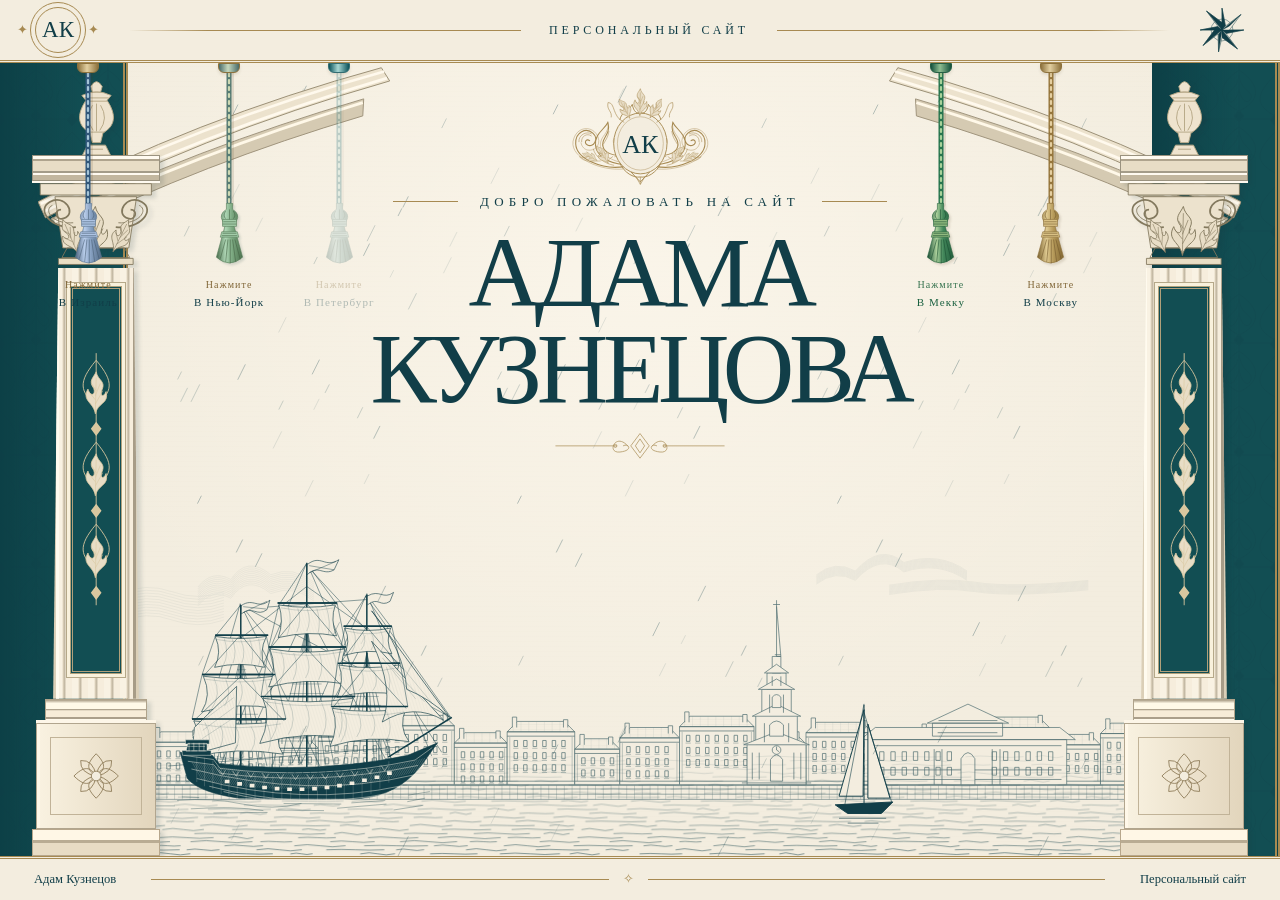
<file: index.html>
<!-- Исходный шаблон страницы. build.ps1 подставляет SVG-фрагменты и создаёт index.html; стили и логика подключаются отдельными файлами. -->
<!doctype html>
<html lang="ru">
<head>
  <meta charset="utf-8">
  <meta name="viewport" content="width=device-width, initial-scale=1">
  <meta name="color-scheme" content="light">
  <meta name="theme-color" content="#124e53">
  <meta name="description" content="Адам Кузнецов — персональный сайт.">
  <title>Адам Кузнецов — Персональный сайт</title>
  <link rel="stylesheet" href="styles.css">
</head>
<body>
<!-- Общая библиотека SVG-символов: повторяющиеся орнаменты используются через ссылки, а не копируются целиком. -->
  <svg class="svg-library" xmlns="http://www.w3.org/2000/svg" aria-hidden="true"><defs>
  <pattern id="damask" x="0" y="0" width="72" height="112" patternUnits="userSpaceOnUse">
    <g fill="none" stroke="currentColor" stroke-width=".8">
      <path d="M36 0v112M0 56h72M36 7C12 23 16 39 36 48C56 39 60 23 36 7ZM36 64C12 80 16 96 36 105C56 96 60 80 36 64Z"/>
      <path d="M36 12C34 30 19 28 25 37C31 43 36 30 36 26C36 30 42 44 47 37C53 28 38 30 36 12ZM36 68C33 87 20 84 25 95C31 101 36 86 36 82C36 86 42 101 47 95C53 84 39 87 36 68ZM0 12C20 32 20 42 0 53M72 12C52 32 52 42 72 53M0 69C20 89 20 99 0 110M72 69C52 89 52 99 72 110"/>
      <path d="m31 53 5-6 5 6-5 6ZM-5 57l5-6 5 6-5 6Zm72 0 5-6 5 6-5 6Z" fill="currentColor"/>
    </g>
  </pattern>
  <symbol id="leaf" viewBox="0 0 28 54">
    <path d="M13 52C11 38-4 36 4 22C7 32 14 29 11 21C4 12 11 8 14 1C16 12 26 12 21 23C18 30 23 33 26 25C30 40 16 38 13 52Z" fill="var(--stone, #e8ddc6)" stroke="currentColor" stroke-width="1"/>
    <path d="M14 8 13 50M5 25l8 10m9-11-9 16M9 16l5 8m5-9-6 15" fill="none" stroke="currentColor" stroke-width=".7"/>
  </symbol>
  <symbol id="scroll" viewBox="0 0 110 100">
    <g fill="none" stroke="currentColor" stroke-linecap="round">
      <path d="M102 91C59 99 10 77 9 49C8 26 29 18 41 29C53 40 42 57 31 51C23 47 29 38 35 43M100 88C64 84 48 69 46 52C44 30 62 23 69 9C76 32 55 39 60 54C63 66 80 72 94 70" stroke-width="2"/>
      <path d="M98 96C54 100 0 75 4 45C9 15 42 13 51 37C59 62 23 71 19 47M99 85C69 79 55 65 55 51C55 33 73 30 69 9M88 69C89 52 74 51 81 38C87 45 93 41 94 30C105 40 91 57 95 68M55 81C42 81 25 84 16 73C31 79 37 70 30 64" stroke-width=".8"/>
      <path d="M38 30C29 25 14 32 15 45M38 34C30 28 19 35 20 45M42 59C45 73 63 86 80 89M61 49C65 42 70 35 71 26M82 73l6-3m-17 8 7-5m-16 1 6-5m-14-2 7-3"/>
    </g>
    <use href="#leaf" x="49" y="48" width="22" height="42" transform="rotate(-35 60 70)"/>
    <use href="#leaf" x="24" y="55" width="17" height="34" transform="rotate(-65 35 70)"/>
  </symbol>
  <symbol id="crest" viewBox="0 0 230 160">
    <g color="currentColor">
      <use href="#scroll" x="3" y="45" width="95" height="95"/>
      <use href="#scroll" x="3" y="45" width="95" height="95" transform="translate(230 0) scale(-1 1)"/>
      <ellipse cx="115" cy="91" rx="43" ry="49" fill="var(--paper, #f3eddf)" stroke="currentColor" stroke-width="1.5"/>
      <ellipse cx="115" cy="91" rx="37" ry="43" fill="none" stroke="currentColor" stroke-width=".7"/>
      <path d="M82 53C84 40 98 37 102 28C104 40 110 44 115 41C120 44 126 40 128 28C132 37 146 40 148 53M82 123C89 138 104 147 115 145C126 147 141 138 148 123M100 137l15 16 15-16" fill="none" stroke="currentColor" stroke-width="1.5"/>
      <use href="#leaf" x="103" y="1" width="24" height="48"/>
      <use href="#leaf" x="80" y="16" width="20" height="38" transform="rotate(-30 90 35)"/>
      <use href="#leaf" x="130" y="16" width="20" height="38" transform="rotate(30 140 35)"/>
      <path d="M89 57C69 48 75 25 63 25C60 37 70 39 68 49M141 57C161 48 155 25 167 25C170 37 160 39 162 49" fill="none" stroke="currentColor"/>
      <path d="m108 145 7 12 7-12M115 145v12" fill="none" stroke="currentColor"/>
    </g>
  </symbol>
  <symbol id="capital" viewBox="0 0 140 100">
    <path d="M6 3h128v13H6ZM23 18h94l-9 59H32Z" fill="#ece2cd" stroke="currentColor"/>
    <g fill="none" stroke="currentColor">
      <path d="M47 53C18 56 1 33 17 24C34 14 49 38 33 43C24 46 21 33 30 33M93 53C122 56 139 33 123 24C106 14 91 38 107 43C116 46 119 33 110 33" stroke-width="2"/>
      <path d="M44 48C20 50 9 33 20 28M96 48C120 50 131 33 120 28M37 77h66l6 11H31Z"/>
    </g>
    <use href="#leaf" x="54" y="28" width="31" height="60"/>
    <use href="#leaf" x="29" y="42" width="25" height="44" transform="rotate(-25 40 65)"/>
    <use href="#leaf" x="86" y="42" width="25" height="44" transform="rotate(25 100 65)"/>
    <path d="M27 89h86v7H27Z" fill="#e9dec5" stroke="currentColor"/>
  </symbol>
  <symbol id="pendant" viewBox="0 0 40 300">
    <path d="M20 8v283M20 16C-1 41 2 51 20 67C38 51 41 41 20 16ZM20 108C-1 133 2 143 20 159C38 143 41 133 20 108ZM20 200C-1 225 2 235 20 251C38 235 41 225 20 200Z" fill="none" stroke="currentColor" stroke-width="1"/>
    <use href="#leaf" x="7" y="28" width="26" height="50"/>
    <use href="#leaf" x="7" y="120" width="26" height="50"/>
    <use href="#leaf" x="7" y="212" width="26" height="50"/>
    <path d="m20 85 6 8-6 8-6-8Zm0 92 6 8-6 8-6-8Zm0 92 6 8-6 8-6-8Z" fill="currentColor"/>
  </symbol>
  <symbol id="rosette" viewBox="0 0 60 60">
    <g fill="none" stroke="currentColor">
      <path d="M30 7C17 20 23 25 30 30C37 25 43 20 30 7ZM30 53C17 40 23 35 30 30C37 35 43 40 30 53ZM7 30C20 17 25 23 30 30C25 37 20 43 7 30ZM53 30C40 17 35 23 30 30C35 37 40 43 53 30Z"/>
      <path d="M14 14Q13 27 30 30Q27 13 14 14ZM46 14Q33 13 30 30Q47 27 46 14ZM46 46Q47 33 30 30Q33 47 46 46ZM14 46Q27 47 30 30Q13 33 14 46Z"/>
      <circle cx="30" cy="30" r="5" fill="var(--paper, #f3eddf)"/>
    </g>
  </symbol>
  <symbol id="urn" viewBox="0 0 70 92">
    <g fill="#eee3ce" stroke="currentColor" stroke-width="1.2">
      <path d="M28 8Q35-4 42 8L40 15H30ZM17 19Q35 10 53 19L48 25Q66 52 43 65L40 77H30L27 65Q4 52 22 25ZM24 80h22l6 12H18Z"/>
      <path d="M22 26h26M25 64h20M30 31Q20 47 31 62M35 29v34M40 31Q50 47 39 62M20 22h30M27 85h16" fill="none"/>
    </g>
  </symbol>
  <symbol id="gable" viewBox="0 0 400 180">
    <path d="M0 147Q166 60 370 5L379 19Q169 78 8 164Z" fill="#ece2cd" stroke="#958a70" stroke-width="1"/>
    <path d="M3 149Q172 64 373 9M7 157Q174 75 376 16" fill="none" stroke="#fff9ed" stroke-width="3"/>
    <path d="M14 165Q167 91 351 38L350 56Q178 106 29 178Z" fill="#d5cab2" stroke="#9c9078"/>
    <path d="M18 168Q170 96 350 42" fill="none" stroke="#fff8e8" stroke-width="3"/>
  </symbol>
  <symbol id="compass" viewBox="0 0 80 80">
    <g stroke="currentColor" stroke-width=".8">
      <circle cx="40" cy="40" r="19" fill="none"/>
      <path d="m40 2 6 31 27-20-20 27 25 0-31 6 20 27-27-20-6 25-1-31L7 67l20-27L2 40l31-6L13 7l27 20Z" fill="var(--paper, #f3eddf)"/>
      <path d="M40 2v38l6-7ZM73 13 40 40l13-7ZM78 40H40l7 6ZM67 73 40 40l0 13ZM34 78l6-38-6 7ZM7 67l33-27-13 0ZM2 40h38l-7-6ZM13 7l27 33 0-13Z" fill="currentColor"/>
    </g>
  </symbol>
  <symbol id="divider" viewBox="0 0 220 36">
    <g fill="none" stroke="currentColor" stroke-width=".9">
      <path d="M0 18h80m60 0h80M94 18c-16-18-28 10-10 8s11-12 4-8m38 0c16-18 28 10 10 8s-11-12-4-8M110 2l12 16-12 16-12-16Z"/>
      <path d="m110 9 6 9-6 9-6-9Z"/>
      <circle cx="78" cy="18" r="2"/><circle cx="142" cy="18" r="2"/>
    </g>
  </symbol>
</defs></svg>

  <main class="book" aria-label="Персональный сайт Адама Кузнецова">
  <div class="book-stage">
<!-- Петербург — начальная сцена. data-fold у деталей задаёт способ сгиба, data-delay — их очередь при перелистывании. -->
  <section id="petersburg-scene" class="site scene scene--petersburg" aria-labelledby="name">
    <header class="masthead">
      <span class="small-seal" aria-hidden="true">АК</span>
      <div class="header-title"><p class="site-label">ПЕРСОНАЛЬНЫЙ САЙТ</p></div>
      <button class="compass-trigger" type="button" aria-label="Роза ветров"><svg class="compass" viewBox="0 0 80 80" aria-hidden="true"><use href="#compass"/></svg></button>
    </header>
    <div class="hero">
      <div class="petersburg-rain" aria-hidden="true" hidden></div>
      <div class="wall" data-fold="left" data-delay=".18" aria-hidden="true"><svg class="wall-pattern"><rect width="100%" height="100%" fill="url(#damask)"/></svg></div>
      <div class="wall wall-right" data-fold="right" data-delay=".18" aria-hidden="true"><svg class="wall-pattern"><rect width="100%" height="100%" fill="url(#damask)"/></svg></div>
      <div class="pediment" data-fold="left" aria-hidden="true"><svg viewBox="0 0 400 180" preserveAspectRatio="none"><use href="#gable"/></svg></div>
      <div class="pediment pediment-right" data-fold="right" aria-hidden="true"><svg viewBox="0 0 400 180" preserveAspectRatio="none"><use href="#gable"/></svg></div>
      <div class="column column-left" data-fold="left" data-delay=".10" aria-hidden="true">
  <svg class="urn" viewBox="0 0 70 92"><use href="#urn"/></svg>
  <div class="abacus"></div>
  <svg class="capital" viewBox="0 0 140 100"><use href="#capital"/></svg>
  <div class="shaft"><div class="shaft-panel"><svg class="pendant" viewBox="0 0 40 300"><use href="#pendant"/></svg></div></div>
  <div class="base-ring"></div>
  <div class="plinth"><svg viewBox="0 0 60 60"><use href="#rosette"/></svg></div>
  <div class="foot"></div>
</div>
<div class="column column-right" data-fold="right" data-delay=".10" aria-hidden="true">
  <svg class="urn" viewBox="0 0 70 92"><use href="#urn"/></svg>
  <div class="abacus"></div>
  <svg class="capital" viewBox="0 0 140 100"><use href="#capital"/></svg>
  <div class="shaft"><div class="shaft-panel"><svg class="pendant" viewBox="0 0 40 300"><use href="#pendant"/></svg></div></div>
  <div class="base-ring"></div>
  <div class="plinth"><svg viewBox="0 0 60 60"><use href="#rosette"/></svg></div>
  <div class="foot"></div>
</div>

      <div class="intro">
        <div class="crest" data-fold="paper" data-delay=".10" aria-hidden="true">
          <svg viewBox="0 0 230 160"><use href="#crest"/><text class="monogram" x="115" y="91" dy=".35em" text-anchor="middle">АК</text></svg>
        </div>
        <div class="intro-copy" data-fold="copy" data-delay=".22">
        <p class="welcome">ДОБРО ПОЖАЛОВАТЬ НА САЙТ</p>
        <!-- Реальный текст: имя и фамилию можно редактировать здесь. -->
        <h1 id="name"><span>АДАМА</span> <span>КУЗНЕЦОВА</span></h1>
        <svg class="name-rule" viewBox="0 0 220 36" aria-hidden="true"><use href="#divider"/></svg>
        </div>
      </div>
      <div class="harbor" aria-hidden="true">
        <svg class="clouds" data-fold="paper" data-delay=".12" xmlns="http://www.w3.org/2000/svg" viewBox="0 0 1200 170" preserveAspectRatio="none" aria-hidden="true"><g fill="none" stroke="currentColor" stroke-width=".65">
<path d='M0 75q30 -12 60 -2t60 0m-30 -5q16 -19 38 -8q19 -26 46 -5q26 -10 50 8m580 -8q22 -16 45 -4q29 -30 56 -9q40 -12 73 9m-90 15q60 -9 100 -3t130 -2'/>
<path d='M0 78q30 -12 60 -2t60 0m-30 -6q16 -19 38 -8q19 -26 46 -5q26 -10 50 8m580 -9q22 -16 45 -4q29 -30 56 -9q40 -12 73 9m-90 15q60 -9 100 -3t130 -2'/>
<path d='M0 81q30 -12 60 -2t60 0m-30 -7q16 -19 38 -8q19 -26 46 -5q26 -10 50 8m580 -10q22 -16 45 -4q29 -30 56 -9q40 -12 73 9m-90 15q60 -9 100 -3t130 -2'/>
<path d='M0 84q30 -12 60 -2t60 0m-30 -8q16 -19 38 -8q19 -26 46 -5q26 -10 50 8m580 -11q22 -16 45 -4q29 -30 56 -9q40 -12 73 9m-90 15q60 -9 100 -3t130 -2'/>
<path d='M0 87q30 -12 60 -2t60 0m-30 -9q16 -19 38 -8q19 -26 46 -5q26 -10 50 8m580 -12q22 -16 45 -4q29 -30 56 -9q40 -12 73 9m-90 15q60 -9 100 -3t130 -2'/>
<path d='M0 90q30 -12 60 -2t60 0m-30 -10q16 -19 38 -8q19 -26 46 -5q26 -10 50 8m580 -13q22 -16 45 -4q29 -30 56 -9q40 -12 73 9m-90 15q60 -9 100 -3t130 -2'/>
<path d='M0 93q30 -12 60 -2t60 0m-30 -11q16 -19 38 -8q19 -26 46 -5q26 -10 50 8m580 -14q22 -16 45 -4q29 -30 56 -9q40 -12 73 9m-90 15q60 -9 100 -3t130 -2'/>
<path d='M0 96q30 -12 60 -2t60 0m-30 -12q16 -19 38 -8q19 -26 46 -5q26 -10 50 8m580 -15q22 -16 45 -4q29 -30 56 -9q40 -12 73 9m-90 15q60 -9 100 -3t130 -2'/>
<path d='M0 99q30 -12 60 -2t60 0m-30 -13q16 -19 38 -8q19 -26 46 -5q26 -10 50 8m580 -16q22 -16 45 -4q29 -30 56 -9q40 -12 73 9m-90 15q60 -9 100 -3t130 -2'/>
<path d='M0 102q30 -12 60 -2t60 0m-30 -14q16 -19 38 -8q19 -26 46 -5q26 -10 50 8m580 -17q22 -16 45 -4q29 -30 56 -9q40 -12 73 9m-90 15q60 -9 100 -3t130 -2'/>
<path d='M0 105q30 -12 60 -2t60 0m-30 -15q16 -19 38 -8q19 -26 46 -5q26 -10 50 8m580 -18q22 -16 45 -4q29 -30 56 -9q40 -12 73 9m-90 15q60 -9 100 -3t130 -2'/>
</g></svg>

        <svg class="city" data-fold="paper" data-delay=".08" xmlns="http://www.w3.org/2000/svg" viewBox="0 0 1200 240" preserveAspectRatio="xMidYMax meet" aria-hidden="true"><defs><pattern id="masonry" width="9" height="6" patternUnits="userSpaceOnUse"><path d="M0 6H9M4 0V6" fill="none" stroke="currentColor" stroke-width=".3" opacity=".3"/></pattern></defs><g stroke="currentColor" stroke-width=".8" stroke-linejoin="round">
<g class='facade'><path d='M-10 213V177h45v36Z' fill='var(--paper)'/><path d='M-10 177l12 -12h21l12 12Z' fill='url(#masonry)'/><path d='M-10 182h45M-10 209h45' fill='none'/>
<path d='M-2 187h4v7h-4Z' fill='none'/><path d='M-3 196h6' stroke-width='.45'/>
<path d='M9 187h4v7h-4Z' fill='none'/><path d='M8 196h6' stroke-width='.45'/>
<path d='M20 187h4v7h-4Z' fill='none'/><path d='M19 196h6' stroke-width='.45'/>
<path d='M-2 201h4v7h-4Z' fill='none'/><path d='M-3 210h6' stroke-width='.45'/>
<path d='M9 201h4v7h-4Z' fill='none'/><path d='M8 210h6' stroke-width='.45'/>
<path d='M20 201h4v7h-4Z' fill='none'/><path d='M19 210h6' stroke-width='.45'/>
<path d='M-4 172v-12h5v12m21 0v-9h5v9' fill='var(--paper)'/><path d='M-7 183v26M32 183v26' fill='none' stroke-width='.4'/></g>
<g class='facade'><path d='M35 213V164h62v49Z' fill='var(--paper)'/><path d='M35 164l12 -12h38l12 12Z' fill='url(#masonry)'/><path d='M35 169h62M35 209h62' fill='none'/>
<path d='M43 174h4v7h-4Z' fill='none'/><path d='M42 183h6' stroke-width='.45'/>
<path d='M54 174h4v7h-4Z' fill='none'/><path d='M53 183h6' stroke-width='.45'/>
<path d='M65 174h4v7h-4Z' fill='none'/><path d='M64 183h6' stroke-width='.45'/>
<path d='M76 174h4v7h-4Z' fill='none'/><path d='M75 183h6' stroke-width='.45'/>
<path d='M87 174h4v7h-4Z' fill='none'/><path d='M86 183h6' stroke-width='.45'/>
<path d='M43 188h4v7h-4Z' fill='none'/><path d='M42 197h6' stroke-width='.45'/>
<path d='M54 188h4v7h-4Z' fill='none'/><path d='M53 197h6' stroke-width='.45'/>
<path d='M65 188h4v7h-4Z' fill='none'/><path d='M64 197h6' stroke-width='.45'/>
<path d='M76 188h4v7h-4Z' fill='none'/><path d='M75 197h6' stroke-width='.45'/>
<path d='M87 188h4v7h-4Z' fill='none'/><path d='M86 197h6' stroke-width='.45'/>
<path d='M43 202h4v7h-4Z' fill='none'/><path d='M42 211h6' stroke-width='.45'/>
<path d='M54 202h4v7h-4Z' fill='none'/><path d='M53 211h6' stroke-width='.45'/>
<path d='M65 202h4v7h-4Z' fill='none'/><path d='M64 211h6' stroke-width='.45'/>
<path d='M76 202h4v7h-4Z' fill='none'/><path d='M75 211h6' stroke-width='.45'/>
<path d='M87 202h4v7h-4Z' fill='none'/><path d='M86 211h6' stroke-width='.45'/>
<path d='M41 159v-12h5v12m38 0v-9h5v9' fill='var(--paper)'/><path d='M38 170v39M94 170v39' fill='none' stroke-width='.4'/></g>
<g class='facade'><path d='M97 213V151h79v62Z' fill='var(--paper)'/><path d='M97 151l12 -12h55l12 12Z' fill='url(#masonry)'/><path d='M97 156h79M97 209h79' fill='none'/>
<path d='M105 161h4v7h-4Z' fill='none'/><path d='M104 170h6' stroke-width='.45'/>
<path d='M116 161h4v7h-4Z' fill='none'/><path d='M115 170h6' stroke-width='.45'/>
<path d='M127 161h4v7h-4Z' fill='none'/><path d='M126 170h6' stroke-width='.45'/>
<path d='M138 161h4v7h-4Z' fill='none'/><path d='M137 170h6' stroke-width='.45'/>
<path d='M149 161h4v7h-4Z' fill='none'/><path d='M148 170h6' stroke-width='.45'/>
<path d='M160 161h4v7h-4Z' fill='none'/><path d='M159 170h6' stroke-width='.45'/>
<path d='M105 175h4v7h-4Z' fill='none'/><path d='M104 184h6' stroke-width='.45'/>
<path d='M116 175h4v7h-4Z' fill='none'/><path d='M115 184h6' stroke-width='.45'/>
<path d='M127 175h4v7h-4Z' fill='none'/><path d='M126 184h6' stroke-width='.45'/>
<path d='M138 175h4v7h-4Z' fill='none'/><path d='M137 184h6' stroke-width='.45'/>
<path d='M149 175h4v7h-4Z' fill='none'/><path d='M148 184h6' stroke-width='.45'/>
<path d='M160 175h4v7h-4Z' fill='none'/><path d='M159 184h6' stroke-width='.45'/>
<path d='M105 189h4v7h-4Z' fill='none'/><path d='M104 198h6' stroke-width='.45'/>
<path d='M116 189h4v7h-4Z' fill='none'/><path d='M115 198h6' stroke-width='.45'/>
<path d='M127 189h4v7h-4Z' fill='none'/><path d='M126 198h6' stroke-width='.45'/>
<path d='M138 189h4v7h-4Z' fill='none'/><path d='M137 198h6' stroke-width='.45'/>
<path d='M149 189h4v7h-4Z' fill='none'/><path d='M148 198h6' stroke-width='.45'/>
<path d='M160 189h4v7h-4Z' fill='none'/><path d='M159 198h6' stroke-width='.45'/>
<path d='M103 146v-12h5v12m55 0v-9h5v9' fill='var(--paper)'/><path d='M100 157v52M173 157v52' fill='none' stroke-width='.4'/></g>
<g class='facade'><path d='M176 213V171h53v42Z' fill='var(--paper)'/><path d='M176 171l12 -12h29l12 12Z' fill='url(#masonry)'/><path d='M176 176h53M176 209h53' fill='none'/>
<path d='M184 181h4v7h-4Z' fill='none'/><path d='M183 190h6' stroke-width='.45'/>
<path d='M195 181h4v7h-4Z' fill='none'/><path d='M194 190h6' stroke-width='.45'/>
<path d='M206 181h4v7h-4Z' fill='none'/><path d='M205 190h6' stroke-width='.45'/>
<path d='M217 181h4v7h-4Z' fill='none'/><path d='M216 190h6' stroke-width='.45'/>
<path d='M184 195h4v7h-4Z' fill='none'/><path d='M183 204h6' stroke-width='.45'/>
<path d='M195 195h4v7h-4Z' fill='none'/><path d='M194 204h6' stroke-width='.45'/>
<path d='M206 195h4v7h-4Z' fill='none'/><path d='M205 204h6' stroke-width='.45'/>
<path d='M217 195h4v7h-4Z' fill='none'/><path d='M216 204h6' stroke-width='.45'/>
<path d='M182 166v-12h5v12m29 0v-9h5v9' fill='var(--paper)'/><path d='M179 177v32M226 177v32' fill='none' stroke-width='.4'/></g>
<g class='facade'><path d='M229 213V158h70v55Z' fill='var(--paper)'/><path d='M229 158l12 -12h46l12 12Z' fill='url(#masonry)'/><path d='M229 163h70M229 209h70' fill='none'/>
<path d='M237 168h4v7h-4Z' fill='none'/><path d='M236 177h6' stroke-width='.45'/>
<path d='M248 168h4v7h-4Z' fill='none'/><path d='M247 177h6' stroke-width='.45'/>
<path d='M259 168h4v7h-4Z' fill='none'/><path d='M258 177h6' stroke-width='.45'/>
<path d='M270 168h4v7h-4Z' fill='none'/><path d='M269 177h6' stroke-width='.45'/>
<path d='M281 168h4v7h-4Z' fill='none'/><path d='M280 177h6' stroke-width='.45'/>
<path d='M292 168h4v7h-4Z' fill='none'/><path d='M291 177h6' stroke-width='.45'/>
<path d='M237 182h4v7h-4Z' fill='none'/><path d='M236 191h6' stroke-width='.45'/>
<path d='M248 182h4v7h-4Z' fill='none'/><path d='M247 191h6' stroke-width='.45'/>
<path d='M259 182h4v7h-4Z' fill='none'/><path d='M258 191h6' stroke-width='.45'/>
<path d='M270 182h4v7h-4Z' fill='none'/><path d='M269 191h6' stroke-width='.45'/>
<path d='M281 182h4v7h-4Z' fill='none'/><path d='M280 191h6' stroke-width='.45'/>
<path d='M292 182h4v7h-4Z' fill='none'/><path d='M291 191h6' stroke-width='.45'/>
<path d='M237 196h4v7h-4Z' fill='none'/><path d='M236 205h6' stroke-width='.45'/>
<path d='M248 196h4v7h-4Z' fill='none'/><path d='M247 205h6' stroke-width='.45'/>
<path d='M259 196h4v7h-4Z' fill='none'/><path d='M258 205h6' stroke-width='.45'/>
<path d='M270 196h4v7h-4Z' fill='none'/><path d='M269 205h6' stroke-width='.45'/>
<path d='M281 196h4v7h-4Z' fill='none'/><path d='M280 205h6' stroke-width='.45'/>
<path d='M292 196h4v7h-4Z' fill='none'/><path d='M291 205h6' stroke-width='.45'/>
<path d='M235 153v-12h5v12m46 0v-9h5v9' fill='var(--paper)'/><path d='M232 164v45M296 164v45' fill='none' stroke-width='.4'/></g>
<g class='facade'><path d='M299 213V145h87v68Z' fill='var(--paper)'/><path d='M299 145l12 -12h63l12 12Z' fill='url(#masonry)'/><path d='M299 150h87M299 209h87' fill='none'/>
<path d='M307 155h4v7h-4Z' fill='none'/><path d='M306 164h6' stroke-width='.45'/>
<path d='M318 155h4v7h-4Z' fill='none'/><path d='M317 164h6' stroke-width='.45'/>
<path d='M329 155h4v7h-4Z' fill='none'/><path d='M328 164h6' stroke-width='.45'/>
<path d='M340 155h4v7h-4Z' fill='none'/><path d='M339 164h6' stroke-width='.45'/>
<path d='M351 155h4v7h-4Z' fill='none'/><path d='M350 164h6' stroke-width='.45'/>
<path d='M362 155h4v7h-4Z' fill='none'/><path d='M361 164h6' stroke-width='.45'/>
<path d='M373 155h4v7h-4Z' fill='none'/><path d='M372 164h6' stroke-width='.45'/>
<path d='M307 169h4v7h-4Z' fill='none'/><path d='M306 178h6' stroke-width='.45'/>
<path d='M318 169h4v7h-4Z' fill='none'/><path d='M317 178h6' stroke-width='.45'/>
<path d='M329 169h4v7h-4Z' fill='none'/><path d='M328 178h6' stroke-width='.45'/>
<path d='M340 169h4v7h-4Z' fill='none'/><path d='M339 178h6' stroke-width='.45'/>
<path d='M351 169h4v7h-4Z' fill='none'/><path d='M350 178h6' stroke-width='.45'/>
<path d='M362 169h4v7h-4Z' fill='none'/><path d='M361 178h6' stroke-width='.45'/>
<path d='M373 169h4v7h-4Z' fill='none'/><path d='M372 178h6' stroke-width='.45'/>
<path d='M307 183h4v7h-4Z' fill='none'/><path d='M306 192h6' stroke-width='.45'/>
<path d='M318 183h4v7h-4Z' fill='none'/><path d='M317 192h6' stroke-width='.45'/>
<path d='M329 183h4v7h-4Z' fill='none'/><path d='M328 192h6' stroke-width='.45'/>
<path d='M340 183h4v7h-4Z' fill='none'/><path d='M339 192h6' stroke-width='.45'/>
<path d='M351 183h4v7h-4Z' fill='none'/><path d='M350 192h6' stroke-width='.45'/>
<path d='M362 183h4v7h-4Z' fill='none'/><path d='M361 192h6' stroke-width='.45'/>
<path d='M373 183h4v7h-4Z' fill='none'/><path d='M372 192h6' stroke-width='.45'/>
<path d='M305 140v-12h5v12m63 0v-9h5v9' fill='var(--paper)'/><path d='M302 151v58M383 151v58' fill='none' stroke-width='.4'/></g>
<g class='facade'><path d='M386 213V165h61v48Z' fill='var(--paper)'/><path d='M386 165l12 -12h37l12 12Z' fill='url(#masonry)'/><path d='M386 170h61M386 209h61' fill='none'/>
<path d='M394 175h4v7h-4Z' fill='none'/><path d='M393 184h6' stroke-width='.45'/>
<path d='M405 175h4v7h-4Z' fill='none'/><path d='M404 184h6' stroke-width='.45'/>
<path d='M416 175h4v7h-4Z' fill='none'/><path d='M415 184h6' stroke-width='.45'/>
<path d='M427 175h4v7h-4Z' fill='none'/><path d='M426 184h6' stroke-width='.45'/>
<path d='M438 175h4v7h-4Z' fill='none'/><path d='M437 184h6' stroke-width='.45'/>
<path d='M394 189h4v7h-4Z' fill='none'/><path d='M393 198h6' stroke-width='.45'/>
<path d='M405 189h4v7h-4Z' fill='none'/><path d='M404 198h6' stroke-width='.45'/>
<path d='M416 189h4v7h-4Z' fill='none'/><path d='M415 198h6' stroke-width='.45'/>
<path d='M427 189h4v7h-4Z' fill='none'/><path d='M426 198h6' stroke-width='.45'/>
<path d='M438 189h4v7h-4Z' fill='none'/><path d='M437 198h6' stroke-width='.45'/>
<path d='M394 203h4v7h-4Z' fill='none'/><path d='M393 212h6' stroke-width='.45'/>
<path d='M405 203h4v7h-4Z' fill='none'/><path d='M404 212h6' stroke-width='.45'/>
<path d='M416 203h4v7h-4Z' fill='none'/><path d='M415 212h6' stroke-width='.45'/>
<path d='M427 203h4v7h-4Z' fill='none'/><path d='M426 212h6' stroke-width='.45'/>
<path d='M438 203h4v7h-4Z' fill='none'/><path d='M437 212h6' stroke-width='.45'/>
<path d='M392 160v-12h5v12m37 0v-9h5v9' fill='var(--paper)'/><path d='M389 171v38M444 171v38' fill='none' stroke-width='.4'/></g>
<g class='facade'><path d='M447 213V152h78v61Z' fill='var(--paper)'/><path d='M447 152l12 -12h54l12 12Z' fill='url(#masonry)'/><path d='M447 157h78M447 209h78' fill='none'/>
<path d='M455 162h4v7h-4Z' fill='none'/><path d='M454 171h6' stroke-width='.45'/>
<path d='M466 162h4v7h-4Z' fill='none'/><path d='M465 171h6' stroke-width='.45'/>
<path d='M477 162h4v7h-4Z' fill='none'/><path d='M476 171h6' stroke-width='.45'/>
<path d='M488 162h4v7h-4Z' fill='none'/><path d='M487 171h6' stroke-width='.45'/>
<path d='M499 162h4v7h-4Z' fill='none'/><path d='M498 171h6' stroke-width='.45'/>
<path d='M510 162h4v7h-4Z' fill='none'/><path d='M509 171h6' stroke-width='.45'/>
<path d='M455 176h4v7h-4Z' fill='none'/><path d='M454 185h6' stroke-width='.45'/>
<path d='M466 176h4v7h-4Z' fill='none'/><path d='M465 185h6' stroke-width='.45'/>
<path d='M477 176h4v7h-4Z' fill='none'/><path d='M476 185h6' stroke-width='.45'/>
<path d='M488 176h4v7h-4Z' fill='none'/><path d='M487 185h6' stroke-width='.45'/>
<path d='M499 176h4v7h-4Z' fill='none'/><path d='M498 185h6' stroke-width='.45'/>
<path d='M510 176h4v7h-4Z' fill='none'/><path d='M509 185h6' stroke-width='.45'/>
<path d='M455 190h4v7h-4Z' fill='none'/><path d='M454 199h6' stroke-width='.45'/>
<path d='M466 190h4v7h-4Z' fill='none'/><path d='M465 199h6' stroke-width='.45'/>
<path d='M477 190h4v7h-4Z' fill='none'/><path d='M476 199h6' stroke-width='.45'/>
<path d='M488 190h4v7h-4Z' fill='none'/><path d='M487 199h6' stroke-width='.45'/>
<path d='M499 190h4v7h-4Z' fill='none'/><path d='M498 199h6' stroke-width='.45'/>
<path d='M510 190h4v7h-4Z' fill='none'/><path d='M509 199h6' stroke-width='.45'/>
<path d='M453 147v-12h5v12m54 0v-9h5v9' fill='var(--paper)'/><path d='M450 158v51M522 158v51' fill='none' stroke-width='.4'/></g>
<g class='facade'><path d='M525 213V172h52v41Z' fill='var(--paper)'/><path d='M525 172l12 -12h28l12 12Z' fill='url(#masonry)'/><path d='M525 177h52M525 209h52' fill='none'/>
<path d='M533 182h4v7h-4Z' fill='none'/><path d='M532 191h6' stroke-width='.45'/>
<path d='M544 182h4v7h-4Z' fill='none'/><path d='M543 191h6' stroke-width='.45'/>
<path d='M555 182h4v7h-4Z' fill='none'/><path d='M554 191h6' stroke-width='.45'/>
<path d='M566 182h4v7h-4Z' fill='none'/><path d='M565 191h6' stroke-width='.45'/>
<path d='M533 196h4v7h-4Z' fill='none'/><path d='M532 205h6' stroke-width='.45'/>
<path d='M544 196h4v7h-4Z' fill='none'/><path d='M543 205h6' stroke-width='.45'/>
<path d='M555 196h4v7h-4Z' fill='none'/><path d='M554 205h6' stroke-width='.45'/>
<path d='M566 196h4v7h-4Z' fill='none'/><path d='M565 205h6' stroke-width='.45'/>
<path d='M531 167v-12h5v12m28 0v-9h5v9' fill='var(--paper)'/><path d='M528 178v31M574 178v31' fill='none' stroke-width='.4'/></g>
<g class='facade'><path d='M577 213V159h69v54Z' fill='var(--paper)'/><path d='M577 159l12 -12h45l12 12Z' fill='url(#masonry)'/><path d='M577 164h69M577 209h69' fill='none'/>
<path d='M585 169h4v7h-4Z' fill='none'/><path d='M584 178h6' stroke-width='.45'/>
<path d='M596 169h4v7h-4Z' fill='none'/><path d='M595 178h6' stroke-width='.45'/>
<path d='M607 169h4v7h-4Z' fill='none'/><path d='M606 178h6' stroke-width='.45'/>
<path d='M618 169h4v7h-4Z' fill='none'/><path d='M617 178h6' stroke-width='.45'/>
<path d='M629 169h4v7h-4Z' fill='none'/><path d='M628 178h6' stroke-width='.45'/>
<path d='M585 183h4v7h-4Z' fill='none'/><path d='M584 192h6' stroke-width='.45'/>
<path d='M596 183h4v7h-4Z' fill='none'/><path d='M595 192h6' stroke-width='.45'/>
<path d='M607 183h4v7h-4Z' fill='none'/><path d='M606 192h6' stroke-width='.45'/>
<path d='M618 183h4v7h-4Z' fill='none'/><path d='M617 192h6' stroke-width='.45'/>
<path d='M629 183h4v7h-4Z' fill='none'/><path d='M628 192h6' stroke-width='.45'/>
<path d='M585 197h4v7h-4Z' fill='none'/><path d='M584 206h6' stroke-width='.45'/>
<path d='M596 197h4v7h-4Z' fill='none'/><path d='M595 206h6' stroke-width='.45'/>
<path d='M607 197h4v7h-4Z' fill='none'/><path d='M606 206h6' stroke-width='.45'/>
<path d='M618 197h4v7h-4Z' fill='none'/><path d='M617 206h6' stroke-width='.45'/>
<path d='M629 197h4v7h-4Z' fill='none'/><path d='M628 206h6' stroke-width='.45'/>
<path d='M583 154v-12h5v12m45 0v-9h5v9' fill='var(--paper)'/><path d='M580 165v44M643 165v44' fill='none' stroke-width='.4'/></g>
<g class='facade'><path d='M646 213V146h86v67Z' fill='var(--paper)'/><path d='M646 146l12 -12h62l12 12Z' fill='url(#masonry)'/><path d='M646 151h86M646 209h86' fill='none'/>
<path d='M654 156h4v7h-4Z' fill='none'/><path d='M653 165h6' stroke-width='.45'/>
<path d='M665 156h4v7h-4Z' fill='none'/><path d='M664 165h6' stroke-width='.45'/>
<path d='M676 156h4v7h-4Z' fill='none'/><path d='M675 165h6' stroke-width='.45'/>
<path d='M687 156h4v7h-4Z' fill='none'/><path d='M686 165h6' stroke-width='.45'/>
<path d='M698 156h4v7h-4Z' fill='none'/><path d='M697 165h6' stroke-width='.45'/>
<path d='M709 156h4v7h-4Z' fill='none'/><path d='M708 165h6' stroke-width='.45'/>
<path d='M720 156h4v7h-4Z' fill='none'/><path d='M719 165h6' stroke-width='.45'/>
<path d='M654 170h4v7h-4Z' fill='none'/><path d='M653 179h6' stroke-width='.45'/>
<path d='M665 170h4v7h-4Z' fill='none'/><path d='M664 179h6' stroke-width='.45'/>
<path d='M676 170h4v7h-4Z' fill='none'/><path d='M675 179h6' stroke-width='.45'/>
<path d='M687 170h4v7h-4Z' fill='none'/><path d='M686 179h6' stroke-width='.45'/>
<path d='M698 170h4v7h-4Z' fill='none'/><path d='M697 179h6' stroke-width='.45'/>
<path d='M709 170h4v7h-4Z' fill='none'/><path d='M708 179h6' stroke-width='.45'/>
<path d='M720 170h4v7h-4Z' fill='none'/><path d='M719 179h6' stroke-width='.45'/>
<path d='M654 184h4v7h-4Z' fill='none'/><path d='M653 193h6' stroke-width='.45'/>
<path d='M665 184h4v7h-4Z' fill='none'/><path d='M664 193h6' stroke-width='.45'/>
<path d='M676 184h4v7h-4Z' fill='none'/><path d='M675 193h6' stroke-width='.45'/>
<path d='M687 184h4v7h-4Z' fill='none'/><path d='M686 193h6' stroke-width='.45'/>
<path d='M698 184h4v7h-4Z' fill='none'/><path d='M697 193h6' stroke-width='.45'/>
<path d='M709 184h4v7h-4Z' fill='none'/><path d='M708 193h6' stroke-width='.45'/>
<path d='M720 184h4v7h-4Z' fill='none'/><path d='M719 193h6' stroke-width='.45'/>
<path d='M652 141v-12h5v12m62 0v-9h5v9' fill='var(--paper)'/><path d='M649 152v57M729 152v57' fill='none' stroke-width='.4'/></g>
<g class='facade'><path d='M732 213V166h60v47Z' fill='var(--paper)'/><path d='M732 166l12 -12h36l12 12Z' fill='url(#masonry)'/><path d='M732 171h60M732 209h60' fill='none'/>
<path d='M740 176h4v7h-4Z' fill='none'/><path d='M739 185h6' stroke-width='.45'/>
<path d='M751 176h4v7h-4Z' fill='none'/><path d='M750 185h6' stroke-width='.45'/>
<path d='M762 176h4v7h-4Z' fill='none'/><path d='M761 185h6' stroke-width='.45'/>
<path d='M773 176h4v7h-4Z' fill='none'/><path d='M772 185h6' stroke-width='.45'/>
<path d='M784 176h4v7h-4Z' fill='none'/><path d='M783 185h6' stroke-width='.45'/>
<path d='M740 190h4v7h-4Z' fill='none'/><path d='M739 199h6' stroke-width='.45'/>
<path d='M751 190h4v7h-4Z' fill='none'/><path d='M750 199h6' stroke-width='.45'/>
<path d='M762 190h4v7h-4Z' fill='none'/><path d='M761 199h6' stroke-width='.45'/>
<path d='M773 190h4v7h-4Z' fill='none'/><path d='M772 199h6' stroke-width='.45'/>
<path d='M784 190h4v7h-4Z' fill='none'/><path d='M783 199h6' stroke-width='.45'/>
<path d='M738 161v-12h5v12m36 0v-9h5v9' fill='var(--paper)'/><path d='M735 172v37M789 172v37' fill='none' stroke-width='.4'/></g>
<g class='facade'><path d='M792 213V153h77v60Z' fill='var(--paper)'/><path d='M792 153l12 -12h53l12 12Z' fill='url(#masonry)'/><path d='M792 158h77M792 209h77' fill='none'/>
<path d='M800 163h4v7h-4Z' fill='none'/><path d='M799 172h6' stroke-width='.45'/>
<path d='M811 163h4v7h-4Z' fill='none'/><path d='M810 172h6' stroke-width='.45'/>
<path d='M822 163h4v7h-4Z' fill='none'/><path d='M821 172h6' stroke-width='.45'/>
<path d='M833 163h4v7h-4Z' fill='none'/><path d='M832 172h6' stroke-width='.45'/>
<path d='M844 163h4v7h-4Z' fill='none'/><path d='M843 172h6' stroke-width='.45'/>
<path d='M855 163h4v7h-4Z' fill='none'/><path d='M854 172h6' stroke-width='.45'/>
<path d='M800 177h4v7h-4Z' fill='none'/><path d='M799 186h6' stroke-width='.45'/>
<path d='M811 177h4v7h-4Z' fill='none'/><path d='M810 186h6' stroke-width='.45'/>
<path d='M822 177h4v7h-4Z' fill='none'/><path d='M821 186h6' stroke-width='.45'/>
<path d='M833 177h4v7h-4Z' fill='none'/><path d='M832 186h6' stroke-width='.45'/>
<path d='M844 177h4v7h-4Z' fill='none'/><path d='M843 186h6' stroke-width='.45'/>
<path d='M855 177h4v7h-4Z' fill='none'/><path d='M854 186h6' stroke-width='.45'/>
<path d='M800 191h4v7h-4Z' fill='none'/><path d='M799 200h6' stroke-width='.45'/>
<path d='M811 191h4v7h-4Z' fill='none'/><path d='M810 200h6' stroke-width='.45'/>
<path d='M822 191h4v7h-4Z' fill='none'/><path d='M821 200h6' stroke-width='.45'/>
<path d='M833 191h4v7h-4Z' fill='none'/><path d='M832 200h6' stroke-width='.45'/>
<path d='M844 191h4v7h-4Z' fill='none'/><path d='M843 200h6' stroke-width='.45'/>
<path d='M855 191h4v7h-4Z' fill='none'/><path d='M854 200h6' stroke-width='.45'/>
<path d='M798 148v-12h5v12m53 0v-9h5v9' fill='var(--paper)'/><path d='M795 159v50M866 159v50' fill='none' stroke-width='.4'/></g>
<g class='facade'><path d='M869 213V173h51v40Z' fill='var(--paper)'/><path d='M869 173l12 -12h27l12 12Z' fill='url(#masonry)'/><path d='M869 178h51M869 209h51' fill='none'/>
<path d='M877 183h4v7h-4Z' fill='none'/><path d='M876 192h6' stroke-width='.45'/>
<path d='M888 183h4v7h-4Z' fill='none'/><path d='M887 192h6' stroke-width='.45'/>
<path d='M899 183h4v7h-4Z' fill='none'/><path d='M898 192h6' stroke-width='.45'/>
<path d='M910 183h4v7h-4Z' fill='none'/><path d='M909 192h6' stroke-width='.45'/>
<path d='M877 197h4v7h-4Z' fill='none'/><path d='M876 206h6' stroke-width='.45'/>
<path d='M888 197h4v7h-4Z' fill='none'/><path d='M887 206h6' stroke-width='.45'/>
<path d='M899 197h4v7h-4Z' fill='none'/><path d='M898 206h6' stroke-width='.45'/>
<path d='M910 197h4v7h-4Z' fill='none'/><path d='M909 206h6' stroke-width='.45'/>
<path d='M875 168v-12h5v12m27 0v-9h5v9' fill='var(--paper)'/><path d='M872 179v30M917 179v30' fill='none' stroke-width='.4'/></g>
<g class='facade'><path d='M920 213V160h68v53Z' fill='var(--paper)'/><path d='M920 160l12 -12h44l12 12Z' fill='url(#masonry)'/><path d='M920 165h68M920 209h68' fill='none'/>
<path d='M928 170h4v7h-4Z' fill='none'/><path d='M927 179h6' stroke-width='.45'/>
<path d='M939 170h4v7h-4Z' fill='none'/><path d='M938 179h6' stroke-width='.45'/>
<path d='M950 170h4v7h-4Z' fill='none'/><path d='M949 179h6' stroke-width='.45'/>
<path d='M961 170h4v7h-4Z' fill='none'/><path d='M960 179h6' stroke-width='.45'/>
<path d='M972 170h4v7h-4Z' fill='none'/><path d='M971 179h6' stroke-width='.45'/>
<path d='M928 184h4v7h-4Z' fill='none'/><path d='M927 193h6' stroke-width='.45'/>
<path d='M939 184h4v7h-4Z' fill='none'/><path d='M938 193h6' stroke-width='.45'/>
<path d='M950 184h4v7h-4Z' fill='none'/><path d='M949 193h6' stroke-width='.45'/>
<path d='M961 184h4v7h-4Z' fill='none'/><path d='M960 193h6' stroke-width='.45'/>
<path d='M972 184h4v7h-4Z' fill='none'/><path d='M971 193h6' stroke-width='.45'/>
<path d='M928 198h4v7h-4Z' fill='none'/><path d='M927 207h6' stroke-width='.45'/>
<path d='M939 198h4v7h-4Z' fill='none'/><path d='M938 207h6' stroke-width='.45'/>
<path d='M950 198h4v7h-4Z' fill='none'/><path d='M949 207h6' stroke-width='.45'/>
<path d='M961 198h4v7h-4Z' fill='none'/><path d='M960 207h6' stroke-width='.45'/>
<path d='M972 198h4v7h-4Z' fill='none'/><path d='M971 207h6' stroke-width='.45'/>
<path d='M926 155v-12h5v12m44 0v-9h5v9' fill='var(--paper)'/><path d='M923 166v43M985 166v43' fill='none' stroke-width='.4'/></g>
<g class='facade'><path d='M988 213V147h85v66Z' fill='var(--paper)'/><path d='M988 147l12 -12h61l12 12Z' fill='url(#masonry)'/><path d='M988 152h85M988 209h85' fill='none'/>
<path d='M996 157h4v7h-4Z' fill='none'/><path d='M995 166h6' stroke-width='.45'/>
<path d='M1007 157h4v7h-4Z' fill='none'/><path d='M1006 166h6' stroke-width='.45'/>
<path d='M1018 157h4v7h-4Z' fill='none'/><path d='M1017 166h6' stroke-width='.45'/>
<path d='M1029 157h4v7h-4Z' fill='none'/><path d='M1028 166h6' stroke-width='.45'/>
<path d='M1040 157h4v7h-4Z' fill='none'/><path d='M1039 166h6' stroke-width='.45'/>
<path d='M1051 157h4v7h-4Z' fill='none'/><path d='M1050 166h6' stroke-width='.45'/>
<path d='M1062 157h4v7h-4Z' fill='none'/><path d='M1061 166h6' stroke-width='.45'/>
<path d='M996 171h4v7h-4Z' fill='none'/><path d='M995 180h6' stroke-width='.45'/>
<path d='M1007 171h4v7h-4Z' fill='none'/><path d='M1006 180h6' stroke-width='.45'/>
<path d='M1018 171h4v7h-4Z' fill='none'/><path d='M1017 180h6' stroke-width='.45'/>
<path d='M1029 171h4v7h-4Z' fill='none'/><path d='M1028 180h6' stroke-width='.45'/>
<path d='M1040 171h4v7h-4Z' fill='none'/><path d='M1039 180h6' stroke-width='.45'/>
<path d='M1051 171h4v7h-4Z' fill='none'/><path d='M1050 180h6' stroke-width='.45'/>
<path d='M1062 171h4v7h-4Z' fill='none'/><path d='M1061 180h6' stroke-width='.45'/>
<path d='M996 185h4v7h-4Z' fill='none'/><path d='M995 194h6' stroke-width='.45'/>
<path d='M1007 185h4v7h-4Z' fill='none'/><path d='M1006 194h6' stroke-width='.45'/>
<path d='M1018 185h4v7h-4Z' fill='none'/><path d='M1017 194h6' stroke-width='.45'/>
<path d='M1029 185h4v7h-4Z' fill='none'/><path d='M1028 194h6' stroke-width='.45'/>
<path d='M1040 185h4v7h-4Z' fill='none'/><path d='M1039 194h6' stroke-width='.45'/>
<path d='M1051 185h4v7h-4Z' fill='none'/><path d='M1050 194h6' stroke-width='.45'/>
<path d='M1062 185h4v7h-4Z' fill='none'/><path d='M1061 194h6' stroke-width='.45'/>
<path d='M994 142v-12h5v12m61 0v-9h5v9' fill='var(--paper)'/><path d='M991 153v56M1070 153v56' fill='none' stroke-width='.4'/></g>
<g class='facade'><path d='M1073 213V167h59v46Z' fill='var(--paper)'/><path d='M1073 167l12 -12h35l12 12Z' fill='url(#masonry)'/><path d='M1073 172h59M1073 209h59' fill='none'/>
<path d='M1081 177h4v7h-4Z' fill='none'/><path d='M1080 186h6' stroke-width='.45'/>
<path d='M1092 177h4v7h-4Z' fill='none'/><path d='M1091 186h6' stroke-width='.45'/>
<path d='M1103 177h4v7h-4Z' fill='none'/><path d='M1102 186h6' stroke-width='.45'/>
<path d='M1114 177h4v7h-4Z' fill='none'/><path d='M1113 186h6' stroke-width='.45'/>
<path d='M1125 177h4v7h-4Z' fill='none'/><path d='M1124 186h6' stroke-width='.45'/>
<path d='M1081 191h4v7h-4Z' fill='none'/><path d='M1080 200h6' stroke-width='.45'/>
<path d='M1092 191h4v7h-4Z' fill='none'/><path d='M1091 200h6' stroke-width='.45'/>
<path d='M1103 191h4v7h-4Z' fill='none'/><path d='M1102 200h6' stroke-width='.45'/>
<path d='M1114 191h4v7h-4Z' fill='none'/><path d='M1113 200h6' stroke-width='.45'/>
<path d='M1125 191h4v7h-4Z' fill='none'/><path d='M1124 200h6' stroke-width='.45'/>
<path d='M1079 162v-12h5v12m35 0v-9h5v9' fill='var(--paper)'/><path d='M1076 173v36M1129 173v36' fill='none' stroke-width='.4'/></g>
<g class='facade'><path d='M1132 213V154h76v59Z' fill='var(--paper)'/><path d='M1132 154l12 -12h52l12 12Z' fill='url(#masonry)'/><path d='M1132 159h76M1132 209h76' fill='none'/>
<path d='M1140 164h4v7h-4Z' fill='none'/><path d='M1139 173h6' stroke-width='.45'/>
<path d='M1151 164h4v7h-4Z' fill='none'/><path d='M1150 173h6' stroke-width='.45'/>
<path d='M1162 164h4v7h-4Z' fill='none'/><path d='M1161 173h6' stroke-width='.45'/>
<path d='M1173 164h4v7h-4Z' fill='none'/><path d='M1172 173h6' stroke-width='.45'/>
<path d='M1184 164h4v7h-4Z' fill='none'/><path d='M1183 173h6' stroke-width='.45'/>
<path d='M1195 164h4v7h-4Z' fill='none'/><path d='M1194 173h6' stroke-width='.45'/>
<path d='M1140 178h4v7h-4Z' fill='none'/><path d='M1139 187h6' stroke-width='.45'/>
<path d='M1151 178h4v7h-4Z' fill='none'/><path d='M1150 187h6' stroke-width='.45'/>
<path d='M1162 178h4v7h-4Z' fill='none'/><path d='M1161 187h6' stroke-width='.45'/>
<path d='M1173 178h4v7h-4Z' fill='none'/><path d='M1172 187h6' stroke-width='.45'/>
<path d='M1184 178h4v7h-4Z' fill='none'/><path d='M1183 187h6' stroke-width='.45'/>
<path d='M1195 178h4v7h-4Z' fill='none'/><path d='M1194 187h6' stroke-width='.45'/>
<path d='M1140 192h4v7h-4Z' fill='none'/><path d='M1139 201h6' stroke-width='.45'/>
<path d='M1151 192h4v7h-4Z' fill='none'/><path d='M1150 201h6' stroke-width='.45'/>
<path d='M1162 192h4v7h-4Z' fill='none'/><path d='M1161 201h6' stroke-width='.45'/>
<path d='M1173 192h4v7h-4Z' fill='none'/><path d='M1172 201h6' stroke-width='.45'/>
<path d='M1184 192h4v7h-4Z' fill='none'/><path d='M1183 201h6' stroke-width='.45'/>
<path d='M1195 192h4v7h-4Z' fill='none'/><path d='M1194 201h6' stroke-width='.45'/>
<path d='M1138 149v-12h5v12m52 0v-9h5v9' fill='var(--paper)'/><path d='M1135 160v49M1205 160v49' fill='none' stroke-width='.4'/></g>
<g class="bell-tower" fill="var(--paper)">
  <path d="M724 213v-47h68v47ZM734 166v-33h48v33ZM741 133v-30h34v30ZM747 103V84h22v19ZM753 84V65h10v19ZM758 65V7l5 58Z"/>
  <path d="m720 167 38-15 38 15ZM730 134l28-14 28 14ZM737 103l21-12 21 12ZM744 84l14-10 14 10Z"/>
  <path d="M718 211h80M730 207v-31m8 31v-31m40 31v-31m8 31v-31M744 164v-22m28 22v-22M750 130v-21m16 21v-21M753 99V88m10 11V88M756 63h7m-5-56V0m-4 5h8" fill="none"/>
  <path d="M751 209v-25q7-11 14 0v25ZM750 157v-13q8-9 16 0v13ZM753 124v-12q5-6 10 0v12Z"/>
  <circle cx="758" cy="173" r="5" fill="none"/><path d="M758 169v4l3 2" fill="none"/>
</g>
<g class="river-palace" fill="var(--paper)">
  <path d="M866 213v-52h227v52ZM855 161l17-14h213l18 14ZM938 157v-15h81v15ZM932 142l47-22 47 22Z"/>
  <path d="M872 168h215M872 196h215M872 207h215M944 153h69M945 139h68" fill="none"/>
  <path d="M971 213v-30q8-14 16 0v30Z"/>
  <path d="M940 172v41m9-41v41m58-41v41m9-41v41" fill="none"/>
</g>
<path d='M877 175h5v10h-5Zm0 18h5v9h-5Z' fill='none'/>
<path d='M890 175h5v10h-5Zm0 18h5v9h-5Z' fill='none'/>
<path d='M903 175h5v10h-5Zm0 18h5v9h-5Z' fill='none'/>
<path d='M916 175h5v10h-5Zm0 18h5v9h-5Z' fill='none'/>
<path d='M929 175h5v10h-5Zm0 18h5v9h-5Z' fill='none'/>
<path d='M942 175h5v10h-5Zm0 18h5v9h-5Z' fill='none'/>
<path d='M955 175h5v10h-5Zm0 18h5v9h-5Z' fill='none'/>
<path d='M1007 175h5v10h-5Zm0 18h5v9h-5Z' fill='none'/>
<path d='M1020 175h5v10h-5Zm0 18h5v9h-5Z' fill='none'/>
<path d='M1033 175h5v10h-5Zm0 18h5v9h-5Z' fill='none'/>
<path d='M1046 175h5v10h-5Zm0 18h5v9h-5Z' fill='none'/>
<path d='M1059 175h5v10h-5Zm0 18h5v9h-5Z' fill='none'/>
<path d='M1072 175h5v10h-5Zm0 18h5v9h-5Z' fill='none'/>
</g><g fill="none" stroke="currentColor" stroke-width=".65"><path d="M0 214H1200M0 218H1200M0 224H1200M0 230H1200"/>
<path d='M0 214v16' opacity='.45'/>
<path d='M9 214v16' opacity='.45'/>
<path d='M18 214v16' opacity='.45'/>
<path d='M27 214v16' opacity='.45'/>
<path d='M36 214v16' opacity='.45'/>
<path d='M45 214v16' opacity='.45'/>
<path d='M54 214v16' opacity='.45'/>
<path d='M63 214v16' opacity='.45'/>
<path d='M72 214v16' opacity='.45'/>
<path d='M81 214v16' opacity='.45'/>
<path d='M90 214v16' opacity='.45'/>
<path d='M99 214v16' opacity='.45'/>
<path d='M108 214v16' opacity='.45'/>
<path d='M117 214v16' opacity='.45'/>
<path d='M126 214v16' opacity='.45'/>
<path d='M135 214v16' opacity='.45'/>
<path d='M144 214v16' opacity='.45'/>
<path d='M153 214v16' opacity='.45'/>
<path d='M162 214v16' opacity='.45'/>
<path d='M171 214v16' opacity='.45'/>
<path d='M180 214v16' opacity='.45'/>
<path d='M189 214v16' opacity='.45'/>
<path d='M198 214v16' opacity='.45'/>
<path d='M207 214v16' opacity='.45'/>
<path d='M216 214v16' opacity='.45'/>
<path d='M225 214v16' opacity='.45'/>
<path d='M234 214v16' opacity='.45'/>
<path d='M243 214v16' opacity='.45'/>
<path d='M252 214v16' opacity='.45'/>
<path d='M261 214v16' opacity='.45'/>
<path d='M270 214v16' opacity='.45'/>
<path d='M279 214v16' opacity='.45'/>
<path d='M288 214v16' opacity='.45'/>
<path d='M297 214v16' opacity='.45'/>
<path d='M306 214v16' opacity='.45'/>
<path d='M315 214v16' opacity='.45'/>
<path d='M324 214v16' opacity='.45'/>
<path d='M333 214v16' opacity='.45'/>
<path d='M342 214v16' opacity='.45'/>
<path d='M351 214v16' opacity='.45'/>
<path d='M360 214v16' opacity='.45'/>
<path d='M369 214v16' opacity='.45'/>
<path d='M378 214v16' opacity='.45'/>
<path d='M387 214v16' opacity='.45'/>
<path d='M396 214v16' opacity='.45'/>
<path d='M405 214v16' opacity='.45'/>
<path d='M414 214v16' opacity='.45'/>
<path d='M423 214v16' opacity='.45'/>
<path d='M432 214v16' opacity='.45'/>
<path d='M441 214v16' opacity='.45'/>
<path d='M450 214v16' opacity='.45'/>
<path d='M459 214v16' opacity='.45'/>
<path d='M468 214v16' opacity='.45'/>
<path d='M477 214v16' opacity='.45'/>
<path d='M486 214v16' opacity='.45'/>
<path d='M495 214v16' opacity='.45'/>
<path d='M504 214v16' opacity='.45'/>
<path d='M513 214v16' opacity='.45'/>
<path d='M522 214v16' opacity='.45'/>
<path d='M531 214v16' opacity='.45'/>
<path d='M540 214v16' opacity='.45'/>
<path d='M549 214v16' opacity='.45'/>
<path d='M558 214v16' opacity='.45'/>
<path d='M567 214v16' opacity='.45'/>
<path d='M576 214v16' opacity='.45'/>
<path d='M585 214v16' opacity='.45'/>
<path d='M594 214v16' opacity='.45'/>
<path d='M603 214v16' opacity='.45'/>
<path d='M612 214v16' opacity='.45'/>
<path d='M621 214v16' opacity='.45'/>
<path d='M630 214v16' opacity='.45'/>
<path d='M639 214v16' opacity='.45'/>
<path d='M648 214v16' opacity='.45'/>
<path d='M657 214v16' opacity='.45'/>
<path d='M666 214v16' opacity='.45'/>
<path d='M675 214v16' opacity='.45'/>
<path d='M684 214v16' opacity='.45'/>
<path d='M693 214v16' opacity='.45'/>
<path d='M702 214v16' opacity='.45'/>
<path d='M711 214v16' opacity='.45'/>
<path d='M720 214v16' opacity='.45'/>
<path d='M729 214v16' opacity='.45'/>
<path d='M738 214v16' opacity='.45'/>
<path d='M747 214v16' opacity='.45'/>
<path d='M756 214v16' opacity='.45'/>
<path d='M765 214v16' opacity='.45'/>
<path d='M774 214v16' opacity='.45'/>
<path d='M783 214v16' opacity='.45'/>
<path d='M792 214v16' opacity='.45'/>
<path d='M801 214v16' opacity='.45'/>
<path d='M810 214v16' opacity='.45'/>
<path d='M819 214v16' opacity='.45'/>
<path d='M828 214v16' opacity='.45'/>
<path d='M837 214v16' opacity='.45'/>
<path d='M846 214v16' opacity='.45'/>
<path d='M855 214v16' opacity='.45'/>
<path d='M864 214v16' opacity='.45'/>
<path d='M873 214v16' opacity='.45'/>
<path d='M882 214v16' opacity='.45'/>
<path d='M891 214v16' opacity='.45'/>
<path d='M900 214v16' opacity='.45'/>
<path d='M909 214v16' opacity='.45'/>
<path d='M918 214v16' opacity='.45'/>
<path d='M927 214v16' opacity='.45'/>
<path d='M936 214v16' opacity='.45'/>
<path d='M945 214v16' opacity='.45'/>
<path d='M954 214v16' opacity='.45'/>
<path d='M963 214v16' opacity='.45'/>
<path d='M972 214v16' opacity='.45'/>
<path d='M981 214v16' opacity='.45'/>
<path d='M990 214v16' opacity='.45'/>
<path d='M999 214v16' opacity='.45'/>
<path d='M1008 214v16' opacity='.45'/>
<path d='M1017 214v16' opacity='.45'/>
<path d='M1026 214v16' opacity='.45'/>
<path d='M1035 214v16' opacity='.45'/>
<path d='M1044 214v16' opacity='.45'/>
<path d='M1053 214v16' opacity='.45'/>
<path d='M1062 214v16' opacity='.45'/>
<path d='M1071 214v16' opacity='.45'/>
<path d='M1080 214v16' opacity='.45'/>
<path d='M1089 214v16' opacity='.45'/>
<path d='M1098 214v16' opacity='.45'/>
<path d='M1107 214v16' opacity='.45'/>
<path d='M1116 214v16' opacity='.45'/>
<path d='M1125 214v16' opacity='.45'/>
<path d='M1134 214v16' opacity='.45'/>
<path d='M1143 214v16' opacity='.45'/>
<path d='M1152 214v16' opacity='.45'/>
<path d='M1161 214v16' opacity='.45'/>
<path d='M1170 214v16' opacity='.45'/>
<path d='M1179 214v16' opacity='.45'/>
<path d='M1188 214v16' opacity='.45'/>
<path d='M1197 214v16' opacity='.45'/>
</g></svg>

        <svg class="sea" data-fold="paper" data-delay=".18" xmlns="http://www.w3.org/2000/svg" viewBox="0 0 1200 140" preserveAspectRatio="none" aria-hidden="true"><defs><pattern id="water-engraving" width="1200" height="140" patternUnits="userSpaceOnUse"><g stroke="currentColor" fill="none" stroke-linecap="round">
<path d='M0 5q5.5 -1 11 0t11 0' stroke-width='0.35' opacity='0.3'/>
<path d='M72 5q8.8 -2 17.5 0t17.5 0' stroke-width='0.35' opacity='0.3'/>
<path d='M144 5q12 -3 24 0t24 0' stroke-width='0.35' opacity='0.3'/>
<path d='M216 5q15.2 -1 30.5 0t30.5 0' stroke-width='0.35' opacity='0.3'/>
<path d='M288 5q7.5 -2 15 0t15 0' stroke-width='0.35' opacity='0.3'/>
<path d='M360 5q10.8 -3 21.5 0t21.5 0' stroke-width='0.35' opacity='0.3'/>
<path d='M432 5q14 -1 28 0t28 0' stroke-width='0.35' opacity='0.3'/>
<path d='M504 5q6.2 -2 12.5 0t12.5 0' stroke-width='0.35' opacity='0.3'/>
<path d='M576 5q9.5 -3 19 0t19 0' stroke-width='0.35' opacity='0.3'/>
<path d='M648 5q12.8 -1 25.5 0t25.5 0' stroke-width='0.35' opacity='0.3'/>
<path d='M720 5q16 -2 32 0t32 0' stroke-width='0.35' opacity='0.3'/>
<path d='M792 5q8.2 -3 16.5 0t16.5 0' stroke-width='0.35' opacity='0.3'/>
<path d='M864 5q11.5 -1 23 0t23 0' stroke-width='0.35' opacity='0.3'/>
<path d='M936 5q14.8 -2 29.5 0t29.5 0' stroke-width='0.35' opacity='0.3'/>
<path d='M1008 5q7 -3 14 0t14 0' stroke-width='0.35' opacity='0.3'/>
<path d='M1080 5q10.2 -1 20.5 0t20.5 0' stroke-width='0.35' opacity='0.3'/>
<path d='M1152 5q13.5 -2 27 0t27 0' stroke-width='0.35' opacity='0.3'/>
<path d='M1224 5q5.8 -3 11.5 0t11.5 0' stroke-width='0.35' opacity='0.3'/>
<path d='M-37 10.5q7.2 -2 14.5 0t14.5 0' stroke-width='0.37' opacity='0.32'/>
<path d='M35 10.5q10.5 -3 21 0t21 0' stroke-width='0.37' opacity='0.32'/>
<path d='M107 10.5q13.8 -1 27.5 0t27.5 0' stroke-width='0.37' opacity='0.32'/>
<path d='M179 10.5q6 -2 12 0t12 0' stroke-width='0.37' opacity='0.32'/>
<path d='M251 10.5q9.2 -3 18.5 0t18.5 0' stroke-width='0.37' opacity='0.32'/>
<path d='M323 10.5q12.5 -1 25 0t25 0' stroke-width='0.37' opacity='0.32'/>
<path d='M395 10.5q15.8 -2 31.5 0t31.5 0' stroke-width='0.37' opacity='0.32'/>
<path d='M467 10.5q8 -3 16 0t16 0' stroke-width='0.37' opacity='0.32'/>
<path d='M539 10.5q11.2 -1 22.5 0t22.5 0' stroke-width='0.37' opacity='0.32'/>
<path d='M611 10.5q14.5 -2 29 0t29 0' stroke-width='0.37' opacity='0.32'/>
<path d='M683 10.5q6.8 -3 13.5 0t13.5 0' stroke-width='0.37' opacity='0.32'/>
<path d='M755 10.5q10 -1 20 0t20 0' stroke-width='0.37' opacity='0.32'/>
<path d='M827 10.5q13.2 -2 26.5 0t26.5 0' stroke-width='0.37' opacity='0.32'/>
<path d='M899 10.5q5.5 -3 11 0t11 0' stroke-width='0.37' opacity='0.32'/>
<path d='M971 10.5q8.8 -1 17.5 0t17.5 0' stroke-width='0.37' opacity='0.32'/>
<path d='M1043 10.5q12 -2 24 0t24 0' stroke-width='0.37' opacity='0.32'/>
<path d='M1115 10.5q15.2 -3 30.5 0t30.5 0' stroke-width='0.37' opacity='0.32'/>
<path d='M1187 10.5q7.5 -1 15 0t15 0' stroke-width='0.37' opacity='0.32'/>
<path d='M-4 16q9 -3 18 0t18 0' stroke-width='0.38' opacity='0.34'/>
<path d='M68 16q12.2 -1 24.5 0t24.5 0' stroke-width='0.38' opacity='0.34'/>
<path d='M140 16q15.5 -2 31 0t31 0' stroke-width='0.38' opacity='0.34'/>
<path d='M212 16q7.8 -3 15.5 0t15.5 0' stroke-width='0.38' opacity='0.34'/>
<path d='M284 16q11 -1 22 0t22 0' stroke-width='0.38' opacity='0.34'/>
<path d='M356 16q14.2 -2 28.5 0t28.5 0' stroke-width='0.38' opacity='0.34'/>
<path d='M428 16q6.5 -3 13 0t13 0' stroke-width='0.38' opacity='0.34'/>
<path d='M500 16q9.8 -1 19.5 0t19.5 0' stroke-width='0.38' opacity='0.34'/>
<path d='M572 16q13 -2 26 0t26 0' stroke-width='0.38' opacity='0.34'/>
<path d='M644 16q16.2 -3 32.5 0t32.5 0' stroke-width='0.38' opacity='0.34'/>
<path d='M716 16q8.5 -1 17 0t17 0' stroke-width='0.38' opacity='0.34'/>
<path d='M788 16q11.8 -2 23.5 0t23.5 0' stroke-width='0.38' opacity='0.34'/>
<path d='M860 16q15 -3 30 0t30 0' stroke-width='0.38' opacity='0.34'/>
<path d='M932 16q7.2 -1 14.5 0t14.5 0' stroke-width='0.38' opacity='0.34'/>
<path d='M1004 16q10.5 -2 21 0t21 0' stroke-width='0.38' opacity='0.34'/>
<path d='M1076 16q13.8 -3 27.5 0t27.5 0' stroke-width='0.38' opacity='0.34'/>
<path d='M1148 16q6 -1 12 0t12 0' stroke-width='0.38' opacity='0.34'/>
<path d='M1220 16q9.2 -2 18.5 0t18.5 0' stroke-width='0.38' opacity='0.34'/>
<path d='M-41 21.5q10.8 -1 21.5 0t21.5 0' stroke-width='0.4' opacity='0.36'/>
<path d='M31 21.5q14 -2 28 0t28 0' stroke-width='0.4' opacity='0.36'/>
<path d='M103 21.5q6.2 -3 12.5 0t12.5 0' stroke-width='0.4' opacity='0.36'/>
<path d='M175 21.5q9.5 -1 19 0t19 0' stroke-width='0.4' opacity='0.36'/>
<path d='M247 21.5q12.8 -2 25.5 0t25.5 0' stroke-width='0.4' opacity='0.36'/>
<path d='M319 21.5q16 -3 32 0t32 0' stroke-width='0.4' opacity='0.36'/>
<path d='M391 21.5q8.2 -1 16.5 0t16.5 0' stroke-width='0.4' opacity='0.36'/>
<path d='M463 21.5q11.5 -2 23 0t23 0' stroke-width='0.4' opacity='0.36'/>
<path d='M535 21.5q14.8 -3 29.5 0t29.5 0' stroke-width='0.4' opacity='0.36'/>
<path d='M607 21.5q7 -1 14 0t14 0' stroke-width='0.4' opacity='0.36'/>
<path d='M679 21.5q10.2 -2 20.5 0t20.5 0' stroke-width='0.4' opacity='0.36'/>
<path d='M751 21.5q13.5 -3 27 0t27 0' stroke-width='0.4' opacity='0.36'/>
<path d='M823 21.5q5.8 -1 11.5 0t11.5 0' stroke-width='0.4' opacity='0.36'/>
<path d='M895 21.5q9 -2 18 0t18 0' stroke-width='0.4' opacity='0.36'/>
<path d='M967 21.5q12.2 -3 24.5 0t24.5 0' stroke-width='0.4' opacity='0.36'/>
<path d='M1039 21.5q15.5 -1 31 0t31 0' stroke-width='0.4' opacity='0.36'/>
<path d='M1111 21.5q7.8 -2 15.5 0t15.5 0' stroke-width='0.4' opacity='0.36'/>
<path d='M1183 21.5q11 -3 22 0t22 0' stroke-width='0.4' opacity='0.36'/>
<path d='M-8 27q12.5 -2 25 0t25 0' stroke-width='0.42' opacity='0.38'/>
<path d='M64 27q15.8 -3 31.5 0t31.5 0' stroke-width='0.42' opacity='0.38'/>
<path d='M136 27q8 -1 16 0t16 0' stroke-width='0.42' opacity='0.38'/>
<path d='M208 27q11.2 -2 22.5 0t22.5 0' stroke-width='0.42' opacity='0.38'/>
<path d='M280 27q14.5 -3 29 0t29 0' stroke-width='0.42' opacity='0.38'/>
<path d='M352 27q6.8 -1 13.5 0t13.5 0' stroke-width='0.42' opacity='0.38'/>
<path d='M424 27q10 -2 20 0t20 0' stroke-width='0.42' opacity='0.38'/>
<path d='M496 27q13.2 -3 26.5 0t26.5 0' stroke-width='0.42' opacity='0.38'/>
<path d='M568 27q5.5 -1 11 0t11 0' stroke-width='0.42' opacity='0.38'/>
<path d='M640 27q8.8 -2 17.5 0t17.5 0' stroke-width='0.42' opacity='0.38'/>
<path d='M712 27q12 -3 24 0t24 0' stroke-width='0.42' opacity='0.38'/>
<path d='M784 27q15.2 -1 30.5 0t30.5 0' stroke-width='0.42' opacity='0.38'/>
<path d='M856 27q7.5 -2 15 0t15 0' stroke-width='0.42' opacity='0.38'/>
<path d='M928 27q10.8 -3 21.5 0t21.5 0' stroke-width='0.42' opacity='0.38'/>
<path d='M1000 27q14 -1 28 0t28 0' stroke-width='0.42' opacity='0.38'/>
<path d='M1072 27q6.2 -2 12.5 0t12.5 0' stroke-width='0.42' opacity='0.38'/>
<path d='M1144 27q9.5 -3 19 0t19 0' stroke-width='0.42' opacity='0.38'/>
<path d='M1216 27q12.8 -1 25.5 0t25.5 0' stroke-width='0.42' opacity='0.38'/>
<path d='M-45 32.5q14.2 -3 28.5 0t28.5 0' stroke-width='0.44' opacity='0.4'/>
<path d='M27 32.5q6.5 -1 13 0t13 0' stroke-width='0.44' opacity='0.4'/>
<path d='M99 32.5q9.8 -2 19.5 0t19.5 0' stroke-width='0.44' opacity='0.4'/>
<path d='M171 32.5q13 -3 26 0t26 0' stroke-width='0.44' opacity='0.4'/>
<path d='M243 32.5q16.2 -1 32.5 0t32.5 0' stroke-width='0.44' opacity='0.4'/>
<path d='M315 32.5q8.5 -2 17 0t17 0' stroke-width='0.44' opacity='0.4'/>
<path d='M387 32.5q11.8 -3 23.5 0t23.5 0' stroke-width='0.44' opacity='0.4'/>
<path d='M459 32.5q15 -1 30 0t30 0' stroke-width='0.44' opacity='0.4'/>
<path d='M531 32.5q7.2 -2 14.5 0t14.5 0' stroke-width='0.44' opacity='0.4'/>
<path d='M603 32.5q10.5 -3 21 0t21 0' stroke-width='0.44' opacity='0.4'/>
<path d='M675 32.5q13.8 -1 27.5 0t27.5 0' stroke-width='0.44' opacity='0.4'/>
<path d='M747 32.5q6 -2 12 0t12 0' stroke-width='0.44' opacity='0.4'/>
<path d='M819 32.5q9.2 -3 18.5 0t18.5 0' stroke-width='0.44' opacity='0.4'/>
<path d='M891 32.5q12.5 -1 25 0t25 0' stroke-width='0.44' opacity='0.4'/>
<path d='M963 32.5q15.8 -2 31.5 0t31.5 0' stroke-width='0.44' opacity='0.4'/>
<path d='M1035 32.5q8 -3 16 0t16 0' stroke-width='0.44' opacity='0.4'/>
<path d='M1107 32.5q11.2 -1 22.5 0t22.5 0' stroke-width='0.44' opacity='0.4'/>
<path d='M1179 32.5q14.5 -2 29 0t29 0' stroke-width='0.44' opacity='0.4'/>
<path d='M-12 38q16 -1 32 0t32 0' stroke-width='0.45' opacity='0.43'/>
<path d='M60 38q8.2 -2 16.5 0t16.5 0' stroke-width='0.45' opacity='0.43'/>
<path d='M132 38q11.5 -3 23 0t23 0' stroke-width='0.45' opacity='0.43'/>
<path d='M204 38q14.8 -1 29.5 0t29.5 0' stroke-width='0.45' opacity='0.43'/>
<path d='M276 38q7 -2 14 0t14 0' stroke-width='0.45' opacity='0.43'/>
<path d='M348 38q10.2 -3 20.5 0t20.5 0' stroke-width='0.45' opacity='0.43'/>
<path d='M420 38q13.5 -1 27 0t27 0' stroke-width='0.45' opacity='0.43'/>
<path d='M492 38q5.8 -2 11.5 0t11.5 0' stroke-width='0.45' opacity='0.43'/>
<path d='M564 38q9 -3 18 0t18 0' stroke-width='0.45' opacity='0.43'/>
<path d='M636 38q12.2 -1 24.5 0t24.5 0' stroke-width='0.45' opacity='0.43'/>
<path d='M708 38q15.5 -2 31 0t31 0' stroke-width='0.45' opacity='0.43'/>
<path d='M780 38q7.8 -3 15.5 0t15.5 0' stroke-width='0.45' opacity='0.43'/>
<path d='M852 38q11 -1 22 0t22 0' stroke-width='0.45' opacity='0.43'/>
<path d='M924 38q14.2 -2 28.5 0t28.5 0' stroke-width='0.45' opacity='0.43'/>
<path d='M996 38q6.5 -3 13 0t13 0' stroke-width='0.45' opacity='0.43'/>
<path d='M1068 38q9.8 -1 19.5 0t19.5 0' stroke-width='0.45' opacity='0.43'/>
<path d='M1140 38q13 -2 26 0t26 0' stroke-width='0.45' opacity='0.43'/>
<path d='M1212 38q16.2 -3 32.5 0t32.5 0' stroke-width='0.45' opacity='0.43'/>
<path d='M-49 43.5q6.8 -2 13.5 0t13.5 0' stroke-width='0.47' opacity='0.45'/>
<path d='M23 43.5q10 -3 20 0t20 0' stroke-width='0.47' opacity='0.45'/>
<path d='M95 43.5q13.2 -1 26.5 0t26.5 0' stroke-width='0.47' opacity='0.45'/>
<path d='M167 43.5q5.5 -2 11 0t11 0' stroke-width='0.47' opacity='0.45'/>
<path d='M239 43.5q8.8 -3 17.5 0t17.5 0' stroke-width='0.47' opacity='0.45'/>
<path d='M311 43.5q12 -1 24 0t24 0' stroke-width='0.47' opacity='0.45'/>
<path d='M383 43.5q15.2 -2 30.5 0t30.5 0' stroke-width='0.47' opacity='0.45'/>
<path d='M455 43.5q7.5 -3 15 0t15 0' stroke-width='0.47' opacity='0.45'/>
<path d='M527 43.5q10.8 -1 21.5 0t21.5 0' stroke-width='0.47' opacity='0.45'/>
<path d='M599 43.5q14 -2 28 0t28 0' stroke-width='0.47' opacity='0.45'/>
<path d='M671 43.5q6.2 -3 12.5 0t12.5 0' stroke-width='0.47' opacity='0.45'/>
<path d='M743 43.5q9.5 -1 19 0t19 0' stroke-width='0.47' opacity='0.45'/>
<path d='M815 43.5q12.8 -2 25.5 0t25.5 0' stroke-width='0.47' opacity='0.45'/>
<path d='M887 43.5q16 -3 32 0t32 0' stroke-width='0.47' opacity='0.45'/>
<path d='M959 43.5q8.2 -1 16.5 0t16.5 0' stroke-width='0.47' opacity='0.45'/>
<path d='M1031 43.5q11.5 -2 23 0t23 0' stroke-width='0.47' opacity='0.45'/>
<path d='M1103 43.5q14.8 -3 29.5 0t29.5 0' stroke-width='0.47' opacity='0.45'/>
<path d='M1175 43.5q7 -1 14 0t14 0' stroke-width='0.47' opacity='0.45'/>
<path d='M-16 49q8.5 -3 17 0t17 0' stroke-width='0.49' opacity='0.47'/>
<path d='M56 49q11.8 -1 23.5 0t23.5 0' stroke-width='0.49' opacity='0.47'/>
<path d='M128 49q15 -2 30 0t30 0' stroke-width='0.49' opacity='0.47'/>
<path d='M200 49q7.2 -3 14.5 0t14.5 0' stroke-width='0.49' opacity='0.47'/>
<path d='M272 49q10.5 -1 21 0t21 0' stroke-width='0.49' opacity='0.47'/>
<path d='M344 49q13.8 -2 27.5 0t27.5 0' stroke-width='0.49' opacity='0.47'/>
<path d='M416 49q6 -3 12 0t12 0' stroke-width='0.49' opacity='0.47'/>
<path d='M488 49q9.2 -1 18.5 0t18.5 0' stroke-width='0.49' opacity='0.47'/>
<path d='M560 49q12.5 -2 25 0t25 0' stroke-width='0.49' opacity='0.47'/>
<path d='M632 49q15.8 -3 31.5 0t31.5 0' stroke-width='0.49' opacity='0.47'/>
<path d='M704 49q8 -1 16 0t16 0' stroke-width='0.49' opacity='0.47'/>
<path d='M776 49q11.2 -2 22.5 0t22.5 0' stroke-width='0.49' opacity='0.47'/>
<path d='M848 49q14.5 -3 29 0t29 0' stroke-width='0.49' opacity='0.47'/>
<path d='M920 49q6.8 -1 13.5 0t13.5 0' stroke-width='0.49' opacity='0.47'/>
<path d='M992 49q10 -2 20 0t20 0' stroke-width='0.49' opacity='0.47'/>
<path d='M1064 49q13.2 -3 26.5 0t26.5 0' stroke-width='0.49' opacity='0.47'/>
<path d='M1136 49q5.5 -1 11 0t11 0' stroke-width='0.49' opacity='0.47'/>
<path d='M1208 49q8.8 -2 17.5 0t17.5 0' stroke-width='0.49' opacity='0.47'/>
<path d='M-53 54.5q10.2 -1 20.5 0t20.5 0' stroke-width='0.5' opacity='0.49'/>
<path d='M19 54.5q13.5 -2 27 0t27 0' stroke-width='0.5' opacity='0.49'/>
<path d='M91 54.5q5.8 -3 11.5 0t11.5 0' stroke-width='0.5' opacity='0.49'/>
<path d='M163 54.5q9 -1 18 0t18 0' stroke-width='0.5' opacity='0.49'/>
<path d='M235 54.5q12.2 -2 24.5 0t24.5 0' stroke-width='0.5' opacity='0.49'/>
<path d='M307 54.5q15.5 -3 31 0t31 0' stroke-width='0.5' opacity='0.49'/>
<path d='M379 54.5q7.8 -1 15.5 0t15.5 0' stroke-width='0.5' opacity='0.49'/>
<path d='M451 54.5q11 -2 22 0t22 0' stroke-width='0.5' opacity='0.49'/>
<path d='M523 54.5q14.2 -3 28.5 0t28.5 0' stroke-width='0.5' opacity='0.49'/>
<path d='M595 54.5q6.5 -1 13 0t13 0' stroke-width='0.5' opacity='0.49'/>
<path d='M667 54.5q9.8 -2 19.5 0t19.5 0' stroke-width='0.5' opacity='0.49'/>
<path d='M739 54.5q13 -3 26 0t26 0' stroke-width='0.5' opacity='0.49'/>
<path d='M811 54.5q16.2 -1 32.5 0t32.5 0' stroke-width='0.5' opacity='0.49'/>
<path d='M883 54.5q8.5 -2 17 0t17 0' stroke-width='0.5' opacity='0.49'/>
<path d='M955 54.5q11.8 -3 23.5 0t23.5 0' stroke-width='0.5' opacity='0.49'/>
<path d='M1027 54.5q15 -1 30 0t30 0' stroke-width='0.5' opacity='0.49'/>
<path d='M1099 54.5q7.2 -2 14.5 0t14.5 0' stroke-width='0.5' opacity='0.49'/>
<path d='M1171 54.5q10.5 -3 21 0t21 0' stroke-width='0.5' opacity='0.49'/>
<path d='M-20 60q12 -2 24 0t24 0' stroke-width='0.52' opacity='0.51'/>
<path d='M52 60q15.2 -3 30.5 0t30.5 0' stroke-width='0.52' opacity='0.51'/>
<path d='M124 60q7.5 -1 15 0t15 0' stroke-width='0.52' opacity='0.51'/>
<path d='M196 60q10.8 -2 21.5 0t21.5 0' stroke-width='0.52' opacity='0.51'/>
<path d='M268 60q14 -3 28 0t28 0' stroke-width='0.52' opacity='0.51'/>
<path d='M340 60q6.2 -1 12.5 0t12.5 0' stroke-width='0.52' opacity='0.51'/>
<path d='M412 60q9.5 -2 19 0t19 0' stroke-width='0.52' opacity='0.51'/>
<path d='M484 60q12.8 -3 25.5 0t25.5 0' stroke-width='0.52' opacity='0.51'/>
<path d='M556 60q16 -1 32 0t32 0' stroke-width='0.52' opacity='0.51'/>
<path d='M628 60q8.2 -2 16.5 0t16.5 0' stroke-width='0.52' opacity='0.51'/>
<path d='M700 60q11.5 -3 23 0t23 0' stroke-width='0.52' opacity='0.51'/>
<path d='M772 60q14.8 -1 29.5 0t29.5 0' stroke-width='0.52' opacity='0.51'/>
<path d='M844 60q7 -2 14 0t14 0' stroke-width='0.52' opacity='0.51'/>
<path d='M916 60q10.2 -3 20.5 0t20.5 0' stroke-width='0.52' opacity='0.51'/>
<path d='M988 60q13.5 -1 27 0t27 0' stroke-width='0.52' opacity='0.51'/>
<path d='M1060 60q5.8 -2 11.5 0t11.5 0' stroke-width='0.52' opacity='0.51'/>
<path d='M1132 60q9 -3 18 0t18 0' stroke-width='0.52' opacity='0.51'/>
<path d='M1204 60q12.2 -1 24.5 0t24.5 0' stroke-width='0.52' opacity='0.51'/>
<path d='M-57 65.5q13.8 -3 27.5 0t27.5 0' stroke-width='0.54' opacity='0.53'/>
<path d='M15 65.5q6 -1 12 0t12 0' stroke-width='0.54' opacity='0.53'/>
<path d='M87 65.5q9.2 -2 18.5 0t18.5 0' stroke-width='0.54' opacity='0.53'/>
<path d='M159 65.5q12.5 -3 25 0t25 0' stroke-width='0.54' opacity='0.53'/>
<path d='M231 65.5q15.8 -1 31.5 0t31.5 0' stroke-width='0.54' opacity='0.53'/>
<path d='M303 65.5q8 -2 16 0t16 0' stroke-width='0.54' opacity='0.53'/>
<path d='M375 65.5q11.2 -3 22.5 0t22.5 0' stroke-width='0.54' opacity='0.53'/>
<path d='M447 65.5q14.5 -1 29 0t29 0' stroke-width='0.54' opacity='0.53'/>
<path d='M519 65.5q6.8 -2 13.5 0t13.5 0' stroke-width='0.54' opacity='0.53'/>
<path d='M591 65.5q10 -3 20 0t20 0' stroke-width='0.54' opacity='0.53'/>
<path d='M663 65.5q13.2 -1 26.5 0t26.5 0' stroke-width='0.54' opacity='0.53'/>
<path d='M735 65.5q5.5 -2 11 0t11 0' stroke-width='0.54' opacity='0.53'/>
<path d='M807 65.5q8.8 -3 17.5 0t17.5 0' stroke-width='0.54' opacity='0.53'/>
<path d='M879 65.5q12 -1 24 0t24 0' stroke-width='0.54' opacity='0.53'/>
<path d='M951 65.5q15.2 -2 30.5 0t30.5 0' stroke-width='0.54' opacity='0.53'/>
<path d='M1023 65.5q7.5 -3 15 0t15 0' stroke-width='0.54' opacity='0.53'/>
<path d='M1095 65.5q10.8 -1 21.5 0t21.5 0' stroke-width='0.54' opacity='0.53'/>
<path d='M1167 65.5q14 -2 28 0t28 0' stroke-width='0.54' opacity='0.53'/>
<path d='M-24 71q15.5 -1 31 0t31 0' stroke-width='0.55' opacity='0.55'/>
<path d='M48 71q7.8 -2 15.5 0t15.5 0' stroke-width='0.55' opacity='0.55'/>
<path d='M120 71q11 -3 22 0t22 0' stroke-width='0.55' opacity='0.55'/>
<path d='M192 71q14.2 -1 28.5 0t28.5 0' stroke-width='0.55' opacity='0.55'/>
<path d='M264 71q6.5 -2 13 0t13 0' stroke-width='0.55' opacity='0.55'/>
<path d='M336 71q9.8 -3 19.5 0t19.5 0' stroke-width='0.55' opacity='0.55'/>
<path d='M408 71q13 -1 26 0t26 0' stroke-width='0.55' opacity='0.55'/>
<path d='M480 71q16.2 -2 32.5 0t32.5 0' stroke-width='0.55' opacity='0.55'/>
<path d='M552 71q8.5 -3 17 0t17 0' stroke-width='0.55' opacity='0.55'/>
<path d='M624 71q11.8 -1 23.5 0t23.5 0' stroke-width='0.55' opacity='0.55'/>
<path d='M696 71q15 -2 30 0t30 0' stroke-width='0.55' opacity='0.55'/>
<path d='M768 71q7.2 -3 14.5 0t14.5 0' stroke-width='0.55' opacity='0.55'/>
<path d='M840 71q10.5 -1 21 0t21 0' stroke-width='0.55' opacity='0.55'/>
<path d='M912 71q13.8 -2 27.5 0t27.5 0' stroke-width='0.55' opacity='0.55'/>
<path d='M984 71q6 -3 12 0t12 0' stroke-width='0.55' opacity='0.55'/>
<path d='M1056 71q9.2 -1 18.5 0t18.5 0' stroke-width='0.55' opacity='0.55'/>
<path d='M1128 71q12.5 -2 25 0t25 0' stroke-width='0.55' opacity='0.55'/>
<path d='M1200 71q15.8 -3 31.5 0t31.5 0' stroke-width='0.55' opacity='0.55'/>
<path d='M-61 76.5q6.2 -2 12.5 0t12.5 0' stroke-width='0.57' opacity='0.57'/>
<path d='M11 76.5q9.5 -3 19 0t19 0' stroke-width='0.57' opacity='0.57'/>
<path d='M83 76.5q12.8 -1 25.5 0t25.5 0' stroke-width='0.57' opacity='0.57'/>
<path d='M155 76.5q16 -2 32 0t32 0' stroke-width='0.57' opacity='0.57'/>
<path d='M227 76.5q8.2 -3 16.5 0t16.5 0' stroke-width='0.57' opacity='0.57'/>
<path d='M299 76.5q11.5 -1 23 0t23 0' stroke-width='0.57' opacity='0.57'/>
<path d='M371 76.5q14.8 -2 29.5 0t29.5 0' stroke-width='0.57' opacity='0.57'/>
<path d='M443 76.5q7 -3 14 0t14 0' stroke-width='0.57' opacity='0.57'/>
<path d='M515 76.5q10.2 -1 20.5 0t20.5 0' stroke-width='0.57' opacity='0.57'/>
<path d='M587 76.5q13.5 -2 27 0t27 0' stroke-width='0.57' opacity='0.57'/>
<path d='M659 76.5q5.8 -3 11.5 0t11.5 0' stroke-width='0.57' opacity='0.57'/>
<path d='M731 76.5q9 -1 18 0t18 0' stroke-width='0.57' opacity='0.57'/>
<path d='M803 76.5q12.2 -2 24.5 0t24.5 0' stroke-width='0.57' opacity='0.57'/>
<path d='M875 76.5q15.5 -3 31 0t31 0' stroke-width='0.57' opacity='0.57'/>
<path d='M947 76.5q7.8 -1 15.5 0t15.5 0' stroke-width='0.57' opacity='0.57'/>
<path d='M1019 76.5q11 -2 22 0t22 0' stroke-width='0.57' opacity='0.57'/>
<path d='M1091 76.5q14.2 -3 28.5 0t28.5 0' stroke-width='0.57' opacity='0.57'/>
<path d='M1163 76.5q6.5 -1 13 0t13 0' stroke-width='0.57' opacity='0.57'/>
<path d='M-28 82q8 -3 16 0t16 0' stroke-width='0.59' opacity='0.59'/>
<path d='M44 82q11.2 -1 22.5 0t22.5 0' stroke-width='0.59' opacity='0.59'/>
<path d='M116 82q14.5 -2 29 0t29 0' stroke-width='0.59' opacity='0.59'/>
<path d='M188 82q6.8 -3 13.5 0t13.5 0' stroke-width='0.59' opacity='0.59'/>
<path d='M260 82q10 -1 20 0t20 0' stroke-width='0.59' opacity='0.59'/>
<path d='M332 82q13.2 -2 26.5 0t26.5 0' stroke-width='0.59' opacity='0.59'/>
<path d='M404 82q5.5 -3 11 0t11 0' stroke-width='0.59' opacity='0.59'/>
<path d='M476 82q8.8 -1 17.5 0t17.5 0' stroke-width='0.59' opacity='0.59'/>
<path d='M548 82q12 -2 24 0t24 0' stroke-width='0.59' opacity='0.59'/>
<path d='M620 82q15.2 -3 30.5 0t30.5 0' stroke-width='0.59' opacity='0.59'/>
<path d='M692 82q7.5 -1 15 0t15 0' stroke-width='0.59' opacity='0.59'/>
<path d='M764 82q10.8 -2 21.5 0t21.5 0' stroke-width='0.59' opacity='0.59'/>
<path d='M836 82q14 -3 28 0t28 0' stroke-width='0.59' opacity='0.59'/>
<path d='M908 82q6.2 -1 12.5 0t12.5 0' stroke-width='0.59' opacity='0.59'/>
<path d='M980 82q9.5 -2 19 0t19 0' stroke-width='0.59' opacity='0.59'/>
<path d='M1052 82q12.8 -3 25.5 0t25.5 0' stroke-width='0.59' opacity='0.59'/>
<path d='M1124 82q16 -1 32 0t32 0' stroke-width='0.59' opacity='0.59'/>
<path d='M1196 82q8.2 -2 16.5 0t16.5 0' stroke-width='0.59' opacity='0.59'/>
<path d='M-65 87.5q9.8 -1 19.5 0t19.5 0' stroke-width='0.6' opacity='0.62'/>
<path d='M7 87.5q13 -2 26 0t26 0' stroke-width='0.6' opacity='0.62'/>
<path d='M79 87.5q16.2 -3 32.5 0t32.5 0' stroke-width='0.6' opacity='0.62'/>
<path d='M151 87.5q8.5 -1 17 0t17 0' stroke-width='0.6' opacity='0.62'/>
<path d='M223 87.5q11.8 -2 23.5 0t23.5 0' stroke-width='0.6' opacity='0.62'/>
<path d='M295 87.5q15 -3 30 0t30 0' stroke-width='0.6' opacity='0.62'/>
<path d='M367 87.5q7.2 -1 14.5 0t14.5 0' stroke-width='0.6' opacity='0.62'/>
<path d='M439 87.5q10.5 -2 21 0t21 0' stroke-width='0.6' opacity='0.62'/>
<path d='M511 87.5q13.8 -3 27.5 0t27.5 0' stroke-width='0.6' opacity='0.62'/>
<path d='M583 87.5q6 -1 12 0t12 0' stroke-width='0.6' opacity='0.62'/>
<path d='M655 87.5q9.2 -2 18.5 0t18.5 0' stroke-width='0.6' opacity='0.62'/>
<path d='M727 87.5q12.5 -3 25 0t25 0' stroke-width='0.6' opacity='0.62'/>
<path d='M799 87.5q15.8 -1 31.5 0t31.5 0' stroke-width='0.6' opacity='0.62'/>
<path d='M871 87.5q8 -2 16 0t16 0' stroke-width='0.6' opacity='0.62'/>
<path d='M943 87.5q11.2 -3 22.5 0t22.5 0' stroke-width='0.6' opacity='0.62'/>
<path d='M1015 87.5q14.5 -1 29 0t29 0' stroke-width='0.6' opacity='0.62'/>
<path d='M1087 87.5q6.8 -2 13.5 0t13.5 0' stroke-width='0.6' opacity='0.62'/>
<path d='M1159 87.5q10 -3 20 0t20 0' stroke-width='0.6' opacity='0.62'/>
<path d='M-32 93q11.5 -2 23 0t23 0' stroke-width='0.62' opacity='0.64'/>
<path d='M40 93q14.8 -3 29.5 0t29.5 0' stroke-width='0.62' opacity='0.64'/>
<path d='M112 93q7 -1 14 0t14 0' stroke-width='0.62' opacity='0.64'/>
<path d='M184 93q10.2 -2 20.5 0t20.5 0' stroke-width='0.62' opacity='0.64'/>
<path d='M256 93q13.5 -3 27 0t27 0' stroke-width='0.62' opacity='0.64'/>
<path d='M328 93q5.8 -1 11.5 0t11.5 0' stroke-width='0.62' opacity='0.64'/>
<path d='M400 93q9 -2 18 0t18 0' stroke-width='0.62' opacity='0.64'/>
<path d='M472 93q12.2 -3 24.5 0t24.5 0' stroke-width='0.62' opacity='0.64'/>
<path d='M544 93q15.5 -1 31 0t31 0' stroke-width='0.62' opacity='0.64'/>
<path d='M616 93q7.8 -2 15.5 0t15.5 0' stroke-width='0.62' opacity='0.64'/>
<path d='M688 93q11 -3 22 0t22 0' stroke-width='0.62' opacity='0.64'/>
<path d='M760 93q14.2 -1 28.5 0t28.5 0' stroke-width='0.62' opacity='0.64'/>
<path d='M832 93q6.5 -2 13 0t13 0' stroke-width='0.62' opacity='0.64'/>
<path d='M904 93q9.8 -3 19.5 0t19.5 0' stroke-width='0.62' opacity='0.64'/>
<path d='M976 93q13 -1 26 0t26 0' stroke-width='0.62' opacity='0.64'/>
<path d='M1048 93q16.2 -2 32.5 0t32.5 0' stroke-width='0.62' opacity='0.64'/>
<path d='M1120 93q8.5 -3 17 0t17 0' stroke-width='0.62' opacity='0.64'/>
<path d='M1192 93q11.8 -1 23.5 0t23.5 0' stroke-width='0.62' opacity='0.64'/>
<path d='M-69 98.5q13.2 -3 26.5 0t26.5 0' stroke-width='0.64' opacity='0.66'/>
<path d='M3 98.5q5.5 -1 11 0t11 0' stroke-width='0.64' opacity='0.66'/>
<path d='M75 98.5q8.8 -2 17.5 0t17.5 0' stroke-width='0.64' opacity='0.66'/>
<path d='M147 98.5q12 -3 24 0t24 0' stroke-width='0.64' opacity='0.66'/>
<path d='M219 98.5q15.2 -1 30.5 0t30.5 0' stroke-width='0.64' opacity='0.66'/>
<path d='M291 98.5q7.5 -2 15 0t15 0' stroke-width='0.64' opacity='0.66'/>
<path d='M363 98.5q10.8 -3 21.5 0t21.5 0' stroke-width='0.64' opacity='0.66'/>
<path d='M435 98.5q14 -1 28 0t28 0' stroke-width='0.64' opacity='0.66'/>
<path d='M507 98.5q6.2 -2 12.5 0t12.5 0' stroke-width='0.64' opacity='0.66'/>
<path d='M579 98.5q9.5 -3 19 0t19 0' stroke-width='0.64' opacity='0.66'/>
<path d='M651 98.5q12.8 -1 25.5 0t25.5 0' stroke-width='0.64' opacity='0.66'/>
<path d='M723 98.5q16 -2 32 0t32 0' stroke-width='0.64' opacity='0.66'/>
<path d='M795 98.5q8.2 -3 16.5 0t16.5 0' stroke-width='0.64' opacity='0.66'/>
<path d='M867 98.5q11.5 -1 23 0t23 0' stroke-width='0.64' opacity='0.66'/>
<path d='M939 98.5q14.8 -2 29.5 0t29.5 0' stroke-width='0.64' opacity='0.66'/>
<path d='M1011 98.5q7 -3 14 0t14 0' stroke-width='0.64' opacity='0.66'/>
<path d='M1083 98.5q10.2 -1 20.5 0t20.5 0' stroke-width='0.64' opacity='0.66'/>
<path d='M1155 98.5q13.5 -2 27 0t27 0' stroke-width='0.64' opacity='0.66'/>
<path d='M-36 104q15 -1 30 0t30 0' stroke-width='0.66' opacity='0.68'/>
<path d='M36 104q7.2 -2 14.5 0t14.5 0' stroke-width='0.66' opacity='0.68'/>
<path d='M108 104q10.5 -3 21 0t21 0' stroke-width='0.66' opacity='0.68'/>
<path d='M180 104q13.8 -1 27.5 0t27.5 0' stroke-width='0.66' opacity='0.68'/>
<path d='M252 104q6 -2 12 0t12 0' stroke-width='0.66' opacity='0.68'/>
<path d='M324 104q9.2 -3 18.5 0t18.5 0' stroke-width='0.66' opacity='0.68'/>
<path d='M396 104q12.5 -1 25 0t25 0' stroke-width='0.66' opacity='0.68'/>
<path d='M468 104q15.8 -2 31.5 0t31.5 0' stroke-width='0.66' opacity='0.68'/>
<path d='M540 104q8 -3 16 0t16 0' stroke-width='0.66' opacity='0.68'/>
<path d='M612 104q11.2 -1 22.5 0t22.5 0' stroke-width='0.66' opacity='0.68'/>
<path d='M684 104q14.5 -2 29 0t29 0' stroke-width='0.66' opacity='0.68'/>
<path d='M756 104q6.8 -3 13.5 0t13.5 0' stroke-width='0.66' opacity='0.68'/>
<path d='M828 104q10 -1 20 0t20 0' stroke-width='0.66' opacity='0.68'/>
<path d='M900 104q13.2 -2 26.5 0t26.5 0' stroke-width='0.66' opacity='0.68'/>
<path d='M972 104q5.5 -3 11 0t11 0' stroke-width='0.66' opacity='0.68'/>
<path d='M1044 104q8.8 -1 17.5 0t17.5 0' stroke-width='0.66' opacity='0.68'/>
<path d='M1116 104q12 -2 24 0t24 0' stroke-width='0.66' opacity='0.68'/>
<path d='M1188 104q15.2 -3 30.5 0t30.5 0' stroke-width='0.66' opacity='0.68'/>
<path d='M-3 109.5q5.8 -2 11.5 0t11.5 0' stroke-width='0.67' opacity='0.7'/>
<path d='M69 109.5q9 -3 18 0t18 0' stroke-width='0.67' opacity='0.7'/>
<path d='M141 109.5q12.2 -1 24.5 0t24.5 0' stroke-width='0.67' opacity='0.7'/>
<path d='M213 109.5q15.5 -2 31 0t31 0' stroke-width='0.67' opacity='0.7'/>
<path d='M285 109.5q7.8 -3 15.5 0t15.5 0' stroke-width='0.67' opacity='0.7'/>
<path d='M357 109.5q11 -1 22 0t22 0' stroke-width='0.67' opacity='0.7'/>
<path d='M429 109.5q14.2 -2 28.5 0t28.5 0' stroke-width='0.67' opacity='0.7'/>
<path d='M501 109.5q6.5 -3 13 0t13 0' stroke-width='0.67' opacity='0.7'/>
<path d='M573 109.5q9.8 -1 19.5 0t19.5 0' stroke-width='0.67' opacity='0.7'/>
<path d='M645 109.5q13 -2 26 0t26 0' stroke-width='0.67' opacity='0.7'/>
<path d='M717 109.5q16.2 -3 32.5 0t32.5 0' stroke-width='0.67' opacity='0.7'/>
<path d='M789 109.5q8.5 -1 17 0t17 0' stroke-width='0.67' opacity='0.7'/>
<path d='M861 109.5q11.8 -2 23.5 0t23.5 0' stroke-width='0.67' opacity='0.7'/>
<path d='M933 109.5q15 -3 30 0t30 0' stroke-width='0.67' opacity='0.7'/>
<path d='M1005 109.5q7.2 -1 14.5 0t14.5 0' stroke-width='0.67' opacity='0.7'/>
<path d='M1077 109.5q10.5 -2 21 0t21 0' stroke-width='0.67' opacity='0.7'/>
<path d='M1149 109.5q13.8 -3 27.5 0t27.5 0' stroke-width='0.67' opacity='0.7'/>
<path d='M1221 109.5q6 -1 12 0t12 0' stroke-width='0.67' opacity='0.7'/>
<path d='M-40 115q7.5 -3 15 0t15 0' stroke-width='0.69' opacity='0.72'/>
<path d='M32 115q10.8 -1 21.5 0t21.5 0' stroke-width='0.69' opacity='0.72'/>
<path d='M104 115q14 -2 28 0t28 0' stroke-width='0.69' opacity='0.72'/>
<path d='M176 115q6.2 -3 12.5 0t12.5 0' stroke-width='0.69' opacity='0.72'/>
<path d='M248 115q9.5 -1 19 0t19 0' stroke-width='0.69' opacity='0.72'/>
<path d='M320 115q12.8 -2 25.5 0t25.5 0' stroke-width='0.69' opacity='0.72'/>
<path d='M392 115q16 -3 32 0t32 0' stroke-width='0.69' opacity='0.72'/>
<path d='M464 115q8.2 -1 16.5 0t16.5 0' stroke-width='0.69' opacity='0.72'/>
<path d='M536 115q11.5 -2 23 0t23 0' stroke-width='0.69' opacity='0.72'/>
<path d='M608 115q14.8 -3 29.5 0t29.5 0' stroke-width='0.69' opacity='0.72'/>
<path d='M680 115q7 -1 14 0t14 0' stroke-width='0.69' opacity='0.72'/>
<path d='M752 115q10.2 -2 20.5 0t20.5 0' stroke-width='0.69' opacity='0.72'/>
<path d='M824 115q13.5 -3 27 0t27 0' stroke-width='0.69' opacity='0.72'/>
<path d='M896 115q5.8 -1 11.5 0t11.5 0' stroke-width='0.69' opacity='0.72'/>
<path d='M968 115q9 -2 18 0t18 0' stroke-width='0.69' opacity='0.72'/>
<path d='M1040 115q12.2 -3 24.5 0t24.5 0' stroke-width='0.69' opacity='0.72'/>
<path d='M1112 115q15.5 -1 31 0t31 0' stroke-width='0.69' opacity='0.72'/>
<path d='M1184 115q7.8 -2 15.5 0t15.5 0' stroke-width='0.69' opacity='0.72'/>
<path d='M-7 120.5q9.2 -1 18.5 0t18.5 0' stroke-width='0.71' opacity='0.74'/>
<path d='M65 120.5q12.5 -2 25 0t25 0' stroke-width='0.71' opacity='0.74'/>
<path d='M137 120.5q15.8 -3 31.5 0t31.5 0' stroke-width='0.71' opacity='0.74'/>
<path d='M209 120.5q8 -1 16 0t16 0' stroke-width='0.71' opacity='0.74'/>
<path d='M281 120.5q11.2 -2 22.5 0t22.5 0' stroke-width='0.71' opacity='0.74'/>
<path d='M353 120.5q14.5 -3 29 0t29 0' stroke-width='0.71' opacity='0.74'/>
<path d='M425 120.5q6.8 -1 13.5 0t13.5 0' stroke-width='0.71' opacity='0.74'/>
<path d='M497 120.5q10 -2 20 0t20 0' stroke-width='0.71' opacity='0.74'/>
<path d='M569 120.5q13.2 -3 26.5 0t26.5 0' stroke-width='0.71' opacity='0.74'/>
<path d='M641 120.5q5.5 -1 11 0t11 0' stroke-width='0.71' opacity='0.74'/>
<path d='M713 120.5q8.8 -2 17.5 0t17.5 0' stroke-width='0.71' opacity='0.74'/>
<path d='M785 120.5q12 -3 24 0t24 0' stroke-width='0.71' opacity='0.74'/>
<path d='M857 120.5q15.2 -1 30.5 0t30.5 0' stroke-width='0.71' opacity='0.74'/>
<path d='M929 120.5q7.5 -2 15 0t15 0' stroke-width='0.71' opacity='0.74'/>
<path d='M1001 120.5q10.8 -3 21.5 0t21.5 0' stroke-width='0.71' opacity='0.74'/>
<path d='M1073 120.5q14 -1 28 0t28 0' stroke-width='0.71' opacity='0.74'/>
<path d='M1145 120.5q6.2 -2 12.5 0t12.5 0' stroke-width='0.71' opacity='0.74'/>
<path d='M1217 120.5q9.5 -3 19 0t19 0' stroke-width='0.71' opacity='0.74'/>
<path d='M-44 126q11 -2 22 0t22 0' stroke-width='0.72' opacity='0.76'/>
<path d='M28 126q14.2 -3 28.5 0t28.5 0' stroke-width='0.72' opacity='0.76'/>
<path d='M100 126q6.5 -1 13 0t13 0' stroke-width='0.72' opacity='0.76'/>
<path d='M172 126q9.8 -2 19.5 0t19.5 0' stroke-width='0.72' opacity='0.76'/>
<path d='M244 126q13 -3 26 0t26 0' stroke-width='0.72' opacity='0.76'/>
<path d='M316 126q16.2 -1 32.5 0t32.5 0' stroke-width='0.72' opacity='0.76'/>
<path d='M388 126q8.5 -2 17 0t17 0' stroke-width='0.72' opacity='0.76'/>
<path d='M460 126q11.8 -3 23.5 0t23.5 0' stroke-width='0.72' opacity='0.76'/>
<path d='M532 126q15 -1 30 0t30 0' stroke-width='0.72' opacity='0.76'/>
<path d='M604 126q7.2 -2 14.5 0t14.5 0' stroke-width='0.72' opacity='0.76'/>
<path d='M676 126q10.5 -3 21 0t21 0' stroke-width='0.72' opacity='0.76'/>
<path d='M748 126q13.8 -1 27.5 0t27.5 0' stroke-width='0.72' opacity='0.76'/>
<path d='M820 126q6 -2 12 0t12 0' stroke-width='0.72' opacity='0.76'/>
<path d='M892 126q9.2 -3 18.5 0t18.5 0' stroke-width='0.72' opacity='0.76'/>
<path d='M964 126q12.5 -1 25 0t25 0' stroke-width='0.72' opacity='0.76'/>
<path d='M1036 126q15.8 -2 31.5 0t31.5 0' stroke-width='0.72' opacity='0.76'/>
<path d='M1108 126q8 -3 16 0t16 0' stroke-width='0.72' opacity='0.76'/>
<path d='M1180 126q11.2 -1 22.5 0t22.5 0' stroke-width='0.72' opacity='0.76'/>
<path d='M-11 131.5q12.8 -3 25.5 0t25.5 0' stroke-width='0.74' opacity='0.78'/>
<path d='M61 131.5q16 -1 32 0t32 0' stroke-width='0.74' opacity='0.78'/>
<path d='M133 131.5q8.2 -2 16.5 0t16.5 0' stroke-width='0.74' opacity='0.78'/>
<path d='M205 131.5q11.5 -3 23 0t23 0' stroke-width='0.74' opacity='0.78'/>
<path d='M277 131.5q14.8 -1 29.5 0t29.5 0' stroke-width='0.74' opacity='0.78'/>
<path d='M349 131.5q7 -2 14 0t14 0' stroke-width='0.74' opacity='0.78'/>
<path d='M421 131.5q10.2 -3 20.5 0t20.5 0' stroke-width='0.74' opacity='0.78'/>
<path d='M493 131.5q13.5 -1 27 0t27 0' stroke-width='0.74' opacity='0.78'/>
<path d='M565 131.5q5.8 -2 11.5 0t11.5 0' stroke-width='0.74' opacity='0.78'/>
<path d='M637 131.5q9 -3 18 0t18 0' stroke-width='0.74' opacity='0.78'/>
<path d='M709 131.5q12.2 -1 24.5 0t24.5 0' stroke-width='0.74' opacity='0.78'/>
<path d='M781 131.5q15.5 -2 31 0t31 0' stroke-width='0.74' opacity='0.78'/>
<path d='M853 131.5q7.8 -3 15.5 0t15.5 0' stroke-width='0.74' opacity='0.78'/>
<path d='M925 131.5q11 -1 22 0t22 0' stroke-width='0.74' opacity='0.78'/>
<path d='M997 131.5q14.2 -2 28.5 0t28.5 0' stroke-width='0.74' opacity='0.78'/>
<path d='M1069 131.5q6.5 -3 13 0t13 0' stroke-width='0.74' opacity='0.78'/>
<path d='M1141 131.5q9.8 -1 19.5 0t19.5 0' stroke-width='0.74' opacity='0.78'/>
<path d='M1213 131.5q13 -2 26 0t26 0' stroke-width='0.74' opacity='0.78'/>
<path d='M-48 137q14.5 -1 29 0t29 0' stroke-width='0.76' opacity='0.8'/>
<path d='M24 137q6.8 -2 13.5 0t13.5 0' stroke-width='0.76' opacity='0.8'/>
<path d='M96 137q10 -3 20 0t20 0' stroke-width='0.76' opacity='0.8'/>
<path d='M168 137q13.2 -1 26.5 0t26.5 0' stroke-width='0.76' opacity='0.8'/>
<path d='M240 137q5.5 -2 11 0t11 0' stroke-width='0.76' opacity='0.8'/>
<path d='M312 137q8.8 -3 17.5 0t17.5 0' stroke-width='0.76' opacity='0.8'/>
<path d='M384 137q12 -1 24 0t24 0' stroke-width='0.76' opacity='0.8'/>
<path d='M456 137q15.2 -2 30.5 0t30.5 0' stroke-width='0.76' opacity='0.8'/>
<path d='M528 137q7.5 -3 15 0t15 0' stroke-width='0.76' opacity='0.8'/>
<path d='M600 137q10.8 -1 21.5 0t21.5 0' stroke-width='0.76' opacity='0.8'/>
<path d='M672 137q14 -2 28 0t28 0' stroke-width='0.76' opacity='0.8'/>
<path d='M744 137q6.2 -3 12.5 0t12.5 0' stroke-width='0.76' opacity='0.8'/>
<path d='M816 137q9.5 -1 19 0t19 0' stroke-width='0.76' opacity='0.8'/>
<path d='M888 137q12.8 -2 25.5 0t25.5 0' stroke-width='0.76' opacity='0.8'/>
<path d='M960 137q16 -3 32 0t32 0' stroke-width='0.76' opacity='0.8'/>
<path d='M1032 137q8.2 -1 16.5 0t16.5 0' stroke-width='0.76' opacity='0.8'/>
<path d='M1104 137q11.5 -2 23 0t23 0' stroke-width='0.76' opacity='0.8'/>
<path d='M1176 137q14.8 -3 29.5 0t29.5 0' stroke-width='0.76' opacity='0.8'/>
</g></pattern></defs><g class="water-ripple"><rect class="water-drift" x="-1200" y="-3" width="3600" height="146" fill="url(#water-engraving)"/></g></svg>

        <svg class="distant-boat" data-fold="paper" data-delay=".12" viewBox="0 0 70 130">
          <g class="boat-voyage"><g class="boat-bobbing">
          <g stroke="currentColor" stroke-width="1" fill="var(--paper)">
            <path d="M34 4v106M34 9 8 99h25ZM38 24l23 77H38Z"/>
            <path d="m4 108 60-3-12 12H17Z" fill="currentColor"/>
            <path d="M34 3 14 108m20-96 29 94M8 122h49m-40 5h32" fill="none" stroke-width=".6"/>
          </g>
          </g></g>
        </svg>
        <svg class="ship" data-fold="paper" xmlns="http://www.w3.org/2000/svg" viewBox="0 0 520 450" aria-hidden="true">
  <defs>
    <pattern id="sail-hatch" width="5" height="5" patternUnits="userSpaceOnUse" patternTransform="rotate(-17)">
      <path d="M0 0V5" stroke="currentColor" stroke-width=".35" opacity=".24"/>
    </pattern>
    <pattern id="hull-hatch" width="3" height="3" patternUnits="userSpaceOnUse" patternTransform="rotate(32)">
      <path d="M0 0V3" stroke="var(--paper)" stroke-width=".6"/>
    </pattern>
  </defs><g class="ship-voyage"><g class="ship-bobbing">
  <!-- Bowsprit, three masts and standing rigging are separate vector paths. -->
  <g class="rigging">
    <path d="M72 365 150 92 284 365M85 365 150 145 253 362M117 363 262 23 407 359M144 365 262 104 397 358M238 360 363 75 472 348M252 361 363 145 489 342M151 101 363 85M151 150 262 63 363 134M29 365 430 332 504 283M150 94 504 283 360 79M262 28 501 285"/>
    <path d="M110 363 151 178M124 365 151 178M138 363 151 178M151 363V178M166 365 151 178M181 365 151 178M195 365 151 178M205 363 262 132M219 365 262 132M234 363 262 132M249 363 262 132M264 363V132M279 363 262 132M293 363 262 132M308 363 262 132M323 363 363 175M336 363 363 175M349 363 363 175M363 363V175M376 363 363 175M391 363 363 175M405 359 363 175"/>
    <path d="M145 203h15m-19 15h23m-27 15h30m-34 15h38m-42 15h47m-51 15h55m-60 15h64m-68 15h72m-76 15h81m-85 15h89m-93 15h98M253 163h18m-22 16h26m-30 16h34m-38 16h42m-46 16h50m-54 16h58m-62 16h66m-70 16h74m-78 16h82m-86 16h90m-94 16h98m-102 16h106m-110 16h114M355 203h16m-20 15h24m-28 15h32m-36 15h40m-44 15h48m-52 15h56m-60 15h64m-68 15h72m-76 15h80m-84 15h88" opacity=".65"/>
  </g>
  <g class="spar">
    <path d="M151 366V94M262 367V24M363 362V77M399 350 506 283"/>
    <path d="M108 145h89M86 211h123M69 286h158M213 91h100M198 165h130M185 248h158M324 130h81M314 192h105M303 265h129"/>
  </g>
  <!-- Cut sails have their own outlines and internal seams, not raster fills. -->
  <g class="sail">
    <path id="aft-top" d="M108 147Q149 154 194 147Q181 173 191 199Q149 189 107 199Q120 174 108 147Z"/>
    <path id="aft-middle" d="M88 214Q149 222 207 214Q194 244 210 269Q151 256 85 274Q103 246 88 214Z"/>
    <path id="aft-bottom" d="M72 289Q149 300 224 289Q205 322 222 345Q143 332 72 350Q88 318 72 289Z"/>
    <path id="main-top" d="M215 94Q261 102 310 94Q301 119 312 146Q265 137 214 149Q224 121 215 94Z"/>
    <path id="main-middle" d="M200 168Q261 179 326 168Q315 199 329 227Q260 216 198 232Q213 200 200 168Z"/>
    <path id="main-bottom" d="M188 251Q265 263 340 251Q325 290 344 321Q265 303 183 327Q204 285 188 251Z"/>
    <path id="fore-top" d="M326 133Q364 141 403 133Q394 155 405 176Q365 167 324 179Q337 156 326 133Z"/>
    <path id="fore-middle" d="M316 195Q364 204 417 195Q407 218 420 246Q364 235 313 250Q326 220 316 195Z"/>
    <path id="fore-bottom" d="M305 268Q365 278 429 268Q415 299 434 324Q366 312 301 332Q317 299 305 268Z"/>
    <path id="jib" d="M371 155 492 288Q441 258 389 291Q411 239 371 155Z"/>
    <path id="flying-jib" d="M371 104 502 283Q468 251 430 236Q426 170 371 104Z"/>
    <path id="spanker" d="M144 231 73 300 69 346 142 326Z"/>
  </g>
  <g fill="url(#sail-hatch)" stroke="none">
    <use href="#aft-top"/><use href="#aft-middle"/><use href="#aft-bottom"/>
    <use href="#main-top"/><use href="#main-middle"/><use href="#main-bottom"/>
    <use href="#fore-top"/><use href="#fore-middle"/><use href="#fore-bottom"/>
    <use href="#jib"/><use href="#flying-jib"/><use href="#spanker"/>
  </g>
  <g class="seam">
    <path d="M123 150Q132 176 122 195M137 152Q145 172 138 192M151 153Q160 173 153 191M166 152Q174 173 169 193M181 151Q187 176 181 196M106 217Q119 244 102 269M126 220Q136 243 124 264M149 221Q159 241 147 262M170 220Q183 245 172 263M191 218Q200 246 195 266M91 292Q107 320 88 345M116 296Q127 316 113 340M142 298Q154 316 141 337M168 298Q181 319 169 339M196 295Q205 321 197 342"/>
    <path d="M231 97Q238 121 229 145M247 100Q254 121 245 140M263 101Q270 122 262 138M279 100Q286 122 281 141M295 98Q303 123 298 144M218 171Q231 199 216 227M240 175Q250 198 239 220M261 177Q271 200 260 217M283 175Q292 201 282 220M306 172Q317 200 309 223M208 255Q221 290 202 320M233 259Q246 288 231 312M260 261Q272 286 260 308M287 259Q301 288 289 313M314 256Q328 290 316 317"/>
    <path d="M340 136Q349 156 337 175M355 139Q365 156 353 170M370 140Q379 158 370 170M386 137Q395 159 386 174M333 198Q344 223 330 245M353 202Q363 225 350 238M374 203Q385 224 373 238M396 199Q407 225 397 242M324 271Q336 300 319 325M348 275Q359 298 346 316M371 276Q382 298 371 315M396 273Q408 301 397 321M389 183l56 69m-44-57 59 62m-48-71 62 75M87 289l52-39m-52 55 53-39m-54 53 53-35"/>
    <path d="M110 152Q149 160 191 152M91 219Q149 228 204 219M76 294Q148 307 219 294M219 99Q263 108 307 99M204 173Q264 185 322 173M192 257Q266 270 336 257M330 138Q365 147 399 138M320 200Q365 211 413 200M309 274Q366 286 426 274"/>
  </g>
  <g class="rigging">
    <path d="m108 147-22 64-17 75m125-139 15 64 18 75M215 94l-17 71-13 83m128-157 15 74 15 83M326 133l-12 59-11 73m102-135 14 62 13 73M108 147l43-53 43 53m21-53 47-70 51 70m13 39 37-56 42 56M88 214l63-70 56 70m-7-46 62-76 64 76m-10 27 47-64 54 64M72 289l79-75 73 75m-36-38 74-83 78 83m-35 17 58-73 66 73"/>
  </g>
  <g class="spar">
    <path d="M108 145h89M86 211h123M69 286h158M213 91h100M198 165h130M185 248h158M324 130h81M314 192h105M303 265h129"/>
  </g>
  <!-- Pennants. -->
  <g fill="var(--paper)" stroke="currentColor" stroke-width="1">
    <path d="M263 26C286 8 292 33 316 18L308 35C289 46 282 25 263 43Z"/>
    <path d="M152 95C173 81 180 103 200 86L195 102C178 115 171 94 152 109Z"/>
    <path d="M364 79C385 67 390 86 408 73L402 88C385 99 383 79 364 94Z"/>
    <path d="m266 28 42 7m-42 5 45-19M155 97l39 4m-39 6 40-19" fill="none" stroke-width=".7"/>
  </g>
  <!-- Carved stern, decks, gunports, planking and railings. -->
  <path class="hull" d="M49 342 103 347 115 361Q282 379 432 347L482 326 454 365Q415 414 351 420L148 419Q82 410 61 386Z"/>
  <path d="M67 358Q277 401 462 351L450 374Q274 425 84 389Z" fill="url(#hull-hatch)"/>
  <g class="hull-line">
    <path d="M55 347 105 354 116 369Q283 389 444 355L473 334M62 357 106 363 116 377Q284 399 449 364M68 370Q271 421 442 380M77 386Q257 434 423 398M98 399Q253 440 400 411M122 408Q258 442 375 417"/>
    <path d="M77 [base64]" opacity=".38"/>
    <path d="M52 339h49v8H53ZM62 327h32v13H59ZM58 321h40v7H58Z" fill="var(--ink)"/>
    <path d="M61 332h30M64 326v13m8-13v13m9-13v13m8-13v13M73 313l5 7 5-7m-17 7 12-14 12 14"/>
    <path d="m114 371 7 9 4-8m12 1 6 9 5-8m14 1 6 9 5-8m14 1 6 9 5-8m14 0 6 9 5-8m14 0 6 9 5-8m14-1 6 9 5-8m14-2 6 9 5-8m14-3 6 9 5-8m14-4 6 9 5-8m14-5 6 9 5-8m14-6 6 9 5-8"/>
  </g>
  <g fill="var(--paper)">
    <path d="M124 388h8v6h-8Zm21 4h8v6h-8Zm21 3h8v6h-8Zm21 3h8v6h-8Zm21 2h8v6h-8Zm21 1h8v6h-8Zm21 0h8v6h-8Zm21-1h8v6h-8Zm21-2h8v6h-8Zm21-3h8v6h-8Zm21-4h8v6h-8Zm21-5h8v6h-8Zm21-5h8v6h-8Zm21-7h8v6h-8Z"/>
  </g>
  <path d="M67 341v-15m12 17v-13m14 16v-17M112 359v-11m13 13v-11m13 13v-11m13 13v-11m13 13v-11m13 13v-11m13 13v-11m13 13v-11m13 13v-11m13 13v-11m13 13v-11m13 13v-11m13 13v-11m13 12v-11m13 10v-11m13 9v-11m13 9v-11m13 8v-11m13 7v-11m13 7v-11m13 6v-11m13 5v-11m13 5v-11" class="rigging"/>
  <g fill="none" stroke="currentColor" stroke-width=".8" opacity=".7">
    <path d="M44 423q60-5 110 6t99-1m-186 9q75-5 122 3m34-12 97 1m17-2 57-4M105 444l91-1m14-4 81 1m22-4 83-7m-344-12 29 1m352-4 36-6m-38 17 30-6M3 432h37m368 7 50-8"/>
  </g>
</g></g></svg>

      </div>
    </div>
    <footer class="site-footer">
      <span>Адам Кузнецов</span>
      <span class="footer-rule" aria-hidden="true">✧</span>
      <span>Персональный сайт</span>
    </footer>
  </section>
<!-- Москва: кирпичная рамка, снег и кремлёвский пейзаж без воды. -->
  <section id="moscow-scene" class="site scene scene--moscow" aria-labelledby="moscow-title">
    <header class="masthead">
      <span class="small-seal" aria-hidden="true">АК</span>
      <div class="header-title"><p class="site-label">ПЕРСОНАЛЬНЫЙ САЙТ</p></div>
      <svg class="moscow-header-rosette" viewBox="0 0 80 80" aria-hidden="true"><path d="M40 5 51 25 75 40 51 54 40 75 28 54 5 40 28 25Z" fill="none" stroke="currentColor"/><path d="M40 21 58 40 40 59 22 40ZM40 5V21M75 40H58M40 75V59M5 40H22" fill="none" stroke="currentColor"/></svg>
    </header>
    <div class="hero hero--moscow">
      <div class="moscow-snow" aria-hidden="true" hidden></div>
      <div class="moscow-frame" data-fold="paper" data-delay=".06" aria-hidden="true"><svg xmlns="http://www.w3.org/2000/svg" class="moscow-frame-art" viewBox="0 0 1200 1000" preserveAspectRatio="none">
  <defs>
    <path id="kremlin-cord-rail" d="M126 277Q126 204 221 204H356Q469 204 600 98Q731 204 844 204H979Q1074 204 1074 277"/>
    <mask id="kremlin-frame-opening" maskUnits="userSpaceOnUse" x="0" y="0" width="1200" height="1000">
      <rect width="1200" height="1000" fill="white"/>
      <path d="M126 1000V277Q126 204 221 204H356Q469 204 600 98Q731 204 844 204H979Q1074 204 1074 277V1000Z" fill="black"/>
    </mask>
    <pattern id="kremlin-frame-bricks" width="74" height="30" patternUnits="userSpaceOnUse">
      <path d="M0 0H74M0 15H74M0 30H74M37 0V15M0 15V30M74 15V30" fill="none" stroke="var(--stone)" stroke-width=".7" opacity=".4"/>
      <path d="M2 2H35M39 17H71" fill="none" stroke="var(--paper-light)" stroke-width=".35" opacity=".16"/>
    </pattern>
    <pattern id="kremlin-frame-merlons" width="72" height="68" patternUnits="userSpaceOnUse">
      <path d="M10 68V23H18V2L30 12 42 2V23H50V68Z" fill="var(--brick)" stroke="var(--ink)" stroke-width="1"/>
      <path d="M17 52H43M18 60H50M19 29V42M27 16V28M40 28V42" fill="none" stroke="var(--stone)" stroke-width=".8" opacity=".45"/>
    </pattern>
  </defs>
  <rect width="1200" height="1000" fill="var(--brick)" mask="url(#kremlin-frame-opening)"/>
  <rect width="1200" height="1000" fill="url(#kremlin-frame-bricks)" mask="url(#kremlin-frame-opening)"/>
  <rect width="1200" height="68" fill="var(--paper)"/>
  <rect width="1200" height="68" fill="url(#kremlin-frame-merlons)"/>
  <path d="M0 69H1200M0 76H1200M0 84H1200" fill="none" stroke="var(--stone)" stroke-width="2"/>
  <path d="M126 1000V277Q126 204 221 204H356Q469 204 600 98Q731 204 844 204H979Q1074 204 1074 277V1000Z" fill="none" stroke="var(--stone)" stroke-width="13"/>
  <path d="M139 1000V280Q139 217 223 217H358Q475 217 600 115Q725 217 842 217H977Q1061 217 1061 280V1000" fill="none" stroke="var(--gold)" stroke-width="1"/>
  <path d="M113 1000V274Q113 191 219 191H353Q463 191 600 81Q737 191 847 191H981Q1087 191 1087 274V1000" fill="none" stroke="var(--ink)" stroke-width="1.2"/>
  <g fill="var(--stone)" stroke="var(--ink)" stroke-width=".6">
    <path d="M27 240H98V249H27ZM23 254H102V261H23ZM27 664H98V675H27ZM23 681H102V689H23ZM27 973H98V986H27Z"/>
    <path d="M1102 240H1173V249H1102ZM1098 254H1177V261H1098ZM1102 664H1173V675H1102ZM1098 681H1177V689H1098ZM1102 973H1173V986H1102Z"/>
  </g>
  <g fill="var(--ink)" stroke="var(--stone)" stroke-width="1.2">
    <path d="M49 422V330Q62 311 76 330V422ZM1124 422V330Q1138 311 1151 330V422Z"/>
    <path d="M51 852V770Q62 754 74 770V852ZM1126 852V770Q1138 754 1149 770V852Z"/>
  </g>
  <g stroke="var(--brick)" stroke-width="3" fill="none"><path d="M62 333V416M1138 333V416M62 771V846M1138 771V846"/></g>
  <path d="M9 85V1000M1191 85V1000" stroke="var(--ink)" stroke-width="2" fill="none"/>
</svg>
</div>
      <div class="intro intro--moscow">
        <div class="moscow-medallion" data-fold="paper" data-delay=".12" aria-hidden="true">
          <svg viewBox="0 0 120 130"><path d="M18 9H102V71Q102 103 60 121Q18 103 18 71Z" fill="none" stroke="currentColor" stroke-width="1.4"/><path d="M25 16H95V70Q95 97 60 113Q25 97 25 70Z" fill="none" stroke="currentColor" stroke-width=".6"/><text x="60" y="66" dy=".3em" text-anchor="middle">АК</text><path d="M40 93H80M60 84V102" stroke="currentColor" stroke-width=".7"/></svg>
        </div>
        <div class="intro-copy" data-fold="copy" data-delay=".24">
          <p class="welcome">МОЙ ГОРОД</p>
          <h2 id="moscow-title"><span class="residence-prefix">Живу в</span><span>Москве</span></h2>
          <svg class="moscow-rule" viewBox="0 0 240 32" aria-hidden="true"><path d="M0 16H90M150 16H240M102 16 120 3 138 16 120 29ZM109 16 120 9 131 16 120 23Z" fill="none" stroke="currentColor" stroke-width=".8"/></svg>
        </div>
      </div>
      <div class="harbor harbor--moscow" aria-hidden="true">
        <svg class="moscow-skyline" data-fold="paper" data-delay=".16" xmlns="http://www.w3.org/2000/svg" viewBox="0 0 1200 330" aria-hidden="true">
  <defs>
    <pattern id="moscow-bricks" width="14" height="9" patternUnits="userSpaceOnUse">
      <path d="M0 0H14M0 9H14M7 0V9M0 4.5H14M0 0V4.5M14 4.5V9" stroke="currentColor" stroke-width=".35" fill="none" opacity=".32"/>
    </pattern>
    <pattern id="moscow-roof" width="7" height="7" patternUnits="userSpaceOnUse" patternTransform="rotate(32)">
      <path d="M0 0V7" stroke="currentColor" stroke-width=".65" opacity=".45"/>
    </pattern>
    <pattern id="moscow-merlons" width="20" height="28" patternUnits="userSpaceOnUse">
      <path d="M0 28V9H4V1L10 7 16 1V9H20V28Z" fill="var(--paper)" stroke="currentColor" stroke-width=".8"/>
    </pattern>
    <pattern id="moscow-windows" width="17" height="22" patternUnits="userSpaceOnUse">
      <path d="M5 18V8Q8.5 2 12 8V18ZM4 20H13M8.5 6V18" fill="none" stroke="currentColor" stroke-width=".55"/>
    </pattern>
    <symbol id="moscow-cross" viewBox="0 0 20 35">
      <path d="M10 0V35M5 8H15M2 16H18M5 27l10 4" stroke="currentColor" stroke-width="1" fill="none"/>
    </symbol>
    <symbol id="moscow-onion" viewBox="0 0 58 92">
      <use href="#moscow-cross" x="20" y="0" width="18" height="28"/>
      <path d="M29 24C24 42 4 43 5 59C5 71 18 78 29 78C40 78 53 71 53 59C54 43 34 42 29 24ZM17 78H41V87H17Z" fill="var(--paper)" stroke="currentColor" stroke-width="1"/>
      <path d="M29 27C14 54 10 56 29 77C48 56 44 54 29 27ZM29 32V76M10 56Q29 48 48 56M10 65Q29 56 48 65" fill="none" stroke="currentColor" stroke-width=".65"/>
    </symbol>
    <symbol id="moscow-small-tower" viewBox="0 0 80 200">
      <g fill="var(--paper)" stroke="currentColor" stroke-width=".9">
        <path d="M12 200V129H68V200ZM17 130V103H63V130ZM21 103V84H59V103ZM25 84 40 22 55 84ZM37 22V9H43V22Z"/>
        <path d="M25 84 40 22 55 84Z" fill="url(#moscow-roof)"/>
        <path d="M8 132H72M12 137H68M17 107H63M21 88H59M28 124V112Q32 106 36 112V124Zm16 0V112Q48 106 52 112V124ZM22 194v-44h36v44Z" fill="none"/>
        <path d="M30 198v-27q10-14 20 0v27ZM25 155h30M25 163h30M28 89v14m12-14v14m12-14v14M40 9V0m-4 5h8" fill="none" stroke-width=".65"/>
      </g>
    </symbol>
  </defs>
  <g stroke="currentColor" stroke-width=".8" stroke-linejoin="round">
    <!-- Distant roofline is a separate folded-paper silhouette. -->
    <g opacity=".45" fill="var(--paper)">
      <path d="M0 265V225H40V208H115V228H156V217H219V265ZM382 265V209H468V187H528V214H575V196H674V218H745V265ZM1000 265V210H1045V192H1105V217H1168V201H1200V265Z"/>
      <path d="M0 224h40l15-16h45l15 16m42-7 31-15 31 15m164-8 43-17 43 17m0-22 30-18 30 18m47 9 50-17 49 17m327-4 30-15 30 15m63 9 16-16h16l16 16" fill="none"/>
      <path d="M8 233H211V260H8ZM392 218H738V258H392ZM1009 226H1200V260H1009Z" fill="url(#moscow-windows)" stroke="none"/>
    </g>
    <path d="M0 271H1200V312H0Z" fill="var(--paper)"/>
    <path d="M0 271H1200V312H0Z" fill="url(#moscow-bricks)"/>
    <path d="M0 252H1200V280H0Z" fill="url(#moscow-merlons)" stroke="none"/>
    <path d="M0 280H1200M0 284H1200M0 309H1200M0 315H1200M0 321H1200" fill="none"/>
    <use href="#moscow-small-tower" x="55" y="113" width="80" height="200"/>
    <use href="#moscow-small-tower" x="486" y="106" width="83" height="207"/>
    <use href="#moscow-small-tower" x="1092" y="133" width="72" height="180"/>
    <!-- Clock tower: individual stone tiers, roof and clock hands. -->
    <g class="moscow-clock-tower" fill="var(--paper)">
      <path d="M260 313V201H350V313ZM269 201V135H341V201ZM274 135V112H336V135ZM281 112V94H329V112ZM287 94 305 32 323 94ZM301 32V17H309V32Z"/>
      <path d="M260 210H350V313H260Z" fill="url(#moscow-bricks)"/>
      <path d="M287 94 305 32 323 94Z" fill="url(#moscow-roof)"/>
      <path d="M254 202H356M259 207H351M266 136H344M274 130H336M278 113H332M285 95H325M285 101V111m10-10v10m10-10v10m10-10v10m10-10v10M305 17V3m-4 7h8" fill="none"/>
      <circle cx="305" cy="164" r="20"/><circle cx="305" cy="164" r="17" fill="none"/>
      <path d="M305 150v14l9 6M305 146v4m18 14h-4m-14 18v-4m-18-14h4m2-12 3 3m21-3-3 3m3 21-3-3m-21 3 3-3" fill="none"/>
      <path d="M286 312v-53q19-31 38 0v53ZM292 311v-48q13-23 26 0v48Z"/>
      <path d="M271 220v23h10v-23ZM329 220v23h10v-23ZM277 145v42m56-42v42M264 249H346M269 253H341" fill="none"/>
      <path d="M277 122v-6m11 6v-6m11 6v-6m11 6v-6m11 6v-6m11 6v-6" fill="none"/>
    </g>
    <!-- Cathedral domes, drums, arches and ornamental tents. -->
    <g class="moscow-cathedrals" fill="var(--paper)">
      <path d="M734 303V221H980V303ZM762 221V182H794V221ZM818 221V153H864V221ZM895 221V176H933V221ZM949 238V203H979V238Z"/>
      <path d="M804 155 841 64 878 155ZM814 154H868V165H814ZM823 166H859V221H823Z"/>
      <path d="M804 155 841 64 878 155Z" fill="url(#moscow-roof)"/>
      <use href="#moscow-onion" x="755" y="107" width="47" height="75"/>
      <use href="#moscow-onion" x="885" y="90" width="58" height="92"/>
      <use href="#moscow-onion" x="943" y="145" width="42" height="67"/>
      <use href="#moscow-onion" x="817" y="15" width="48" height="76"/>
      <path d="M750 303V263q16-23 32 0v40Zm56 0v-54q19-28 38 0v54Zm58 0v-41q16-22 32 0v41Zm54 0v-39q15-21 30 0v39Z"/>
      <path d="M736 229H979M738 235H977M734 297H980M743 293V244m47 49v-49m8 49v-49m53 49v-49m8 49v-49m45 49v-49m9 49v-49m43 49v-49M768 216v-26h7v26m7 0v-26h7v26M902 215v-29h8v29m9 0v-29h8v29M832 211v-33q9-12 18 0v33Z" fill="none"/>
      <path d="m814 139 27-63 27 63m-45-7 18-44 18 44m-28-13 10-24 10 24M809 147h64M819 156h44M820 169h42" fill="none" stroke-width=".6"/>
      <path d="M740 245q11-14 22 0q11-14 22 0m22-9q10-14 20 0q10-14 20 0m18 7q10-13 20 0q10-13 20 0m14 2q10-12 20 0q10-12 20 0" fill="none"/>
      <path d="M753 276v15m8-23v23m9-23v23M817 261v30m9-35v35m9-30v30M875 271v20m9-25v25m9-20v20M927 274v17m9-22v22m9-17v17" fill="none" stroke-width=".55"/>
    </g>
    <g fill="none" stroke-width=".55" opacity=".5">
      <path d="M25 [base64]"/>
      <path d="M0 326H1200"/>
    </g>
  </g>
</svg>

      </div>
    </div>
    <footer class="site-footer">
      <span>Адам Кузнецов</span>
      <span class="footer-rule" aria-hidden="true">✧</span>
      <span>Персональный сайт</span>
    </footer>
  </section>
<!-- Нью-Йорк: статуя, вода и дождь. Городское оформление задаётся отдельной темой. -->
  <section id="newyork-scene" class="site scene scene--newyork" aria-labelledby="newyork-title">
    <header class="masthead">
      <span class="small-seal" aria-hidden="true">АК</span>
      <div class="header-title"><p class="site-label">ПЕРСОНАЛЬНЫЙ САЙТ</p></div>
      <svg class="newyork-header-mark" viewBox="0 0 80 80" aria-hidden="true"><path d="M10 70V25H24V15H34V5H46V15H56V25H70V70M17 70V32H31V22H49V32H63V70M24 70V39H38V29H42V39H56V70M38 5V70M42 5V70" fill="none" stroke="currentColor"/></svg>
    </header>
    <div class="hero hero--newyork">
      <div class="newyork-rain" aria-hidden="true" hidden></div>
      <div class="newyork-frame" data-fold="paper" data-delay=".06" aria-hidden="true"><svg xmlns="http://www.w3.org/2000/svg" class="newyork-frame-art" viewBox="0 0 1200 1000" preserveAspectRatio="none">
<defs>
  <pattern id="ny-facade-bricks" width="44" height="20" patternUnits="userSpaceOnUse"><path d="M0 0H44M0 10H44M0 20H44M22 0V10M0 10V20M44 10V20" fill="none" stroke="#63707b" stroke-width=".6" opacity=".3"/></pattern>
  <g id="ny-tenement-facade">
    <rect width="144" height="1100" fill="#141c26"/>
    <rect width="144" height="1100" fill="url(#ny-facade-bricks)"/>
    <path d="M139 0V1100" stroke="#060c13" stroke-width="9"/>
    <path d="M143 0V1100M1 0V1100" stroke="#657480" stroke-width=".8"/>

<g class="ny-facade-window" stroke="#637383" stroke-width=".8"><path d="M18 60H83V148H18Z" fill="#090f18"/><path d="M23 65H78V143H23Z" fill="#20303f"/><path d="M50.5 65V143M23 104H78M23 108H78" fill="none"/><path d="M13 54H88V60H13ZM12 148H89V154H12Z" fill="#43505e"/><path d="M26 69H47V99H26Z" fill="#b6c9d6" opacity=".04" stroke="none"/></g>
<g class="ny-fire-escape" stroke-linecap="square"><path d="M14 155H133V161H14Z" fill="#080d14" stroke="#6a7c8e" stroke-width=".8"/><path d="M15 132H132M15 135H132" fill="none" stroke="#627688" stroke-width=".8"/>
<path d="M17 132V155" stroke="#708495" stroke-width=".8"/>
<path d="M30 132V155" stroke="#708495" stroke-width=".8"/>
<path d="M43 132V155" stroke="#708495" stroke-width=".8"/>
<path d="M56 132V155" stroke="#708495" stroke-width=".8"/>
<path d="M69 132V155" stroke="#708495" stroke-width=".8"/>
<path d="M82 132V155" stroke="#708495" stroke-width=".8"/>
<path d="M95 132V155" stroke="#708495" stroke-width=".8"/>
<path d="M108 132V155" stroke="#708495" stroke-width=".8"/>
<path d="M121 132V155" stroke="#708495" stroke-width=".8"/>
<path d="M18 162 33 177V162M116 162V177L132 162" fill="none" stroke="#556b7b" stroke-width="1"/>
<path d="M121 163 29 299M108 163 16 299" fill="none" stroke="#071018" stroke-width="4"/><path d="M125 149 33 285" fill="none" stroke="#708293" stroke-width=".8"/>
<path d="M106.0 163.0h19" stroke="#667b8d" stroke-width=".8"/>
<path d="M99.9 172.1h19" stroke="#667b8d" stroke-width=".8"/>
<path d="M93.7 181.1h19" stroke="#667b8d" stroke-width=".8"/>
<path d="M87.6 190.2h19" stroke="#667b8d" stroke-width=".8"/>
<path d="M81.5 199.3h19" stroke="#667b8d" stroke-width=".8"/>
<path d="M75.3 208.3h19" stroke="#667b8d" stroke-width=".8"/>
<path d="M69.2 217.4h19" stroke="#667b8d" stroke-width=".8"/>
<path d="M63.1 226.5h19" stroke="#667b8d" stroke-width=".8"/>
<path d="M56.9 235.5h19" stroke="#667b8d" stroke-width=".8"/>
<path d="M50.8 244.6h19" stroke="#667b8d" stroke-width=".8"/>
<path d="M44.7 253.7h19" stroke="#667b8d" stroke-width=".8"/>
<path d="M38.5 262.7h19" stroke="#667b8d" stroke-width=".8"/>
<path d="M32.4 271.8h19" stroke="#667b8d" stroke-width=".8"/>
<path d="M26.3 280.9h19" stroke="#667b8d" stroke-width=".8"/>
<path d="M20.1 289.9h19" stroke="#667b8d" stroke-width=".8"/>
<path d="M14.0 299.0h19" stroke="#667b8d" stroke-width=".8"/>
</g>
<g class="ny-facade-window" stroke="#637383" stroke-width=".8"><path d="M18 215H83V303H18Z" fill="#090f18"/><path d="M23 220H78V298H23Z" fill="#344958"/><path d="M50.5 220V298M23 259H78M23 263H78" fill="none"/><path d="M13 209H88V215H13ZM12 303H89V309H12Z" fill="#43505e"/><path d="M26 224H47V254H26Z" fill="#b6c9d6" opacity=".12" stroke="none"/></g>
<g class="ny-fire-escape" stroke-linecap="square"><path d="M14 310H133V316H14Z" fill="#080d14" stroke="#6a7c8e" stroke-width=".8"/><path d="M15 287H132M15 290H132" fill="none" stroke="#627688" stroke-width=".8"/>
<path d="M17 287V310" stroke="#708495" stroke-width=".8"/>
<path d="M30 287V310" stroke="#708495" stroke-width=".8"/>
<path d="M43 287V310" stroke="#708495" stroke-width=".8"/>
<path d="M56 287V310" stroke="#708495" stroke-width=".8"/>
<path d="M69 287V310" stroke="#708495" stroke-width=".8"/>
<path d="M82 287V310" stroke="#708495" stroke-width=".8"/>
<path d="M95 287V310" stroke="#708495" stroke-width=".8"/>
<path d="M108 287V310" stroke="#708495" stroke-width=".8"/>
<path d="M121 287V310" stroke="#708495" stroke-width=".8"/>
<path d="M18 317 33 332V317M116 317V332L132 317" fill="none" stroke="#556b7b" stroke-width="1"/>
<path d="M29 318 121 454M16 318 108 454" fill="none" stroke="#071018" stroke-width="4"/><path d="M33 304 125 440" fill="none" stroke="#708293" stroke-width=".8"/>
<path d="M14.0 318.0h19" stroke="#667b8d" stroke-width=".8"/>
<path d="M20.1 327.1h19" stroke="#667b8d" stroke-width=".8"/>
<path d="M26.3 336.1h19" stroke="#667b8d" stroke-width=".8"/>
<path d="M32.4 345.2h19" stroke="#667b8d" stroke-width=".8"/>
<path d="M38.5 354.3h19" stroke="#667b8d" stroke-width=".8"/>
<path d="M44.7 363.3h19" stroke="#667b8d" stroke-width=".8"/>
<path d="M50.8 372.4h19" stroke="#667b8d" stroke-width=".8"/>
<path d="M56.9 381.5h19" stroke="#667b8d" stroke-width=".8"/>
<path d="M63.1 390.5h19" stroke="#667b8d" stroke-width=".8"/>
<path d="M69.2 399.6h19" stroke="#667b8d" stroke-width=".8"/>
<path d="M75.3 408.7h19" stroke="#667b8d" stroke-width=".8"/>
<path d="M81.5 417.7h19" stroke="#667b8d" stroke-width=".8"/>
<path d="M87.6 426.8h19" stroke="#667b8d" stroke-width=".8"/>
<path d="M93.7 435.9h19" stroke="#667b8d" stroke-width=".8"/>
<path d="M99.9 444.9h19" stroke="#667b8d" stroke-width=".8"/>
<path d="M106.0 454.0h19" stroke="#667b8d" stroke-width=".8"/>
</g>
<g class="ny-facade-window" stroke="#637383" stroke-width=".8"><path d="M18 370H83V458H18Z" fill="#090f18"/><path d="M23 375H78V453H23Z" fill="#20303f"/><path d="M50.5 375V453M23 414H78M23 418H78" fill="none"/><path d="M13 364H88V370H13ZM12 458H89V464H12Z" fill="#43505e"/><path d="M26 379H47V409H26Z" fill="#b6c9d6" opacity=".04" stroke="none"/></g>
<g class="ny-fire-escape" stroke-linecap="square"><path d="M14 465H133V471H14Z" fill="#080d14" stroke="#6a7c8e" stroke-width=".8"/><path d="M15 442H132M15 445H132" fill="none" stroke="#627688" stroke-width=".8"/>
<path d="M17 442V465" stroke="#708495" stroke-width=".8"/>
<path d="M30 442V465" stroke="#708495" stroke-width=".8"/>
<path d="M43 442V465" stroke="#708495" stroke-width=".8"/>
<path d="M56 442V465" stroke="#708495" stroke-width=".8"/>
<path d="M69 442V465" stroke="#708495" stroke-width=".8"/>
<path d="M82 442V465" stroke="#708495" stroke-width=".8"/>
<path d="M95 442V465" stroke="#708495" stroke-width=".8"/>
<path d="M108 442V465" stroke="#708495" stroke-width=".8"/>
<path d="M121 442V465" stroke="#708495" stroke-width=".8"/>
<path d="M18 472 33 487V472M116 472V487L132 472" fill="none" stroke="#556b7b" stroke-width="1"/>
<path d="M121 473 29 609M108 473 16 609" fill="none" stroke="#071018" stroke-width="4"/><path d="M125 459 33 595" fill="none" stroke="#708293" stroke-width=".8"/>
<path d="M106.0 473.0h19" stroke="#667b8d" stroke-width=".8"/>
<path d="M99.9 482.1h19" stroke="#667b8d" stroke-width=".8"/>
<path d="M93.7 491.1h19" stroke="#667b8d" stroke-width=".8"/>
<path d="M87.6 500.2h19" stroke="#667b8d" stroke-width=".8"/>
<path d="M81.5 509.3h19" stroke="#667b8d" stroke-width=".8"/>
<path d="M75.3 518.3h19" stroke="#667b8d" stroke-width=".8"/>
<path d="M69.2 527.4h19" stroke="#667b8d" stroke-width=".8"/>
<path d="M63.1 536.5h19" stroke="#667b8d" stroke-width=".8"/>
<path d="M56.9 545.5h19" stroke="#667b8d" stroke-width=".8"/>
<path d="M50.8 554.6h19" stroke="#667b8d" stroke-width=".8"/>
<path d="M44.7 563.7h19" stroke="#667b8d" stroke-width=".8"/>
<path d="M38.5 572.7h19" stroke="#667b8d" stroke-width=".8"/>
<path d="M32.4 581.8h19" stroke="#667b8d" stroke-width=".8"/>
<path d="M26.3 590.9h19" stroke="#667b8d" stroke-width=".8"/>
<path d="M20.1 599.9h19" stroke="#667b8d" stroke-width=".8"/>
<path d="M14.0 609.0h19" stroke="#667b8d" stroke-width=".8"/>
</g>
<g class="ny-facade-window" stroke="#637383" stroke-width=".8"><path d="M18 525H83V613H18Z" fill="#090f18"/><path d="M23 530H78V608H23Z" fill="#20303f"/><path d="M50.5 530V608M23 569H78M23 573H78" fill="none"/><path d="M13 519H88V525H13ZM12 613H89V619H12Z" fill="#43505e"/><path d="M26 534H47V564H26Z" fill="#b6c9d6" opacity=".04" stroke="none"/></g>
<g class="ny-fire-escape" stroke-linecap="square"><path d="M14 620H133V626H14Z" fill="#080d14" stroke="#6a7c8e" stroke-width=".8"/><path d="M15 597H132M15 600H132" fill="none" stroke="#627688" stroke-width=".8"/>
<path d="M17 597V620" stroke="#708495" stroke-width=".8"/>
<path d="M30 597V620" stroke="#708495" stroke-width=".8"/>
<path d="M43 597V620" stroke="#708495" stroke-width=".8"/>
<path d="M56 597V620" stroke="#708495" stroke-width=".8"/>
<path d="M69 597V620" stroke="#708495" stroke-width=".8"/>
<path d="M82 597V620" stroke="#708495" stroke-width=".8"/>
<path d="M95 597V620" stroke="#708495" stroke-width=".8"/>
<path d="M108 597V620" stroke="#708495" stroke-width=".8"/>
<path d="M121 597V620" stroke="#708495" stroke-width=".8"/>
<path d="M18 627 33 642V627M116 627V642L132 627" fill="none" stroke="#556b7b" stroke-width="1"/>
<path d="M29 628 121 764M16 628 108 764" fill="none" stroke="#071018" stroke-width="4"/><path d="M33 614 125 750" fill="none" stroke="#708293" stroke-width=".8"/>
<path d="M14.0 628.0h19" stroke="#667b8d" stroke-width=".8"/>
<path d="M20.1 637.1h19" stroke="#667b8d" stroke-width=".8"/>
<path d="M26.3 646.1h19" stroke="#667b8d" stroke-width=".8"/>
<path d="M32.4 655.2h19" stroke="#667b8d" stroke-width=".8"/>
<path d="M38.5 664.3h19" stroke="#667b8d" stroke-width=".8"/>
<path d="M44.7 673.3h19" stroke="#667b8d" stroke-width=".8"/>
<path d="M50.8 682.4h19" stroke="#667b8d" stroke-width=".8"/>
<path d="M56.9 691.5h19" stroke="#667b8d" stroke-width=".8"/>
<path d="M63.1 700.5h19" stroke="#667b8d" stroke-width=".8"/>
<path d="M69.2 709.6h19" stroke="#667b8d" stroke-width=".8"/>
<path d="M75.3 718.7h19" stroke="#667b8d" stroke-width=".8"/>
<path d="M81.5 727.7h19" stroke="#667b8d" stroke-width=".8"/>
<path d="M87.6 736.8h19" stroke="#667b8d" stroke-width=".8"/>
<path d="M93.7 745.9h19" stroke="#667b8d" stroke-width=".8"/>
<path d="M99.9 754.9h19" stroke="#667b8d" stroke-width=".8"/>
<path d="M106.0 764.0h19" stroke="#667b8d" stroke-width=".8"/>
</g>
<g class="ny-facade-window" stroke="#637383" stroke-width=".8"><path d="M18 680H83V768H18Z" fill="#090f18"/><path d="M23 685H78V763H23Z" fill="#344958"/><path d="M50.5 685V763M23 724H78M23 728H78" fill="none"/><path d="M13 674H88V680H13ZM12 768H89V774H12Z" fill="#43505e"/><path d="M26 689H47V719H26Z" fill="#b6c9d6" opacity=".12" stroke="none"/></g>
<g class="ny-fire-escape" stroke-linecap="square"><path d="M14 775H133V781H14Z" fill="#080d14" stroke="#6a7c8e" stroke-width=".8"/><path d="M15 752H132M15 755H132" fill="none" stroke="#627688" stroke-width=".8"/>
<path d="M17 752V775" stroke="#708495" stroke-width=".8"/>
<path d="M30 752V775" stroke="#708495" stroke-width=".8"/>
<path d="M43 752V775" stroke="#708495" stroke-width=".8"/>
<path d="M56 752V775" stroke="#708495" stroke-width=".8"/>
<path d="M69 752V775" stroke="#708495" stroke-width=".8"/>
<path d="M82 752V775" stroke="#708495" stroke-width=".8"/>
<path d="M95 752V775" stroke="#708495" stroke-width=".8"/>
<path d="M108 752V775" stroke="#708495" stroke-width=".8"/>
<path d="M121 752V775" stroke="#708495" stroke-width=".8"/>
<path d="M18 782 33 797V782M116 782V797L132 782" fill="none" stroke="#556b7b" stroke-width="1"/>
<path d="M121 783 29 919M108 783 16 919" fill="none" stroke="#071018" stroke-width="4"/><path d="M125 769 33 905" fill="none" stroke="#708293" stroke-width=".8"/>
<path d="M106.0 783.0h19" stroke="#667b8d" stroke-width=".8"/>
<path d="M99.9 792.1h19" stroke="#667b8d" stroke-width=".8"/>
<path d="M93.7 801.1h19" stroke="#667b8d" stroke-width=".8"/>
<path d="M87.6 810.2h19" stroke="#667b8d" stroke-width=".8"/>
<path d="M81.5 819.3h19" stroke="#667b8d" stroke-width=".8"/>
<path d="M75.3 828.3h19" stroke="#667b8d" stroke-width=".8"/>
<path d="M69.2 837.4h19" stroke="#667b8d" stroke-width=".8"/>
<path d="M63.1 846.5h19" stroke="#667b8d" stroke-width=".8"/>
<path d="M56.9 855.5h19" stroke="#667b8d" stroke-width=".8"/>
<path d="M50.8 864.6h19" stroke="#667b8d" stroke-width=".8"/>
<path d="M44.7 873.7h19" stroke="#667b8d" stroke-width=".8"/>
<path d="M38.5 882.7h19" stroke="#667b8d" stroke-width=".8"/>
<path d="M32.4 891.8h19" stroke="#667b8d" stroke-width=".8"/>
<path d="M26.3 900.9h19" stroke="#667b8d" stroke-width=".8"/>
<path d="M20.1 909.9h19" stroke="#667b8d" stroke-width=".8"/>
<path d="M14.0 919.0h19" stroke="#667b8d" stroke-width=".8"/>
</g>
<g class="ny-facade-window" stroke="#637383" stroke-width=".8"><path d="M18 835H83V923H18Z" fill="#090f18"/><path d="M23 840H78V918H23Z" fill="#20303f"/><path d="M50.5 840V918M23 879H78M23 883H78" fill="none"/><path d="M13 829H88V835H13ZM12 923H89V929H12Z" fill="#43505e"/><path d="M26 844H47V874H26Z" fill="#b6c9d6" opacity=".04" stroke="none"/></g>
<g class="ny-fire-escape" stroke-linecap="square"><path d="M14 930H133V936H14Z" fill="#080d14" stroke="#6a7c8e" stroke-width=".8"/><path d="M15 907H132M15 910H132" fill="none" stroke="#627688" stroke-width=".8"/>
<path d="M17 907V930" stroke="#708495" stroke-width=".8"/>
<path d="M30 907V930" stroke="#708495" stroke-width=".8"/>
<path d="M43 907V930" stroke="#708495" stroke-width=".8"/>
<path d="M56 907V930" stroke="#708495" stroke-width=".8"/>
<path d="M69 907V930" stroke="#708495" stroke-width=".8"/>
<path d="M82 907V930" stroke="#708495" stroke-width=".8"/>
<path d="M95 907V930" stroke="#708495" stroke-width=".8"/>
<path d="M108 907V930" stroke="#708495" stroke-width=".8"/>
<path d="M121 907V930" stroke="#708495" stroke-width=".8"/>
<path d="M18 937 33 952V937M116 937V952L132 937" fill="none" stroke="#556b7b" stroke-width="1"/>
<path d="M29 938 121 1074M16 938 108 1074" fill="none" stroke="#071018" stroke-width="4"/><path d="M33 924 125 1060" fill="none" stroke="#708293" stroke-width=".8"/>
<path d="M14.0 938.0h19" stroke="#667b8d" stroke-width=".8"/>
<path d="M20.1 947.1h19" stroke="#667b8d" stroke-width=".8"/>
<path d="M26.3 956.1h19" stroke="#667b8d" stroke-width=".8"/>
<path d="M32.4 965.2h19" stroke="#667b8d" stroke-width=".8"/>
<path d="M38.5 974.3h19" stroke="#667b8d" stroke-width=".8"/>
<path d="M44.7 983.3h19" stroke="#667b8d" stroke-width=".8"/>
<path d="M50.8 992.4h19" stroke="#667b8d" stroke-width=".8"/>
<path d="M56.9 1001.5h19" stroke="#667b8d" stroke-width=".8"/>
<path d="M63.1 1010.5h19" stroke="#667b8d" stroke-width=".8"/>
<path d="M69.2 1019.6h19" stroke="#667b8d" stroke-width=".8"/>
<path d="M75.3 1028.7h19" stroke="#667b8d" stroke-width=".8"/>
<path d="M81.5 1037.7h19" stroke="#667b8d" stroke-width=".8"/>
<path d="M87.6 1046.8h19" stroke="#667b8d" stroke-width=".8"/>
<path d="M93.7 1055.9h19" stroke="#667b8d" stroke-width=".8"/>
<path d="M99.9 1064.9h19" stroke="#667b8d" stroke-width=".8"/>
<path d="M106.0 1074.0h19" stroke="#667b8d" stroke-width=".8"/>
</g>
<g class="ny-facade-window" stroke="#637383" stroke-width=".8"><path d="M18 990H83V1078H18Z" fill="#090f18"/><path d="M23 995H78V1073H23Z" fill="#20303f"/><path d="M50.5 995V1073M23 1034H78M23 1038H78" fill="none"/><path d="M13 984H88V990H13ZM12 1078H89V1084H12Z" fill="#43505e"/><path d="M26 999H47V1029H26Z" fill="#b6c9d6" opacity=".04" stroke="none"/></g>
<g class="ny-fire-escape" stroke-linecap="square"><path d="M14 1085H133V1091H14Z" fill="#080d14" stroke="#6a7c8e" stroke-width=".8"/><path d="M15 1062H132M15 1065H132" fill="none" stroke="#627688" stroke-width=".8"/>
<path d="M17 1062V1085" stroke="#708495" stroke-width=".8"/>
<path d="M30 1062V1085" stroke="#708495" stroke-width=".8"/>
<path d="M43 1062V1085" stroke="#708495" stroke-width=".8"/>
<path d="M56 1062V1085" stroke="#708495" stroke-width=".8"/>
<path d="M69 1062V1085" stroke="#708495" stroke-width=".8"/>
<path d="M82 1062V1085" stroke="#708495" stroke-width=".8"/>
<path d="M95 1062V1085" stroke="#708495" stroke-width=".8"/>
<path d="M108 1062V1085" stroke="#708495" stroke-width=".8"/>
<path d="M121 1062V1085" stroke="#708495" stroke-width=".8"/>
<path d="M18 1092 33 1107V1092M116 1092V1107L132 1092" fill="none" stroke="#556b7b" stroke-width="1"/>
<path d="M121 1093 29 1229M108 1093 16 1229" fill="none" stroke="#071018" stroke-width="4"/><path d="M125 1079 33 1215" fill="none" stroke="#708293" stroke-width=".8"/>
<path d="M106.0 1093.0h19" stroke="#667b8d" stroke-width=".8"/>
<path d="M99.9 1102.1h19" stroke="#667b8d" stroke-width=".8"/>
<path d="M93.7 1111.1h19" stroke="#667b8d" stroke-width=".8"/>
<path d="M87.6 1120.2h19" stroke="#667b8d" stroke-width=".8"/>
<path d="M81.5 1129.3h19" stroke="#667b8d" stroke-width=".8"/>
<path d="M75.3 1138.3h19" stroke="#667b8d" stroke-width=".8"/>
<path d="M69.2 1147.4h19" stroke="#667b8d" stroke-width=".8"/>
<path d="M63.1 1156.5h19" stroke="#667b8d" stroke-width=".8"/>
<path d="M56.9 1165.5h19" stroke="#667b8d" stroke-width=".8"/>
<path d="M50.8 1174.6h19" stroke="#667b8d" stroke-width=".8"/>
<path d="M44.7 1183.7h19" stroke="#667b8d" stroke-width=".8"/>
<path d="M38.5 1192.7h19" stroke="#667b8d" stroke-width=".8"/>
<path d="M32.4 1201.8h19" stroke="#667b8d" stroke-width=".8"/>
<path d="M26.3 1210.9h19" stroke="#667b8d" stroke-width=".8"/>
<path d="M20.1 1219.9h19" stroke="#667b8d" stroke-width=".8"/>
<path d="M14.0 1229.0h19" stroke="#667b8d" stroke-width=".8"/>
</g>
<g fill="#3c4b59" stroke="#70808b" stroke-width=".7"><path d="M0 0H156V7H0ZM0 10H152V17H0ZM0 27H147V35H0Z"/>
<path d="M9 18h8v9h-8Z"/>
<path d="M30 18h8v9h-8Z"/>
<path d="M51 18h8v9h-8Z"/>
<path d="M72 18h8v9h-8Z"/>
<path d="M93 18h8v9h-8Z"/>
<path d="M114 18h8v9h-8Z"/>
<path d="M135 18h8v9h-8Z"/>
</g><path d="M5 38H140M5 42H140" stroke="#72818c" stroke-width=".6" fill="none"/>
</g></defs>
<use href="#ny-tenement-facade"/>
<use href="#ny-tenement-facade" transform="translate(1200 -36) scale(-1 1)"/>
</svg></div>
      <div class="intro intro--newyork">
        <div class="newyork-medallion" data-fold="paper" data-delay=".12" aria-hidden="true"><svg viewBox="0 0 100 100"><path d="M20 12H80V88H20ZM26 18H74V82H26" fill="none" stroke="currentColor" stroke-width=".7"/><text x="50" y="50" dy=".35em" text-anchor="middle">АК</text></svg></div>
        <div class="intro-copy" data-fold="copy" data-delay=".24">
          <p class="welcome">ЗА ОКЕАН · В США</p>
          <h2 id="newyork-title"><span>Нью-Йорк</span></h2>
          <p class="newyork-copy">Знаю американский английский.<br>Мечтаю слетать в Нью-Йорк.</p>
          <svg class="newyork-rule" viewBox="0 0 240 24" aria-hidden="true"><path d="M0 12H105M135 12H240M115 8H125V16H115Z" fill="none" stroke="currentColor" stroke-width=".8"/></svg>
        </div>
      </div>
      <div class="liberty-scene" data-fold="paper" data-delay=".14" aria-hidden="true">
        <svg class="newyork-model liberty-panorama" xmlns="http://www.w3.org/2000/svg" viewBox="0 0 1400 550" preserveAspectRatio="xMidYMax meet" aria-hidden="true">
<defs>
<path id="liberty-contour" d="M251.494,156.465l-17.211-0.931l13.955-1.396l0.464-4.185l-18.608-2.327l20.936-1.396 l3.256-1.86l-15.817-17.213l19.54,12.095l8.372-0.929l2.325-21.865l3.723,20.934l9.305,1.396l13.955-9.768l-10.699,13.488 l3.721,3.258l21.4-5.583l-19.54,9.77l0.932,2.325l25.585,2.791l-26.05,3.723l-0.932,8.372c0,0,2.792,10.235,2.792,13.955 c0,3.723-4.651,6.514-2.792,8.375c1.86,1.862,6.979,13.493,6.979,13.493s4.187,5.581,5.582,5.581 c1.396,0,8.839,9.305,10.699,17.211c1.86,7.91,3.256,14.886,6.048,17.213c2.789,2.327,7.442,4.654,7.907,6.512 c0.467,1.862,6.979,0,6.979,0l3.256-7.906l2.792,0.465v-4.188l25.12,15.817l-2.327,2.792l0.932,3.721l-6.048,8.374 c0,0,4.188,0.465,3.257,4.652c-0.93,4.187-4.652,9.303-4.652,9.303l-4.651,6.047c0,0-7.443,6.514-9.304,4.187 c-1.862-2.327-0.931,33.493-11.63,33.028s-6.047-1.394-6.047,1.862s6.976,62.336,5.115,64.663 c-1.859,2.325-5.582,4.185-5.582,4.185l1.862,11.63l-3.259,2.791c0,0,2.792,30.237,1.396,33.028 c-1.396,2.792-4.652-0.929-4.652,3.256c0,4.187-3.256,42.798,10.234,53.033c4.652,1.862,3.723,16.284,3.723,16.284 s7.443,0.464,6.048,3.721c-1.396,3.256-7.443,27.909,0.465,29.308c7.907,1.394,16.746,7.907,16.746,7.907l-0.929,14.887 l-0.932,6.514l-8.839,9.304l1.86,63.265l2.327,1.862l-3.256,1.396l3.256,39.076l4.651,13.025l6.979,7.908l1.396,10.701 l-5.118,5.58c0,0,5.118,8.839,0.932,15.817c-2.327,5.581,3.72,5.116,3.72,5.116l4.654,4.654v29.306h24.654l14.886,5.583 l0.465,26.516l59.547,1.396l18.608,7.907l0.929,33.495l-17.211,3.256H30.525v-43.728h85.598v-31.168h43.263l1.859-37.682 l8.839-2.325c0,0-4.651-8.374-3.258-12.097c1.398-3.721,0.932-8.839-0.465-10.699c-1.394-1.86-0.929-12.562-0.929-12.562 l4.651-2.789l9.771-18.608l2.324-39.076c0,0-5.116-0.467-1.396-6.047c3.723-5.583,2.327-61.872,2.327-61.872l-8.374-10.234 l-0.467-6.979l-1.858-17.213l10.232-0.93v2.327l1.862-3.258l5.116,0.467l2.327-11.166l-0.467-21.398c0,0,1.397-4.653,3.258-4.653 s3.256-14.42,3.256-14.42l7.908-0.467c0,0-3.256-1.859,0.464-5.583c3.723-3.72,6.515-3.72,6.515-3.72s10.699-16.747,6.979-26.052 c-3.723-9.304,0.929-13.491,0.929-13.491s-3.721-29.772,1.396-44.659c-0.464-4.651-3.256-8.372-3.256-8.372 s6.515-6.514,5.119-13.957c-1.398-7.445-0.932-15.815-0.932-17.211c0-1.398-2.791-12.562-0.932-18.609 c1.863-6.047-5.116-4.187-5.116-8.838c0-4.652,1.396-10.235,3.257-16.282c1.859-6.049,2.324-20.002,2.324-20.002 s-9.768,0.929-10.234-1.863c-0.465-2.792,4.189-26.516,12.562-34.891c4.651-6.976-1.396-15.351-4.188-19.538 c-2.789-4.188-5.116-6.979-2.789-13.026c2.325-6.047,3.254-14.886-0.467-15.351c-3.723-0.464-8.372-9.768-8.372-9.768 s-7.443-9.77-6.979-20.469c0.465-10.701,12.095-25.587,12.095-25.587s-6.512-22.793-6.048-42.796 c0.465-20.004-0.464-7.445-0.464-7.445s-5.583-7.441-3.723-11.164s1.86-7.443,1.86-7.443s-5.116-3.256-5.116-7.443 c0-4.187-1.396-10.234,0-11.63c1.396-1.396,3.72-6.048,3.72-6.048l-6.512-7.443c0,0-2.791-6.047-0.931-8.839 s9.77-2.792,9.77-2.792l-0.931-8.839c0,0-7.443,0.932-5.581-5.118c1.86-6.047,8.839-12.095,8.372-15.351 c-0.465-3.256,6.979,5.583,6.979,5.583l6.512-2.792l0.465,3.723c0,0-0.465,14.419-4.185,14.419c-3.723,0-1.396,6.512-1.396,6.512 l10.699,1.398l1.396,12.095l-9.768,2.327l-1.862,12.095c0,0,6.515,8.374,6.515,15.351c0,6.976-1.863,17.677,0.464,25.587 c2.327,7.907,8.839,29.772,6.512,38.145c-2.326,8.374,6.513,2.324,7.443,10.699c0.932,8.375,3.723,17.678,6.048,15.351 C246.842,176.003,254.285,162.977,251.494,156.465z"/>
<clipPath id="liberty-clip"><use href="#liberty-contour"/></clipPath>
<linearGradient id="liberty-copper" x2="1" y2=".2"><stop stop-color="#a9c1c6"/><stop offset=".48" stop-color="#7fabb3"/><stop offset="1" stop-color="#466d7d"/></linearGradient>
<pattern id="liberty-etch" width="5" height="5" patternUnits="userSpaceOnUse"><path d="M0 5 5 0" stroke="#456371" stroke-width=".45" opacity=".24"/></pattern>
<pattern id="liberty-sea" width="180" height="52" patternUnits="userSpaceOnUse"><g fill="none" stroke="#7b9daa" stroke-linecap="round" stroke-width=".7"><path d="M2 5q17-3 34 0t28 0m32 0h31m12 0h28M19 15h43m16 0q22-3 44 0m24 0h32M-7 26q24-3 48 0m12 0h27m21 0q17-3 34 0m23 0h23M5 39h27m21 0q20-3 40 0m19 0h45M15 49h43m32 0h27m20 0h36"/></g></pattern>
</defs>
<g fill="none" stroke="#a8bbc8" stroke-width=".65" opacity=".18">
<path d="M40 160q30-15 64-4q31-30 62-10q30-12 70 9m-125 12q42-4 85 1m730 -28q30-23 58-8q32-27 70-5q40-15 89 11m-64 12h112"/>
<path d="M40 164q30-15 64-4q31-30 62-10q30-12 70 9m-125 12q42-4 85 1m730 -26.8q30-23 58-8q32-27 70-5q40-15 89 11m-64 12h112"/>
<path d="M40 168q30-15 64-4q31-30 62-10q30-12 70 9m-125 12q42-4 85 1m730 -25.6q30-23 58-8q32-27 70-5q40-15 89 11m-64 12h112"/>
<path d="M40 172q30-15 64-4q31-30 62-10q30-12 70 9m-125 12q42-4 85 1m730 -24.4q30-23 58-8q32-27 70-5q40-15 89 11m-64 12h112"/>
<path d="M40 176q30-15 64-4q31-30 62-10q30-12 70 9m-125 12q42-4 85 1m730 -23.2q30-23 58-8q32-27 70-5q40-15 89 11m-64 12h112"/>
<path d="M40 180q30-15 64-4q31-30 62-10q30-12 70 9m-125 12q42-4 85 1m730 -22q30-23 58-8q32-27 70-5q40-15 89 11m-64 12h112"/>
<path d="M40 184q30-15 64-4q31-30 62-10q30-12 70 9m-125 12q42-4 85 1m730 -20.8q30-23 58-8q32-27 70-5q40-15 89 11m-64 12h112"/>
</g>
<g class="liberty-water"><path d="M-200 463Q240 452 700 462T1600 460V550H-200Z" fill="#526b7e" opacity=".28"/><path class="liberty-ripples liberty-ripples--fast" d="M-420 463H1820V550H-420Z" fill="url(#liberty-sea)" opacity=".72"/><path class="liberty-ripples liberty-ripples--faster" d="M-420 463H1820V550H-420Z" fill="url(#liberty-sea)" opacity=".24"/></g>
<g stroke="#83949e" stroke-width=".8" stroke-linejoin="round">
<path d="M250 478 365 466 432 452 559 450 630 436 770 438 865 451 978 459 1134 480 1027 496 385 496Z" fill="#607482"/>
<path d="m250 478 135 18h642l107-16v12l-104 16H383l-133-17Z" fill="#526675"/>
<path d="M276 488 387 501h640l76-12M390 498v8m46-8v9m54-9v10m54-10v10m54-10v10m54-10v10m54-10v10m54-10v10m54-10v10m54-10v10m54-10v10m54-10v9" fill="none" stroke-width=".55"/>
<g transform="translate(404 451) scale(1)"><path d="M-18 5q-12-8-5-17q-3-14 11-16q7-17 20-7q18-2 19 14q12 10 1 20Z" fill="#344653"/><path d="M0 8v-26m0 15-12-8m12 2 12-10" fill="none"/></g>
<g transform="translate(448 447) scale(0.85)"><path d="M-18 5q-12-8-5-17q-3-14 11-16q7-17 20-7q18-2 19 14q12 10 1 20Z" fill="#344653"/><path d="M0 8v-26m0 15-12-8m12 2 12-10" fill="none"/></g>
<g transform="translate(494 449) scale(0.75)"><path d="M-18 5q-12-8-5-17q-3-14 11-16q7-17 20-7q18-2 19 14q12 10 1 20Z" fill="#344653"/><path d="M0 8v-26m0 15-12-8m12 2 12-10" fill="none"/></g>
<g transform="translate(884 453) scale(0.8)"><path d="M-18 5q-12-8-5-17q-3-14 11-16q7-17 20-7q18-2 19 14q12 10 1 20Z" fill="#344653"/><path d="M0 8v-26m0 15-12-8m12 2 12-10" fill="none"/></g>
<g transform="translate(925 456) scale(0.9)"><path d="M-18 5q-12-8-5-17q-3-14 11-16q7-17 20-7q18-2 19 14q12 10 1 20Z" fill="#344653"/><path d="M0 8v-26m0 15-12-8m12 2 12-10" fill="none"/></g>
<g transform="translate(979 466) scale(0.8)"><path d="M-18 5q-12-8-5-17q-3-14 11-16q7-17 20-7q18-2 19 14q12 10 1 20Z" fill="#344653"/><path d="M0 8v-26m0 15-12-8m12 2 12-10" fill="none"/></g>
<path d="m534 478 34-21 43 5 24-21 52 5 45-10 39 23 47-2 36 25-67 5-27 13-66-7-55 6-27-14Z" fill="#4b5c6a"/><path d="m551 478 61-6 25-20 50 4 44-9 39 22 45-2 22 13-53 1-27 12-64-7-54 5-28-15Z" fill="url(#liberty-etch)"/>
</g>
<g class="liberty-monument" transform="translate(557 15) scale(.52)" stroke="#456371" stroke-width="1.5" stroke-linejoin="round">
<use href="#liberty-contour" fill="url(#liberty-copper)"/>
<g clip-path="url(#liberty-clip)">
<path d="M0 515H517V888H0Z" fill="#3c4b59"/><path d="M0 515H517V888H0Z" fill="url(#liberty-etch)"/>
<g fill="none"><path d="M172 538h190m-190 8h190m-189 14h190m-189 12h190M177 654h184m-190 17h195m-194 8h196M164 739h211m-218 15h226M114 806h307m-390 35h471m-470 11h471"/>
<path d="M175 590h194" stroke-width=".6"/>
<path d="M189.7272727272727 590v22" stroke-width=".4"/>
<path d="M226.7272727272727 590v22" stroke-width=".4"/>
<path d="M263.7272727272727 590v22" stroke-width=".4"/>
<path d="M300.7272727272727 590v22" stroke-width=".4"/>
<path d="M337.7272727272727 590v22" stroke-width=".4"/>
<path d="M175 612h194" stroke-width=".6"/>
<path d="M207.7272727272727 612v22" stroke-width=".4"/>
<path d="M244.7272727272727 612v22" stroke-width=".4"/>
<path d="M281.7272727272727 612v22" stroke-width=".4"/>
<path d="M318.7272727272727 612v22" stroke-width=".4"/>
<path d="M355.7272727272727 612v22" stroke-width=".4"/>
<path d="M175 634h194" stroke-width=".6"/>
<path d="M189.7272727272727 634v22" stroke-width=".4"/>
<path d="M226.7272727272727 634v22" stroke-width=".4"/>
<path d="M263.7272727272727 634v22" stroke-width=".4"/>
<path d="M300.7272727272727 634v22" stroke-width=".4"/>
<path d="M337.7272727272727 634v22" stroke-width=".4"/>
<path d="M175 656h194" stroke-width=".6"/>
<path d="M207.7272727272727 656v22" stroke-width=".4"/>
<path d="M244.7272727272727 656v22" stroke-width=".4"/>
<path d="M281.7272727272727 656v22" stroke-width=".4"/>
<path d="M318.7272727272727 656v22" stroke-width=".4"/>
<path d="M355.7272727272727 656v22" stroke-width=".4"/>
<path d="M175 678h194" stroke-width=".6"/>
<path d="M189.7272727272727 678v22" stroke-width=".4"/>
<path d="M226.7272727272727 678v22" stroke-width=".4"/>
<path d="M263.7272727272727 678v22" stroke-width=".4"/>
<path d="M300.7272727272727 678v22" stroke-width=".4"/>
<path d="M337.7272727272727 678v22" stroke-width=".4"/>
<path d="M175 700h194" stroke-width=".6"/>
<path d="M207.7272727272727 700v22" stroke-width=".4"/>
<path d="M244.7272727272727 700v22" stroke-width=".4"/>
<path d="M281.7272727272727 700v22" stroke-width=".4"/>
<path d="M318.7272727272727 700v22" stroke-width=".4"/>
<path d="M355.7272727272727 700v22" stroke-width=".4"/>
<path d="M175 722h194" stroke-width=".6"/>
<path d="M189.72727272727275 722v22" stroke-width=".4"/>
<path d="M226.72727272727275 722v22" stroke-width=".4"/>
<path d="M263.72727272727275 722v22" stroke-width=".4"/>
<path d="M300.72727272727275 722v22" stroke-width=".4"/>
<path d="M337.72727272727275 722v22" stroke-width=".4"/>
<path d="M204 588h131v60H204Zm10 8h111v45H214ZM201 689h138v38H201Z"/><path d="M219 650v-24q0-22 17-22t17 22v24m18 0v-24q0-22 17-22t17 22v24"/>
</g>
<g fill="none" stroke-linecap="round">
<path d="M237 212q10 42 34 70q-30 74-38 150l-9 65m50-210q-13 92-8 201m19-169q18 73 13 149m-58-115q-9 83-20 114m30-112q-16 70-10 121m48-84 20 78m-42-271q-15 28-27 50m41-41 16 74m-56-84q20 35 54 35m-44-24q26 35 49 24m-83-32q10-13 24-21M222 120l5 46 11 24m-24-63 3 45m1-91 8 16m-13-33h23m-23 5h22M253 170q8-12 21-10q13 6 11 21m-25-4h5m12 0h5m-11-2-2 12 6 2m-12 7q8 4 14-1m-20-30q-7 25 0 39m26-37 5 35M259 152q13-9 26 0" stroke-width="1.8"/>
<path d="m312 256 27 17-18 33-25-16Z" fill="#8faab3" stroke-width="1.6"/><path d="m316 263 16 10m-20-2 15 9m-20-1 16 9M297 284q5 12 15 15m18-26 10 5m-10-1 7 5m-10 0 7 5" stroke-width="1"/>
<path d="M239 308q-15 70 -17 153" opacity=".35" stroke-width=".7"/>
<path d="M242.8 313q-14 70 -16.1 149" opacity=".35" stroke-width=".7"/>
<path d="M246.6 318q-13 70 -15.2 145" opacity=".35" stroke-width=".7"/>
<path d="M250.4 323q-12 70 -14.3 141" opacity=".35" stroke-width=".7"/>
<path d="M254.2 328q-11 70 -13.4 137" opacity=".35" stroke-width=".7"/>
<path d="M258 333q-10 70 -12.5 133" opacity=".35" stroke-width=".7"/>
<path d="M261.8 338q-9 70 -11.6 129" opacity=".35" stroke-width=".7"/>
<path d="M265.6 343q-8 70 -10.7 125" opacity=".35" stroke-width=".7"/>
<path d="M269.4 348q-7 70 -9.8 121" opacity=".35" stroke-width=".7"/>
<path d="M273.2 353q-6 70 -8.9 117" opacity=".35" stroke-width=".7"/>
<path d="M277 358q-5 70 -8 113" opacity=".35" stroke-width=".7"/>
<path d="M280.8 363q-4 70 -7.1 109" opacity=".35" stroke-width=".7"/>
<path d="M284.6 368q-3 70 -6.199999999999999 105" opacity=".35" stroke-width=".7"/>
</g>
<path d="m202 42 16-24 10 8-3 20-8 8-14-3Z" fill="#c6ac67" stroke="#9b8147"/><g class="torch-flame"><path d="M208 48q-12-9-4-20 2-9 11-20 1 13 10 16 8 9-2 21l-6 5Z" fill="#e8c56e" stroke="#9b8147" stroke-width="1.5"/><path d="M214 44q-5-7-1-13l4-10 5 12q3 7-3 12Z" fill="#fff0bd" stroke="#fff0bd" stroke-width="1"/></g>
</g></g>
<g fill="none" stroke="#9cb5c3" stroke-width=".7" opacity=".6"><path d="M653 511h91m-102 7h108m-94 6h70m-47 6h60m-76 7h92m-63 6h47"/></g></svg>

      </div>
    </div>
    <footer class="site-footer">
      <span>Адам Кузнецов</span>
      <span class="footer-rule" aria-hidden="true">✧</span>
      <span>Персональный сайт</span>
    </footer>
  </section>
<!-- Мекка: плоская гравюра Каабы, арка и приземный песок с тепловым искажением. -->
  <section id="mecca-scene" class="site scene scene--mecca" aria-labelledby="mecca-title">
    <header class="masthead">
      <span class="small-seal" aria-hidden="true">АК</span>
      <div class="header-title"><p class="site-label">ПЕРСОНАЛЬНЫЙ САЙТ</p></div>
      <svg class="mecca-header-star" viewBox="0 0 80 80" aria-hidden="true"><path d="M40 5 50 18H66V33L77 40 66 49V64H50L40 77 30 64H14V49L3 40 14 33V18H30Z" fill="none" stroke="currentColor"/><circle cx="40" cy="41" r="14" fill="none" stroke="currentColor"/></svg>
    </header>
    <div class="hero hero--mecca">
      <svg class="mecca-air" aria-hidden="true" focusable="false" hidden>
        <path opacity=".28"/><path opacity=".48"/>
      </svg>
      <div class="mecca-frame" data-fold="paper" data-delay=".06" aria-hidden="true"><svg xmlns="http://www.w3.org/2000/svg" viewBox="0 0 1200 1000" preserveAspectRatio="none" class="mecca-frame-art">
  <defs>
    <path id="mecca-cord-rail" d="M112 208Q112 134 224 111H370Q480 108 600 30Q720 108 830 111H976Q1088 134 1088 208"/>
    <pattern id="mecca-geometric-tile" width="64" height="64" patternUnits="userSpaceOnUse">
      <path d="M32 5 40 13H51V24L59 32 51 40V51H40L32 59 24 51H13V40L5 32 13 24V13H24Z" fill="none" stroke="var(--gold)" stroke-width=".8"/>
      <path d="M0 0 32 13 64 0M0 64 32 51 64 64M0 0 13 32 0 64M64 0 51 32 64 64M24 24H40V40H24ZM24 24 40 40M40 24 24 40" fill="none" stroke="var(--gold)" stroke-width=".5"/>
      <circle cx="32" cy="32" r="3" fill="var(--gold)"/>
    </pattern>
  </defs>
  <rect width="1200" height="1000" fill="var(--sea)"/>
  <rect width="1200" height="1000" fill="url(#mecca-geometric-tile)" opacity=".32"/>
  <path d="M112 1000V208Q112 134 224 111H370Q480 108 600 30Q720 108 830 111H976Q1088 134 1088 208V1000Z" fill="var(--paper)" stroke="var(--gold)" stroke-width="2"/>
  <path d="M122 1000V211Q122 143 226 121H372Q485 119 600 43Q715 119 828 121H974Q1078 143 1078 211V1000" fill="none" stroke="var(--gold)" stroke-width=".8"/>
  <path d="M101 1000V205Q101 125 221 100H368Q477 97 600 17Q723 97 832 100H979Q1099 125 1099 205V1000M15 0V1000M28 0V1000M1172 0V1000M1185 0V1000" fill="none" stroke="var(--gold)" stroke-width=".65" opacity=".75"/>
  <path d="M46 0V1000M83 0V1000M1117 0V1000M1154 0V1000" fill="none" stroke="var(--gold)" stroke-width=".45" opacity=".35"/>
  <g fill="var(--gold)">
    <path d="m600 21 4 8-4 7-4-7ZM106 257l4 8-4 8-4-8ZM1094 257l4 8-4 8-4-8Z"/>
  </g>
</svg>
</div>
      <div class="intro intro--mecca">
        <div class="mecca-medallion" data-fold="paper" data-delay=".12" aria-hidden="true">
          <svg viewBox="0 0 120 120"><path d="M60 3 75 23H97V45L117 60 97 75V97H75L60 117 45 97H23V75L3 60 23 45V23H45Z" fill="none" stroke="currentColor" stroke-width="1"/><path d="M60 13 73 31H89V47L107 60 89 73V89H73L60 107 47 89H31V73L13 60 31 47V31H47Z" fill="none" stroke="currentColor" stroke-width=".6"/><circle cx="60" cy="60" r="31" fill="none" stroke="currentColor" stroke-width=".7"/><text x="60" y="61" dy=".3em" text-anchor="middle">АК</text></svg>
        </div>
        <div class="intro-copy" data-fold="copy" data-delay=".24">
          <p class="welcome">О ВЕРЕ</p>
          <h2 id="mecca-title"><span>Мекка</span></h2>
          <p class="mecca-copy">Исповедую ислам<br>суннитского толка.</p>
          <svg class="mecca-rule" viewBox="0 0 240 32" aria-hidden="true"><path d="M0 16H91M149 16H240M120 2 126 10H134V22H126L120 30 114 22H106V10H114Z" fill="none" stroke="currentColor" stroke-width=".8"/><path d="m120 9 7 7-7 7-7-7Z" fill="none" stroke="currentColor" stroke-width=".7"/></svg>
        </div>
      </div>
      <div class="mecca-scene" data-fold="paper" data-delay=".14" aria-hidden="true">
        <svg class="mecca-model" xmlns="http://www.w3.org/2000/svg" viewBox="0 -150 1200 570" preserveAspectRatio="xMidYMax meet">
  <defs>
    <filter id="mecca-ground-heat" x="-5%" y="-15%" width="110%" height="130%" color-interpolation-filters="sRGB">
      <feTurbulence class="mecca-heat-noise" type="fractalNoise" baseFrequency=".012 .08" numOctaves="1" seed="7" result="heat-noise"/>
      <feDisplacementMap in="SourceGraphic" in2="heat-noise" scale="7" xChannelSelector="R" yChannelSelector="G"/>
    </filter>
    <pattern id="mecca-arcade" width="72" height="94" patternUnits="userSpaceOnUse">
      <path d="M0 94V9H72V94M0 16H72M8 94V49Q8 26 36 23Q64 26 64 49V94M13 94V50Q13 32 36 29Q59 32 59 50V94M5 88H16M56 88H67M0 8H72" fill="none" stroke="currentColor" stroke-width="1"/>
      <path d="M24 14V4H48V14M28 4V0H44V4M0 94H72" fill="none" stroke="currentColor" stroke-width=".7"/>
    </pattern>
    <pattern id="kiswah-weave" width="18" height="28" patternUnits="userSpaceOnUse"><path d="M9 3 14 14 9 25 4 14ZM9 9V19" fill="none" stroke="currentColor" stroke-width=".45" opacity=".16"/></pattern>
    <pattern id="kiswah-embroidery" x="438" y="169" width="28" height="22" patternUnits="userSpaceOnUse"><path d="M3 11 8 5 13 11 8 17ZM15 11H25M20 6V16" fill="none" stroke="currentColor" stroke-width=".65"/></pattern>
    <pattern id="mecca-paving" width="90" height="22" patternUnits="userSpaceOnUse"><path d="M0 0H90M0 22H90M45 0V11M0 11H90M0 11V22M90 11V22" fill="none" stroke="currentColor" stroke-width=".55" opacity=".15"/></pattern>
  </defs>
  <g fill="none" stroke="currentColor" opacity=".12" stroke-width=".8">
    <path d="M0 199 75 163 120 178 191 123 248 158 293 132 352 182 416 160M787 165 850 129 898 152 956 111 1010 155 1075 125 1200 192"/>
    <path d="M0 204 74 171 120 185 193 133 247 166 294 142 352 190M851 140 897 161 956 122 1009 165 1076 135 1200 201"/>
  </g>
  <g class="mecca-distance" stroke="currentColor" stroke-width=".8" fill="var(--paper)" opacity=".55">
    <path d="M0 220H1200V330H0Z"/><path d="M0 221H1200M0 229H1200M0 320H1200M0 326H1200" fill="none"/>
    <rect x="0" y="230" width="1200" height="94" fill="url(#mecca-arcade)" stroke="none"/>
    <g id="mecca-minaret"><path d="M137 221V137H155V221M131 139H161V130H131ZM140 130V76H152V130M135 78H157V71H135ZM141 71V48Q146 36 151 48V71M146 37V22"/><path d="M134 146H158M141 94V114M150 94V114M139 156V210M153 156V210M136 124H156" fill="none"/><path d="M146 17a5 5 0 1 1-1-9 4 4 0 1 0 1 9" fill="currentColor" stroke="none"/></g>
    <use href="#mecca-minaret" transform="translate(907 0)"/>
  </g>
  <g class="mecca-ground">
    <rect x="0" y="346" width="1200" height="74" fill="url(#mecca-paving)"/>
    <path d="M0 346H1200M0 350H1200" fill="none" stroke="currentColor" stroke-width=".7" opacity=".35"/>
  </g>
  <!-- Flat front elevation: one facade, horizontal belt and upright door. -->
  <g class="kaaba-facade" transform="translate(600 349) scale(1.95) translate(-600 -349)" stroke="currentColor" stroke-linejoin="round">
    <rect x="438" y="116" width="324" height="230" fill="var(--paper)" stroke-width="1.5"/>
    <rect x="443" y="121" width="314" height="220" fill="url(#kiswah-weave)" stroke-width=".55"/>
    <path d="M438 122H762M438 340H762" fill="none" stroke-width=".8"/>
    <rect x="438" y="164" width="324" height="32" fill="var(--paper)" stroke-width="1"/>
    <path d="M438 168H762M438 192H762" fill="none" stroke-width=".65"/>
    <rect x="441" y="169" width="318" height="22" fill="url(#kiswah-embroidery)" stroke="none"/>
    <g fill="var(--paper)" stroke-width=".8"><path d="M465 211h24v20h-24ZM522 211h24v20h-24ZM579 211h24v20h-24ZM722 211h20v20h-20Z"/><path d="m471 221 6-6 6 6-6 6Zm57 0 6-6 6 6-6 6Zm57 0 6-6 6 6-6 6Zm142 0 5-6 5 6-5 6Z" fill="none" stroke-width=".55"/></g>
    <g fill="none" stroke-width=".55" opacity=".32"><path d="M458 239V336M488 240V336M518 239V336M548 240V336M578 239V336M608 240V336M738 239V336"/><path d="M453 250q5-8 10 0m20 23q5-8 10 0m20-23q5-8 10 0m20 23q5-8 10 0m20-23q5-8 10 0m20 23q5-8 10 0"/></g>
    <g fill="var(--paper)">
      <rect x="642" y="207" width="70" height="124" stroke-width="1"/><rect x="648" y="213" width="58" height="112" stroke-width=".65"/><rect x="654" y="224" width="46" height="93" stroke-width="1"/>
      <path d="M677 224V317M654 255H700M654 287H700M658 228H673V251H658ZM681 228H696V251H681ZM658 259H673V283H658ZM681 259H696V283H681ZM658 291H673V313H658ZM681 291H696V313H681Z" fill="none" stroke-width=".65"/>
      <path d="m665 234 4 5-4 6-4-6Zm23 0 4 5-4 6-4-6Zm-23 31 4 6-4 6-4-6Zm23 0 4 6-4 6-4-6Zm-23 32 4 5-4 6-4-6Zm23 0 4 5-4 6-4-6Z" fill="none" stroke-width=".5"/>
      <path d="M668 217H686M672 215V219M677 215V219M682 215V219" fill="none" stroke-width=".6"/>
    </g>
    <path d="M434 341H766V349H434Z" fill="var(--paper)" stroke-width=".8"/><path d="M438 345H762" fill="none" stroke-width=".45"/>
  </g>
</svg>

      </div>
    </div>
    <footer class="site-footer">
      <span>Адам Кузнецов</span>
      <span class="footer-rule" aria-hidden="true">✧</span>
      <span>Персональный сайт</span>
    </footer>
  </section>
<!-- Секретная сцена открывается после десяти нажатий на розу ветров и натяжения появившейся верёвки. -->
  <section id="safari-scene" class="site scene scene--safari" aria-labelledby="safari-title">
    <header class="masthead"><span class="small-seal">АК</span><div class="header-title"><p class="site-label">ТАЙНАЯ КОМНАТА</p></div></header>
    <div class="hero hero--safari"><div class="safari-message" data-fold="copy" data-delay=".18"><h2 id="safari-title"><span>Я ненавижу</span><span>WebKit</span></h2></div></div>
    <footer class="site-footer"><span>Адам Кузнецов</span><span class="footer-rule" aria-hidden="true">✧</span><span>Персональный сайт</span></footer>
  </section>
  <section id="israel-scene" class="site scene scene--israel" aria-labelledby="israel-title">
    <header class="masthead"><span class="site-label">ПУТЕШЕСТВИЯ</span><svg class="israel-star" viewBox="0 0 40 40" aria-hidden="true"><path d="M20 3 37 33H3ZM20 37 3 7h34Z" fill="none" stroke="currentColor" stroke-width="1.5"/></svg><span class="site-label">АДАМ КУЗНЕЦОВ</span></header>
    <div class="hero hero--israel">
      <div class="israel-frame" data-fold="paper" data-delay=".06" aria-hidden="true"><svg xmlns="http://www.w3.org/2000/svg" viewBox="0 0 1200 1000" preserveAspectRatio="none" class="israel-frame-art">
  <defs>
    <path id="israel-cord-rail" d="M112 208Q112 134 224 111H370Q480 108 600 30Q720 108 830 111H976Q1088 134 1088 208"/>
    <pattern id="israel-geometric-tile" width="64" height="64" patternUnits="userSpaceOnUse">
      <path d="M32 5 40 13H51V24L59 32 51 40V51H40L32 59 24 51H13V40L5 32 13 24V13H24Z" fill="none" stroke="var(--gold)" stroke-width=".8"/>
      <path d="M0 0 32 13 64 0M0 64 32 51 64 64M0 0 13 32 0 64M64 0 51 32 64 64M24 24H40V40H24ZM24 24 40 40M40 24 24 40" fill="none" stroke="var(--gold)" stroke-width=".5"/>
      <circle cx="32" cy="32" r="3" fill="var(--gold)"/>
    </pattern>
  </defs>
  <rect width="1200" height="1000" fill="var(--sea)"/>
  <rect width="1200" height="1000" fill="url(#israel-geometric-tile)" opacity=".32"/>
  <path d="M112 1000V208Q112 134 224 111H370Q480 108 600 30Q720 108 830 111H976Q1088 134 1088 208V1000Z" fill="var(--paper)" stroke="var(--gold)" stroke-width="2"/>
  <path d="M122 1000V211Q122 143 226 121H372Q485 119 600 43Q715 119 828 121H974Q1078 143 1078 211V1000" fill="none" stroke="var(--gold)" stroke-width=".8"/>
  <path d="M101 1000V205Q101 125 221 100H368Q477 97 600 17Q723 97 832 100H979Q1099 125 1099 205V1000M15 0V1000M28 0V1000M1172 0V1000M1185 0V1000" fill="none" stroke="var(--gold)" stroke-width=".65" opacity=".75"/>
  <path d="M46 0V1000M83 0V1000M1117 0V1000M1154 0V1000" fill="none" stroke="var(--gold)" stroke-width=".45" opacity=".35"/>
  <g fill="var(--gold)">
    <path d="m600 21 4 8-4 7-4-7ZM106 257l4 8-4 8-4-8ZM1094 257l4 8-4 8-4-8Z"/>
  </g>
</svg>
</div>
      <div class="israel-atmosphere" aria-hidden="true"><div class="israel-rays"></div><svg class="israel-birds" viewBox="0 0 300 80"><path d="M10 35q10-10 20 0q10-10 20 0m70-14q8-8 16 0q8-8 16 0m90 30q7-7 14 0q7-7 14 0" fill="none" stroke="currentColor" stroke-width="1"/></svg></div>
      <div class="intro intro--israel"><div class="israel-medallion" data-fold="paper" data-delay=".12" aria-hidden="true"><svg viewBox="0 0 100 100"><circle cx="50" cy="50" r="45" fill="none" stroke="currentColor"/><path d="M50 12 83 70H17ZM50 88 17 30h66Z" fill="none" stroke="currentColor"/></svg></div>
      <div class="intro-copy" data-fold="copy" data-delay=".24"><p class="welcome">ЗЕМЛЯ СВЕТА И КАМНЯ</p><h2 id="israel-title">Иерусалим</h2><p class="israel-copy">Хоть и не во всём поддерживаю Израиль, но очень хочу слетать в Иерусалим и Тель-Авив</p><svg class="israel-rule" viewBox="0 0 240 24" aria-hidden="true"><path d="M0 12h90m60 0h90M120 2l10 10-10 10-10-10Z" fill="none" stroke="currentColor"/></svg></div></div>
      <div class="israel-city" data-fold="paper" data-delay=".14" aria-hidden="true"><svg class="israel-skyline" xmlns="http://www.w3.org/2000/svg" viewBox="0 0 1200 360" aria-hidden="true"><defs><pattern id="israel-stone" width="36" height="20" patternUnits="userSpaceOnUse"><path d="M0 0H36M0 20H36M18 0V10M0 10H36M7 10V20" fill="none" stroke="currentColor" stroke-width=".45" opacity=".4"/></pattern></defs><g fill="var(--paper)" stroke="currentColor" stroke-width="1"><g><path d="M-20 310V250h65v60Z"/><path d="M-20 250h65v60h-65Z" fill="url(#israel-stone)"/><path d="M-14 250a26 23 0 0 1 52 0Z"/><path d="M-10 277v-9q4-9 8 0v9Z" fill="var(--stone)"/><path d="M7 277v-9q4-9 8 0v9Z" fill="var(--stone)"/><path d="M24 277v-9q4-9 8 0v9Z" fill="var(--stone)"/></g><g><path d="M37 310V219h65v91Z"/><path d="M37 219h65v91h-65Z" fill="url(#israel-stone)"/><path d="M47 246v-9q4-9 8 0v9Z" fill="var(--stone)"/><path d="M64 246v-9q4-9 8 0v9Z" fill="var(--stone)"/><path d="M81 246v-9q4-9 8 0v9Z" fill="var(--stone)"/></g><g><path d="M94 310V188h65v122Z"/><path d="M94 188h65v122h-65Z" fill="url(#israel-stone)"/><path d="M104 215v-9q4-9 8 0v9Z" fill="var(--stone)"/><path d="M121 215v-9q4-9 8 0v9Z" fill="var(--stone)"/><path d="M138 215v-9q4-9 8 0v9Z" fill="var(--stone)"/></g><g><path d="M151 310V232h65v78Z"/><path d="M151 232h65v78h-65Z" fill="url(#israel-stone)"/><path d="M157 232a26 23 0 0 1 52 0Z"/><path d="M161 259v-9q4-9 8 0v9Z" fill="var(--stone)"/><path d="M178 259v-9q4-9 8 0v9Z" fill="var(--stone)"/><path d="M195 259v-9q4-9 8 0v9Z" fill="var(--stone)"/></g><g><path d="M208 310V201h65v109Z"/><path d="M208 201h65v109h-65Z" fill="url(#israel-stone)"/><path d="M218 228v-9q4-9 8 0v9Z" fill="var(--stone)"/><path d="M235 228v-9q4-9 8 0v9Z" fill="var(--stone)"/><path d="M252 228v-9q4-9 8 0v9Z" fill="var(--stone)"/></g><g><path d="M265 310V245h65v65Z"/><path d="M265 245h65v65h-65Z" fill="url(#israel-stone)"/><path d="M275 272v-9q4-9 8 0v9Z" fill="var(--stone)"/><path d="M292 272v-9q4-9 8 0v9Z" fill="var(--stone)"/><path d="M309 272v-9q4-9 8 0v9Z" fill="var(--stone)"/></g><g><path d="M322 310V214h65v96Z"/><path d="M322 214h65v96h-65Z" fill="url(#israel-stone)"/><path d="M328 214a26 23 0 0 1 52 0Z"/><path d="M332 241v-9q4-9 8 0v9Z" fill="var(--stone)"/><path d="M349 241v-9q4-9 8 0v9Z" fill="var(--stone)"/><path d="M366 241v-9q4-9 8 0v9Z" fill="var(--stone)"/></g><g><path d="M379 310V183h65v127Z"/><path d="M379 183h65v127h-65Z" fill="url(#israel-stone)"/><path d="M389 210v-9q4-9 8 0v9Z" fill="var(--stone)"/><path d="M406 210v-9q4-9 8 0v9Z" fill="var(--stone)"/><path d="M423 210v-9q4-9 8 0v9Z" fill="var(--stone)"/></g><g><path d="M436 310V227h65v83Z"/><path d="M436 227h65v83h-65Z" fill="url(#israel-stone)"/><path d="M446 254v-9q4-9 8 0v9Z" fill="var(--stone)"/><path d="M463 254v-9q4-9 8 0v9Z" fill="var(--stone)"/><path d="M480 254v-9q4-9 8 0v9Z" fill="var(--stone)"/></g><g><path d="M493 310V196h65v114Z"/><path d="M493 196h65v114h-65Z" fill="url(#israel-stone)"/><path d="M499 196a26 23 0 0 1 52 0Z"/><path d="M503 223v-9q4-9 8 0v9Z" fill="var(--stone)"/><path d="M520 223v-9q4-9 8 0v9Z" fill="var(--stone)"/><path d="M537 223v-9q4-9 8 0v9Z" fill="var(--stone)"/></g><g><path d="M550 310V240h65v70Z"/><path d="M550 240h65v70h-65Z" fill="url(#israel-stone)"/><path d="M560 267v-9q4-9 8 0v9Z" fill="var(--stone)"/><path d="M577 267v-9q4-9 8 0v9Z" fill="var(--stone)"/><path d="M594 267v-9q4-9 8 0v9Z" fill="var(--stone)"/></g><g><path d="M607 310V209h65v101Z"/><path d="M607 209h65v101h-65Z" fill="url(#israel-stone)"/><path d="M617 236v-9q4-9 8 0v9Z" fill="var(--stone)"/><path d="M634 236v-9q4-9 8 0v9Z" fill="var(--stone)"/><path d="M651 236v-9q4-9 8 0v9Z" fill="var(--stone)"/></g><g><path d="M664 310V178h65v132Z"/><path d="M664 178h65v132h-65Z" fill="url(#israel-stone)"/><path d="M670 178a26 23 0 0 1 52 0Z"/><path d="M674 205v-9q4-9 8 0v9Z" fill="var(--stone)"/><path d="M691 205v-9q4-9 8 0v9Z" fill="var(--stone)"/><path d="M708 205v-9q4-9 8 0v9Z" fill="var(--stone)"/></g><g><path d="M721 310V222h65v88Z"/><path d="M721 222h65v88h-65Z" fill="url(#israel-stone)"/><path d="M731 249v-9q4-9 8 0v9Z" fill="var(--stone)"/><path d="M748 249v-9q4-9 8 0v9Z" fill="var(--stone)"/><path d="M765 249v-9q4-9 8 0v9Z" fill="var(--stone)"/></g><g><path d="M778 310V191h65v119Z"/><path d="M778 191h65v119h-65Z" fill="url(#israel-stone)"/><path d="M788 218v-9q4-9 8 0v9Z" fill="var(--stone)"/><path d="M805 218v-9q4-9 8 0v9Z" fill="var(--stone)"/><path d="M822 218v-9q4-9 8 0v9Z" fill="var(--stone)"/></g><g><path d="M835 310V235h65v75Z"/><path d="M835 235h65v75h-65Z" fill="url(#israel-stone)"/><path d="M841 235a26 23 0 0 1 52 0Z"/><path d="M845 262v-9q4-9 8 0v9Z" fill="var(--stone)"/><path d="M862 262v-9q4-9 8 0v9Z" fill="var(--stone)"/><path d="M879 262v-9q4-9 8 0v9Z" fill="var(--stone)"/></g><g><path d="M892 310V204h65v106Z"/><path d="M892 204h65v106h-65Z" fill="url(#israel-stone)"/><path d="M902 231v-9q4-9 8 0v9Z" fill="var(--stone)"/><path d="M919 231v-9q4-9 8 0v9Z" fill="var(--stone)"/><path d="M936 231v-9q4-9 8 0v9Z" fill="var(--stone)"/></g><g><path d="M949 310V248h65v62Z"/><path d="M949 248h65v62h-65Z" fill="url(#israel-stone)"/><path d="M959 275v-9q4-9 8 0v9Z" fill="var(--stone)"/><path d="M976 275v-9q4-9 8 0v9Z" fill="var(--stone)"/><path d="M993 275v-9q4-9 8 0v9Z" fill="var(--stone)"/></g><g><path d="M1006 310V217h65v93Z"/><path d="M1006 217h65v93h-65Z" fill="url(#israel-stone)"/><path d="M1012 217a26 23 0 0 1 52 0Z"/><path d="M1016 244v-9q4-9 8 0v9Z" fill="var(--stone)"/><path d="M1033 244v-9q4-9 8 0v9Z" fill="var(--stone)"/><path d="M1050 244v-9q4-9 8 0v9Z" fill="var(--stone)"/></g><g><path d="M1063 310V186h65v124Z"/><path d="M1063 186h65v124h-65Z" fill="url(#israel-stone)"/><path d="M1073 213v-9q4-9 8 0v9Z" fill="var(--stone)"/><path d="M1090 213v-9q4-9 8 0v9Z" fill="var(--stone)"/><path d="M1107 213v-9q4-9 8 0v9Z" fill="var(--stone)"/></g><g><path d="M1120 310V230h65v80Z"/><path d="M1120 230h65v80h-65Z" fill="url(#israel-stone)"/><path d="M1130 257v-9q4-9 8 0v9Z" fill="var(--stone)"/><path d="M1147 257v-9q4-9 8 0v9Z" fill="var(--stone)"/><path d="M1164 257v-9q4-9 8 0v9Z" fill="var(--stone)"/></g><g><path d="M1177 310V199h65v111Z"/><path d="M1177 199h65v111h-65Z" fill="url(#israel-stone)"/><path d="M1183 199a26 23 0 0 1 52 0Z"/><path d="M1187 226v-9q4-9 8 0v9Z" fill="var(--stone)"/><path d="M1204 226v-9q4-9 8 0v9Z" fill="var(--stone)"/><path d="M1221 226v-9q4-9 8 0v9Z" fill="var(--stone)"/></g><g><path d="M448 294v-99h304v99Z"/><path d="M448 195h304M463 207h274M463 216h274"/><path d="M478 195v-42h244v42Z" fill="var(--stone)"/><path d="M483 153c0-113 234-113 234 0Z" fill="var(--gold)"/><path d="M500 151c6-85 194-85 200 0M520 151c8-80 152-80 160 0M548 151c5-72 99-72 104 0M600 68v84M600 58V43" fill="none"/><path d="M490 163h220M490 180h220"/><path d="M471 268v-33q9-20 18 0v33Z" fill="var(--stone)"/><path d="M500 268v-33q9-20 18 0v33Z" fill="var(--stone)"/><path d="M529 268v-33q9-20 18 0v33Z" fill="var(--stone)"/><path d="M558 268v-33q9-20 18 0v33Z" fill="var(--stone)"/><path d="M587 268v-33q9-20 18 0v33Z" fill="var(--stone)"/><path d="M616 268v-33q9-20 18 0v33Z" fill="var(--stone)"/><path d="M645 268v-33q9-20 18 0v33Z" fill="var(--stone)"/><path d="M674 268v-33q9-20 18 0v33Z" fill="var(--stone)"/><path d="M703 268v-33q9-20 18 0v33Z" fill="var(--stone)"/><path d="M732 268v-33q9-20 18 0v33Z" fill="var(--stone)"/></g><path d="M0 [base64]"/><path d="M0 360v-45h1200v45Z" fill="url(#israel-stone)"/></g></svg></div>
    </div><footer class="site-footer"><span>Адам Кузнецов</span><span class="footer-rule" aria-hidden="true">✧</span><span>Персональный сайт</span></footer>
  </section>
<!-- Верёвки вынесены из отдельных сцен: сохраняют свою физику и постоянные направления, пока рамки меняются вокруг них. -->
  <div class="cord-system">
    <span class="cord-anchor" aria-hidden="true"></span>
    <div class="cord-feed">
    <svg class="rope-line" aria-hidden="true">
      <path class="rope-shadow" d="M50 10V140"/>
      <path class="rope-body" d="M50 10V140"/>
      <path class="rope-braid" d="M50 10V140"/>
    </svg>
  <button class="pull-cord" type="button" aria-label="Потянуть верёвочку вниз и открыть страницу о Москве" aria-controls="moscow-scene" aria-describedby="cord-instructions">
    <svg class="cord-tassel" viewBox="0 0 48 85" aria-hidden="true">
      <defs><linearGradient id="tassel-gold"><stop stop-color="#79602d"/><stop offset=".35" stop-color="#dfca91"/><stop offset=".6" stop-color="#b79b5b"/><stop offset="1" stop-color="#806530"/></linearGradient></defs>
      <path d="M20 0h8v8q10 6 5 15l-3 7 11 40q-17 15-34 0l11-40-3-7q-5-9 5-15Z" fill="url(#tassel-gold)" stroke="#8d723d" stroke-width=".8"/>
      <path d="M15 21h18v9H15ZM14 37h20l2 7H12Z" fill="#d9c184" stroke="#8d723d" stroke-width=".8"/>
      <path d="M19 47 12 72m10-25-3 29m6-29v31m3-31 4 29m-1-29 7 26M19 10q-4 6 0 10m5-12v13m5-11q4 6 0 10M16 24h16m-17 3h18M15 39h18m-19 3h20" fill="none" stroke="#6e542a" stroke-width=".7"/>
    </svg>
    <span class="cord-label"><span class="cord-action">Нажмите</span><span class="cord-destination">в Москву</span></span>
  </button>
    </div>
  </div>
  <div class="cord-system cord-system--petersburg">
    <span class="cord-anchor" aria-hidden="true"></span>
    <div class="cord-feed">
    <svg class="rope-line" aria-hidden="true">
      <path class="rope-shadow" d="M50 10V140"/>
      <path class="rope-body" d="M50 10V140"/>
      <path class="rope-braid" d="M50 10V140"/>
    </svg>
  <button class="pull-cord" type="button" aria-label="Потянуть верёвочку вниз и открыть страницу о Петербурге" aria-controls="petersburg-scene" aria-describedby="cord-instructions">
    <svg class="cord-tassel" viewBox="0 0 48 85" aria-hidden="true">
      <defs><linearGradient id="tassel-petersburg"><stop stop-color="#79602d"/><stop offset=".35" stop-color="#dfca91"/><stop offset=".6" stop-color="#b79b5b"/><stop offset="1" stop-color="#806530"/></linearGradient></defs>
      <path d="M20 0h8v8q10 6 5 15l-3 7 11 40q-17 15-34 0l11-40-3-7q-5-9 5-15Z" fill="url(#tassel-petersburg)" stroke="#8d723d" stroke-width=".8"/>
      <path d="M15 21h18v9H15ZM14 37h20l2 7H12Z" fill="#d9c184" stroke="#8d723d" stroke-width=".8"/>
      <path d="M19 47 12 72m10-25-3 29m6-29v31m3-31 4 29m-1-29 7 26M19 10q-4 6 0 10m5-12v13m5-11q4 6 0 10M16 24h16m-17 3h18M15 39h18m-19 3h20" fill="none" stroke="#6e542a" stroke-width=".7"/>
    </svg>
    <span class="cord-label"><span class="cord-action">Нажмите</span><span class="cord-destination">В Петербург</span></span>
  </button>
    </div>
  </div>
  <div class="cord-system cord-system--newyork">
    <span class="cord-anchor" aria-hidden="true"></span>
    <div class="cord-feed">
    <svg class="rope-line" aria-hidden="true">
      <path class="rope-shadow" d="M50 10V140"/>
      <path class="rope-body" d="M50 10V140"/>
      <path class="rope-braid" d="M50 10V140"/>
    </svg>
  <button class="pull-cord" type="button" aria-label="Потянуть верёвочку вниз и открыть страницу о Нью-Йорке" aria-controls="newyork-scene" aria-describedby="cord-instructions">
    <svg class="cord-tassel" viewBox="0 0 48 85" aria-hidden="true">
      <defs><linearGradient id="tassel-jade"><stop stop-color="#79602d"/><stop offset=".35" stop-color="#dfca91"/><stop offset=".6" stop-color="#b79b5b"/><stop offset="1" stop-color="#806530"/></linearGradient></defs>
      <path d="M20 0h8v8q10 6 5 15l-3 7 11 40q-17 15-34 0l11-40-3-7q-5-9 5-15Z" fill="url(#tassel-jade)" stroke="#8d723d" stroke-width=".8"/>
      <path d="M15 21h18v9H15ZM14 37h20l2 7H12Z" fill="#d9c184" stroke="#8d723d" stroke-width=".8"/>
      <path d="M19 47 12 72m10-25-3 29m6-29v31m3-31 4 29m-1-29 7 26M19 10q-4 6 0 10m5-12v13m5-11q4 6 0 10M16 24h16m-17 3h18M15 39h18m-19 3h20" fill="none" stroke="#6e542a" stroke-width=".7"/>
    </svg>
    <span class="cord-label"><span class="cord-action">Нажмите</span><span class="cord-destination">в Нью-Йорк</span></span>
  </button>
    </div>
  </div>
  <div class="cord-system cord-system--mecca">
    <span class="cord-anchor" aria-hidden="true"></span>
    <div class="cord-feed">
    <svg class="rope-line" aria-hidden="true">
      <path class="rope-shadow" d="M50 10V140"/>
      <path class="rope-body" d="M50 10V140"/>
      <path class="rope-braid" d="M50 10V140"/>
    </svg>
  <button class="pull-cord" type="button" aria-label="Потянуть верёвочку вниз и открыть страницу о Мекке" aria-controls="mecca-scene" aria-describedby="cord-instructions">
    <svg class="cord-tassel" viewBox="0 0 48 85" aria-hidden="true">
      <defs><linearGradient id="tassel-green"><stop stop-color="#164a32"/><stop offset=".35" stop-color="#acd09b"/><stop offset=".6" stop-color="#43885b"/><stop offset="1" stop-color="#225c3c"/></linearGradient></defs>
      <path d="M20 0h8v8q10 6 5 15l-3 7 11 40q-17 15-34 0l11-40-3-7q-5-9 5-15Z" fill="url(#tassel-green)" stroke="#27633e" stroke-width=".8"/>
      <path d="M15 21h18v9H15ZM14 37h20l2 7H12Z" fill="#90ba7f" stroke="#27633e" stroke-width=".8"/>
      <path d="M19 47 12 72m10-25-3 29m6-29v31m3-31 4 29m-1-29 7 26M19 10q-4 6 0 10m5-12v13m5-11q4 6 0 10M16 24h16m-17 3h18M15 39h18m-19 3h20" fill="none" stroke="#16492e" stroke-width=".7"/>
    </svg>
    <span class="cord-label"><span class="cord-action">Нажмите</span><span class="cord-destination">В Мекку</span></span>
  </button>
    </div>
  </div>
<!-- Секретная верёвка скрыта до разблокировки. Обычный короткий клик по ней не заменяет натяжение вниз. -->
  <div class="cord-system cord-system--secret" hidden>
    <span class="cord-anchor" aria-hidden="true"></span>
    <div class="cord-feed">
    <svg class="rope-line" aria-hidden="true">
      <path class="rope-shadow" d="M50 10V140"/>
      <path class="rope-body" d="M50 10V140"/>
      <path class="rope-braid" d="M50 10V140"/>
    </svg>
  <button class="pull-cord" data-pull-only="true" type="button" aria-label="Потянуть верёвочку вниз и открыть страницу с секретом" aria-controls="safari-scene" aria-describedby="cord-instructions">
    <svg class="cord-tassel" viewBox="0 0 48 85" aria-hidden="true">
      <defs><linearGradient id="tassel-secret"><stop stop-color="#79602d"/><stop offset=".35" stop-color="#dfca91"/><stop offset=".6" stop-color="#b79b5b"/><stop offset="1" stop-color="#806530"/></linearGradient></defs>
      <path d="M20 0h8v8q10 6 5 15l-3 7 11 40q-17 15-34 0l11-40-3-7q-5-9 5-15Z" fill="url(#tassel-secret)" stroke="#8d723d" stroke-width=".8"/>
      <path d="M15 21h18v9H15ZM14 37h20l2 7H12Z" fill="#d9c184" stroke="#8d723d" stroke-width=".8"/>
      <path d="M19 47 12 72m10-25-3 29m6-29v31m3-31 4 29m-1-29 7 26M19 10q-4 6 0 10m5-12v13m5-11q4 6 0 10M16 24h16m-17 3h18M15 39h18m-19 3h20" fill="none" stroke="#6e542a" stroke-width=".7"/>
    </svg>
    <span class="cord-label"><span class="cord-action">Нажмите</span><span class="cord-destination">В тайную комнату</span></span>
  </button>
    </div>
  </div>
  <div class="cord-system cord-system--israel">
    <span class="cord-anchor" aria-hidden="true"></span>
    <div class="cord-feed">
    <svg class="rope-line" aria-hidden="true">
      <path class="rope-shadow" d="M50 10V140"/>
      <path class="rope-body" d="M50 10V140"/>
      <path class="rope-braid" d="M50 10V140"/>
    </svg>
  <button class="pull-cord" type="button" aria-label="Потянуть верёвочку вниз и открыть страницу о Израиле" aria-controls="israel-scene" aria-describedby="cord-instructions">
    <svg class="cord-tassel" viewBox="0 0 48 85" aria-hidden="true">
      <defs><linearGradient id="tassel-israel"><stop stop-color="#79602d"/><stop offset=".35" stop-color="#dfca91"/><stop offset=".6" stop-color="#b79b5b"/><stop offset="1" stop-color="#806530"/></linearGradient></defs>
      <path d="M20 0h8v8q10 6 5 15l-3 7 11 40q-17 15-34 0l11-40-3-7q-5-9 5-15Z" fill="url(#tassel-israel)" stroke="#8d723d" stroke-width=".8"/>
      <path d="M15 21h18v9H15ZM14 37h20l2 7H12Z" fill="#d9c184" stroke="#8d723d" stroke-width=".8"/>
      <path d="M19 47 12 72m10-25-3 29m6-29v31m3-31 4 29m-1-29 7 26M19 10q-4 6 0 10m5-12v13m5-11q4 6 0 10M16 24h16m-17 3h18M15 39h18m-19 3h20" fill="none" stroke="#6e542a" stroke-width=".7"/>
    </svg>
    <span class="cord-label"><span class="cord-action">Нажмите</span><span class="cord-destination">В Израиль</span></span>
  </button>
    </div>
  </div>
<!-- Общие инструкции и живой статус для навигации с клавиатуры и скринридера. -->
  <span id="cord-instructions" class="visually-hidden">Кисточку можно раскачивать. Для перехода нажмите на кисточку или потяните её вниз и отпустите. С клавиатуры: стрелка вниз, Enter или пробел.</span>
  <span class="book-status visually-hidden" role="status" aria-live="polite"></span>
  </div>
  </main>
  <script src="app.js"></script>
</body>
</html>
</file>
<file: styles.css>
/* Общие стили Петербурга и базовая разметка остальных сцен. Порядок слоёв каскада важен: тематические переопределения подключаются позже. */
@layer reset, palette, architecture, typography, engraving, responsive, motion;
/* Минимальный сброс браузерных отступов и единая модель размеров для HTML и SVG. */
@layer reset {
  *, *::before, *::after { box-sizing: border-box; }
  body, h1, p, figure { margin: 0; }
  svg { display: block; max-inline-size: 100%; }
}
/* Цвета оформлены переменными: отдельная сцена может заменить палитру, не дублируя все правила. */
@layer palette {
  :root {
    color-scheme: light;
    --paper: #f3eddf;
    --paper-light: #fffaf0;
    --ink: #113e48;
    --sea: #124e53;
    --sea-dark: #08373e;
    --gold: #a78a52;
    --stone: #e8ddc6;
    font-family: "Palatino Linotype", Palatino, "Book Antiqua", Georgia, serif;
    color: var(--ink);
    background: var(--sea-dark);
  }
  ::selection { color: var(--paper-light); background: var(--sea); }
  body { min-block-size: 100svh; }
  .svg-library { position: absolute; inline-size: 0; block-size: 0; overflow: hidden; }
  .site {
    inline-size: 100%; min-block-size: 100svh;
    display: grid; grid-template-rows: auto 1fr auto;
    background: var(--paper);
  }
}
/* Архитектурная рамка собрана из отдельных деталей; их можно складывать независимо при переходе. */
@layer architecture {
  .masthead {
    min-block-size: 76px; padding: 12px 35px;
    display: grid; grid-template-columns: 64px 1fr 46px;
    align-items: center; gap: 30px;
    border-block-end: 3px double var(--gold);
  }
  .small-seal {
    display: grid; place-items: center; inline-size: 46px; aspect-ratio: 1;
    border: 1px solid var(--gold); border-radius: 50%; outline: 1px solid var(--gold);
    outline-offset: 4px; font-size: 23px; position: relative;
  }
  .small-seal::before, .small-seal::after {
    content: "✦"; position: absolute; color: var(--gold); font-size: 13px;
  }
  .small-seal::before { inset-inline-start: -19px; }
  .small-seal::after { inset-inline-end: -19px; }
  .header-title { display: flex; align-items: center; gap: 28px; justify-content: center; }
  .header-title::before, .header-title::after {
    content: ""; flex: 1; block-size: 1px; max-inline-size: 400px;
    background: linear-gradient(90deg, transparent, var(--gold) 20%, var(--gold));
  }
  .header-title::after { rotate: 180deg; }
  .compass { inline-size: 43px; color: var(--ink); }
  .hero {
    position: relative; isolation: isolate; container-type: inline-size;
    min-block-size: 810px; overflow: clip;
    background:
      radial-gradient(ellipse at 50% 25%, #fffaf099, transparent 65%),
      repeating-linear-gradient(0deg, transparent 0 4px, #90734403 4px 5px), var(--paper);
  }
  .wall {
    position: absolute; inset-block: 0; inline-size: 10%; z-index: 2;
    background: linear-gradient(90deg, #052e3670, transparent 70%), var(--sea);
    border-inline-end: 5px double var(--gold);
  }
  .wall-right { inset-inline-end: 0; scale: -1 1; }
  .wall-pattern { inline-size: 100%; block-size: 100%; opacity: .2; color: #b7ccc0; }
  .pediment {
    position: absolute; inset-block-start: 0; inset-inline-start: 3%;
    inline-size: 29%; block-size: 170px; pointer-events: none; z-index: 3;
  }
  .pediment-right { inset-inline-start: auto; inset-inline-end: 3%; scale: -1 1; }
  .pediment svg { inline-size: 100%; block-size: 100%; overflow: visible; }
  .column {
    position: absolute; inset-block: 92px 0; inset-inline-start: 2.5%;
    inline-size: 10%; max-inline-size: 145px; display: flex;
    align-items: center; flex-direction: column; z-index: 3;
    filter: drop-shadow(4px 3px 2px #193a3c25);
  }
  .column-right { inset-inline-start: auto; inset-inline-end: 2.5%; }
  .abacus { inline-size: 100%; block-size: 26px; flex-shrink: 0;
    background: linear-gradient(var(--paper-light) 0 12%, #afa48e 13% 19%, var(--stone) 20% 63%, #a49c89 64% 70%, var(--paper-light) 71% 78%, #c3b79f 79%);
    border: 1px solid #9a927f; box-shadow: 0 2px 0 var(--paper-light);
  }
  .capital { inline-size: 95%; block-size: 87px; flex-shrink: 0; color: #83795e; }
  .shaft {
    inline-size: 67%; flex: 1; min-block-size: 250px; position: relative;
    background: repeating-linear-gradient(90deg, #f9f2e3 0 7%, #e7dcc7 9%, #b7ac96 10%, #f6eddc 13% 20%);
    border-inline: 3px solid #dbcfb7; box-shadow: inset 3px 0 #fffbef, inset -3px 0 #a79c87;
    clip-path: polygon(6% 0, 94% 0, 100% 100%, 0 100%);
  }
  .shaft-panel {
    position: absolute; inset: 18px 18% 25px; display: grid; place-items: center;
    border: 3px double #b1a07a; background: var(--sea);
    box-shadow: 0 0 0 3px #f9f1dc, 0 0 0 4px #b5a889;
  }
  .pendant { inline-size: 94%; block-size: 70%; color: #d9c79f; }
  .base-ring { inline-size: 79%; block-size: 24px; flex-shrink: 0;
    background: linear-gradient(#a99c85, #fff9e8 15% 40%, #b0a48f 41% 47%, #f7ecd8 48% 76%, #ab9f8b 77% 85%, #fff9eb 86%);
    border: 1px solid #afa38b;
  }
  .plinth { inline-size: 94%; block-size: 106px; flex-shrink: 0; padding: 13px;
    background: linear-gradient(90deg, #f9f2e1, #e2d5bc); border: 1px solid #b1a58e;
    box-shadow: inset 3px 0 #fff8e9, 0 -3px #fdf6e8;
  }
  .plinth svg { inline-size: 100%; block-size: 100%; color: #968462; border: 1px solid #c1b398; padding: 9px; }
  .foot { inline-size: 100%; block-size: 27px; flex-shrink: 0; border: 1px solid #b7a78c;
    background: linear-gradient(#fff7e6 40%, #b9ac93 41% 50%, #e8dcc4 51%);
  }
  .urn {
    position: absolute; inline-size: min(53%, 57px); block-size: auto;
    aspect-ratio: 70 / 92;
    inset-block-end: 100%; color: #b8a989;
  }
  .site-footer {
    display: flex; align-items: center; gap: 35px; padding: 20px 34px;
    border-block-start: 3px double var(--gold); background: var(--paper);
    font-size: 14px;
  }
  .footer-rule { flex: 1; display: flex; gap: 14px; align-items: center; color: var(--gold); }
  .footer-rule::before, .footer-rule::after { content: ""; block-size: 1px; background: var(--gold); flex: 1; }
}
/* Иерархия заголовков, монограмма и разделители. Размеры в cqw зависят от ширины центральной сцены. */
@layer typography {
  .site-label { font-size: 12px; letter-spacing: .32em; white-space: nowrap; }
  .intro { position: relative; z-index: 2; text-align: center; padding: 28px 15% 0; }
  .crest { inline-size: clamp(145px, 16cqw, 230px); aspect-ratio: 230 / 160; margin-inline: auto; position: relative; color: var(--gold); }
  .crest svg { inline-size: 100%; block-size: 100%; }
  .monogram {
    fill: var(--ink); font-family: inherit; font-size: 42px; letter-spacing: 0;
  }
  .welcome { display: flex; align-items: center; justify-content: center; gap: 22px;
    margin-block: 13px 24px; font-size: clamp(10px, 1.05cqw, 16px); letter-spacing: .4em;
  }
  .welcome::before, .welcome::after { content: ""; inline-size: 65px; block-size: 1px; background: var(--gold); }
  h1 { font-weight: 400; font-size: clamp(65px, 8.5cqw, 138px); line-height: .95;
    letter-spacing: -.055em; font-variant-caps: small-caps;
  }
  h1 span { display: block; }
  h1 span + span { margin-block-start: .02em; }
  .name-rule { inline-size: 190px; block-size: 34px; margin: 20px auto 0; color: var(--gold); }
}
/* Векторный пейзаж: вода, корабли и город располагаются разными слоями относительно рамки. */
@layer engraving {
  .harbor { position: absolute; inset: auto 9.4% 0; block-size: 350px; z-index: 1; color: var(--ink); pointer-events: none; }
  .city { position: absolute; inset: auto 0 54px; inline-size: 100%; block-size: 225px; opacity: .72; }
  .sea { position: absolute; inset: auto -6% 0; inline-size: 112%; max-inline-size: none; block-size: 125px; }
  .ship { position: absolute; inset: auto auto 39px 3%; inline-size: 35%; max-inline-size: 365px; block-size: auto; overflow: visible; z-index: 2; }
  .distant-boat { position: absolute; inset: auto 25% 30px auto; inline-size: 70px; block-size: 125px; opacity: 1; overflow: visible; z-index: 3; }
  .clouds { position: absolute; inset: 0; block-size: 160px; inline-size: 100%; opacity: .07; }
  .ship .rigging { fill: none; stroke: currentColor; stroke-width: .8; }
  .ship .spar { fill: none; stroke: currentColor; stroke-width: 2.5; }
  .ship .sail { fill: #f3eddf; stroke: currentColor; stroke-width: 1.1; }
  .ship .seam { fill: none; stroke: currentColor; stroke-width: .45; opacity: .65; }
  .ship .hull { fill: var(--ink); stroke: currentColor; stroke-width: 1; }
  .ship .hull-line { fill: none; stroke: var(--paper); stroke-width: .8; }
}
/* Правила для узких экранов. Окончательную подгонку по высоте задаёт viewport.css. */
@layer responsive {
  @media (width >= 1700px) { .hero { min-block-size: 940px; } .harbor { block-size: 390px; } }
  @media (700px <= width < 1100px) {
    .hero { min-block-size: 760px; }
    .intro { padding-block-start: 48px; }
    .welcome { margin-block: 20px 30px; letter-spacing: .25em; }
    .harbor { block-size: 340px; }
    .ship { inline-size: 54%; inset-inline-start: 0; }
    .column { inset-inline-start: 1.5%; inline-size: 11%; }
    .column-right { inset-inline-start: auto; inset-inline-end: 1.5%; }
    .capital { block-size: 65px; }
    .plinth { block-size: 90px; padding: 9px; }
    .pediment { inline-size: 34%; }
  }
  @media (width < 700px) {
    .masthead { min-block-size: 70px; padding: 12px 18px; grid-template-columns: 42px 1fr 27px; gap: 10px; }
    .small-seal { inline-size: 30px; font-size: 17px; outline-offset: 3px; }
    .small-seal::before, .small-seal::after { display: none; }
    .site-label { font-size: clamp(8px, 2.2vw, 12px); letter-spacing: .16em; }
    .header-title { gap: 0; }
    .header-title::before, .header-title::after { display: none; }
    .compass { inline-size: 27px; }
    .hero { min-block-size: max(710px, calc(100svh - 150px)); }
    .wall { inline-size: 16px; border-inline-end: 1px solid var(--gold); }
    .column { inset-block: 62px 0; inset-inline-start: 3px; inline-size: 31px; filter: none; }
    .column-right { inset-inline-start: auto; inset-inline-end: 3px; }
    .urn { inline-size: 21px; }
    .abacus { block-size: 12px; }
    .capital { block-size: 25px; inline-size: 36px; max-inline-size: none; }
    .shaft { inline-size: 16px; border-inline-width: 1px; }
    .shaft-panel { display: none; }
    .base-ring { inline-size: 24px; block-size: 13px; }
    .plinth { inline-size: 28px; block-size: 58px; padding: 3px; }
    .plinth svg { padding: 3px; }
    .foot { block-size: 14px; }
    .pediment { inset-inline-start: 6px; inline-size: 96px; block-size: 75px; }
    .pediment-right { inset-inline-start: auto; inset-inline-end: 6px; }
    .intro { padding: 26px 39px 0; }
    .crest { inline-size: 175px; }
    .welcome { margin-block: 20px 25px; gap: 8px; font-size: 9px; letter-spacing: .22em; white-space: nowrap; }
    .welcome::before, .welcome::after { inline-size: 16px; }
    h1 { font-size: clamp(40px, 12cqw, 76px); line-height: 1.05; letter-spacing: -.055em; }
    .name-rule { inline-size: 120px; block-size: 27px; margin-block-start: 18px; }
    .harbor { inset-inline: 26px; block-size: 290px; }
    .ship { inline-size: 91%; inset-inline-start: -8%; inset-block-end: 37px; }
    .city { inline-size: 700px; max-inline-size: none; inset-inline-start: -160px; block-size: 170px; inset-block-end: 66px; opacity: .5; }
    .sea { inline-size: 700px; max-inline-size: none; inset-inline-start: -80px; block-size: 110px; }
    .distant-boat { inset-inline-end: 2%; inline-size: 37px; block-size: 85px; }
    .clouds { display: none; }
    .site-footer { padding: 17px 14px; gap: 9px; font-size: clamp(10px, 2.5vw, 13px); }
    .footer-rule { gap: 0; }
    .footer-rule::before, .footer-rule::after { display: none; }
  }
  @media print { body { padding: 0; background: white; } .site { box-shadow: none; } }
}
/* Небольшие декоративные движения; основное перелистывание управляется book.js. */
@layer motion {
  @media (prefers-reduced-motion: no-preference) {
    .compass { transition: rotate .7s ease; }
    .masthead:hover .compass { rotate: 45deg; }
  }
}
/* Каркас книги и верёвок. Здесь описан внешний вид; последовательность перехода находится в book.js. */
@layer book;
@layer book {
  h2 { margin: 0; font-size: clamp(70px, 8.5cqw, 138px); font-weight: 400;
    line-height: .97; letter-spacing: -.04em; font-variant-caps: small-caps; }
  h2 span { display: block; }
  .residence-prefix { font-size: .48em; letter-spacing: .03em; margin-block-end: .25em; }
  .hero--moscow { --sea: #214f49; }
  .harbor--moscow { block-size: 370px; }
  .moscow-skyline { position: absolute; inset: auto -2% 0; inline-size: 104%; block-size: auto; max-block-size: 340px; color: var(--ink); }
  .moscow-skyline .cut-paper { fill: var(--paper); }
/* После запуска JavaScript сцены занимают одну область и перекрывают друг друга. До запуска остаётся обычный поток документа. */
  .book-motion .book { position: relative; block-size: var(--page-height); }
  .book-motion .book-stage {
    position: relative; block-size: var(--page-height);
    overflow: clip; isolation: isolate; background: var(--paper);
  }
  .book-motion .scene {
    position: absolute; inset: 0; min-block-size: 0; block-size: 100%;
    grid-template-rows: auto 1fr auto; background: transparent;
  }
  .book-motion .scene--petersburg { z-index: 2; }
  .book-motion .scene--moscow, .book-motion .scene--newyork, .book-motion .scene--mecca { z-index: 1; opacity: 0; }
  .book-motion .scene .hero { min-block-size: 0; }
/* Точка сгиба зависит от типа детали. Обратная сторона бумажного слоя не должна просвечивать при повороте. */
  .book-motion [data-fold] { backface-visibility: hidden; transform-origin: 50% 100%; }
  .book-motion [data-fold="left"] { transform-origin: 0 100%; }
  .book-motion [data-fold="right"] { transform-origin: 100% 100%; }
  .book-motion .wall-right, .book-motion .pediment-right { scale: 1; }
  .book-motion .wall-right > svg, .book-motion .pediment-right > svg { scale: -1 1; }
  .book-motion .book-stage::after {
    content: ""; position: absolute; z-index: 3; pointer-events: none;
    inset: auto 0 58px; block-size: 45%;
    background: linear-gradient(0deg, #72512b28, transparent 8%), linear-gradient(90deg, transparent 49.9%, #72512b60 50%, transparent 50.1%);
    opacity: var(--crease-opacity, 0);
  }
  .pull-cord, .cord-system { display: none; }
  .book-motion .cord-system {
    --rope-length: 130px; position: absolute; z-index: 5; display: block;
    inset-block-start: 76px; inset-inline-end: 14%; inline-size: 100px;
    block-size: 340px; pointer-events: none;
  }
  .book-motion .cord-system--newyork { inset-inline-end: auto; inset-inline-start: 14%; }
  .book-motion .cord-system[hidden] { display: none; }
/* Область отсечения начинается под держателем: втянутая верёвка скрывается внутри, сам держатель остаётся снаружи. */
  .cord-feed {
    position: absolute; inset: 0; pointer-events: none;
    clip-path: inset(var(--feed-top, 8px) -100vw -200vh -100vw);
  }
  .cord-system.is-stowed .cord-feed { visibility: hidden; }
  .book-motion .pull-cord {
    position: absolute; inset-inline-start: 50%; inset-block-start: calc(var(--rope-length) + 10px);
    inline-size: 100px; transform: translateX(-50%); pointer-events: auto;
    display: flex; align-items: center; flex-direction: column;
    padding: 0 4px 12px; border: 0; background: none; color: var(--ink);
    font: inherit; cursor: grab; user-select: none; touch-action: none;
    -webkit-tap-highlight-color: transparent;
  }
  .pull-cord:focus-visible { outline: 2px dashed var(--gold); outline-offset: 6px; border-radius: 0 0 48px 48px; }
  .pull-cord.is-dragging { cursor: grabbing; }
  .pull-cord[aria-disabled="true"] { cursor: wait; }
  .cord-anchor {
    z-index: 2;
    position: absolute; inset-inline-start: 50%; translate: -50% 0;
    inline-size: 22px; block-size: 10px; flex: none;
    background: linear-gradient(90deg, #8d723d, #e2cfa0 45%, #8d723d);
    border: 1px solid #8d723d; border-radius: 0 0 6px 6px;
    box-shadow: 0 2px 3px #533d2020;
  }
/* SVG-нити и HTML-кнопка кисточки раздельные: нить не перехватывает события указателя. */
  .rope-line { position: absolute; inset: 0; inline-size: 100%; block-size: 100%; overflow: visible; pointer-events: none; }
  .rope-line path { fill: none; stroke-linecap: round; stroke-linejoin: round; }
  .rope-shadow { stroke: #533d2022; stroke-width: 6; transform: translate(2px, 1px); }
  .rope-body { stroke: #96763c; stroke-width: 5; }
  .rope-braid { stroke: #e5cfa0; stroke-width: 2.2; stroke-dasharray: 3 4; }
  .cord-tassel { inline-size: 37px; block-size: 66px; flex: none; transform-origin: 50% 0; filter: drop-shadow(2px 2px 1px #533d2026); }
  .cord-label { display: grid; gap: 4px; margin-block-start: 9px; font-size: 11px; line-height: 1.3; letter-spacing: .1em; }
  .cord-action { color: #806637; font-size: 10px; }
  .cord-system.is-moving .cord-label, .pull-cord.is-dragging .cord-label { opacity: 0; }
  .cord-system.is-transitioning .cord-label { opacity: 1; }
/* Инструкции и сообщения о переходах доступны скринридеру, но не занимают место в композиции. */
  .visually-hidden { position: absolute; inline-size: 1px; block-size: 1px; padding: 0; margin: -1px; overflow: hidden; clip-path: inset(50%); white-space: nowrap; border: 0; }
  @media (width < 700px) {
    h2 { font-size: clamp(49px, 15cqw, 88px); }
    .residence-prefix { font-size: .5em; margin-block-end: .3em; }
    .harbor--moscow { block-size: 300px; }
    .moscow-skyline { inline-size: 560px; max-inline-size: none; max-block-size: none; inset-inline-start: 50%; translate: -50% 0; }
    .book-motion .book-stage::after { inset-block-end: 50px; }
    .book-motion .cord-system { --rope-length: 58px; inset-block-start: 70px; inset-inline-end: 25px; inline-size: 65px; }
    .book-motion .cord-system--newyork { inset-inline-end: auto; inset-inline-start: 25px; }
    .book-motion .pull-cord { inline-size: 65px; }
    .rope-body { stroke-width: 4; }
    .rope-shadow { stroke-width: 5; }
    .cord-anchor { inline-size: 16px; block-size: 8px; }
    .cord-tassel { inline-size: 28px; block-size: 50px; }
    .cord-label { gap: 2px; font-size: 9px; margin-block-start: 6px; letter-spacing: .02em; }
    .cord-action { font-size: 9px; }
  }
  @media (prefers-reduced-motion: reduce) { .book-motion [data-fold] { transform: none !important; } }
/* При печати сцены выводятся последовательно, без интерактивных верёвок и перспективных поворотов. */
  @media print {
    .book-motion .book { block-size: auto; }
    .book-motion .book-stage { position: static; block-size: auto; overflow: visible; }
    .book-motion .scene { position: relative; opacity: 1 !important; block-size: auto; min-block-size: 100vh; break-after: page; }
    .book-motion .scene [data-fold] { transform: none !important; opacity: 1 !important; }
    .book-motion .scene .hero { min-block-size: 810px; }
    .pull-cord, .cord-system { display: none !important; }
  }
}
/* Движение гавани отделено от сгиба страницы: внешняя оболочка складывается, внутренние SVG-группы продолжают маршрут, когда сцена активна. */
@layer harbor-motion;
@layer harbor-motion {
  .water-drift, .water-ripple, .ship-voyage, .ship-bobbing, .boat-voyage, .boat-bobbing {
    transform-box: view-box;
    transform-origin: 50% 88%;
  }
  @media (prefers-reduced-motion: no-preference) {
    .water-drift { animation: water-current 65s linear infinite; }
    .water-ripple { animation: water-ripple 7s ease-in-out infinite alternate; }
    .ship-voyage { animation: vessel-passage var(--voyage-duration, 100s) linear infinite; animation-delay: var(--voyage-delay, 0s); }
    .boat-voyage { animation: vessel-passage var(--voyage-duration, 140s) linear infinite; animation-delay: var(--voyage-delay, 0s); }
    .ship-bobbing { animation: ship-rock 5.4s ease-in-out infinite; }
    .boat-bobbing { animation: boat-rock 6.1s ease-in-out infinite; }
    .scene--petersburg .water-drift, .scene--petersburg .water-ripple,
    .scene--petersburg .ship-voyage, .scene--petersburg .ship-bobbing,
    .scene--petersburg .boat-voyage, .scene--petersburg .boat-bobbing { animation-play-state: paused; }
    .scene--petersburg[data-harbor-running="true"] .water-drift,
    .scene--petersburg[data-harbor-running="true"] .water-ripple,
    .scene--petersburg[data-harbor-running="true"] .ship-voyage,
    .scene--petersburg[data-harbor-running="true"] .ship-bobbing,
    .scene--petersburg[data-harbor-running="true"] .boat-voyage,
    .scene--petersburg[data-harbor-running="true"] .boat-bobbing { animation-play-state: running; }
    @keyframes water-current { to { transform: translateX(-1200px); } }
    @keyframes water-ripple { from { transform: translateY(-1.2px); } to { transform: translateY(1.2px); } }
/* Границы маршрута вычисляет harbor.js с учётом текущего масштаба судна. */
    @keyframes vessel-passage {
      from { transform: translateX(var(--voyage-start, 0px)); }
      to { transform: translateX(var(--voyage-end, 0px)); }
    }
    @keyframes ship-rock {
      0%, 100% { transform: translateY(0) rotate(-.35deg); }
      50% { transform: translateY(2.4px) rotate(.35deg); }
    }
    @keyframes boat-rock {
      0%, 100% { transform: translateY(.7px) rotate(.55deg); }
      50% { transform: translateY(-.7px) rotate(-.55deg); }
    }
  }
  @media print {
    .water-drift, .water-ripple, .ship-voyage, .ship-bobbing, .boat-voyage, .boat-bobbing {
      animation: none !important; transform: none !important;
    }
  }
}
/* Тема Нью-Йорка: локальный Oswald, холодная палитра и фасады по краям сцены. */
@font-face { font-family: "Oswald"; src: url("src/fonts/Oswald-VF.ttf") format("truetype"); font-style: normal; font-weight: 200 700; font-display: swap; }
@layer book {
  .scene--newyork { --ink: #d9e4ed; --paper: #17222e; --paper-light: #e8f0f5; --gold: #8096a7; --stone: #4c6375; --sea: #314958; --frame-dark: #0a111a; font-family: "Oswald", "Arial Narrow", Arial, sans-serif; color: var(--ink); background: var(--paper); }
  .scene--newyork .masthead, .scene--newyork .site-footer { background: var(--frame-dark); border-color: var(--stone); color: var(--ink); }
  .scene--newyork .site-label { letter-spacing: .3em; font-weight: 400; }
  .scene--newyork .small-seal { border-radius: 0; border-color: var(--stone); outline-color: var(--gold); font-weight: 300; }
  .scene--newyork .site-footer { letter-spacing: .08em; font-weight: 300; }
  .newyork-header-mark { inline-size: 40px; color: var(--gold); }
  .hero--newyork { background: radial-gradient(ellipse at 50% 40%, #233748, #17222e 70%); }
/* Фасады находятся перед пейзажем и дождём, чтобы эффекты не рисовались поверх наружной рамки. */
  .newyork-frame { position: absolute; inset: 0; z-index: 3; pointer-events: none; }
  .newyork-frame-art { inline-size: 100%; block-size: 100%; }
  .intro--newyork { padding-block-start: 86px; }
  .newyork-medallion { inline-size: 62px; margin-inline: auto; color: var(--gold); }
  .newyork-medallion svg { inline-size: 100%; block-size: auto; }
  .newyork-medallion text { font: 300 32px "Oswald", sans-serif; fill: currentColor; }
  .intro--newyork .welcome { margin-block: 18px 14px; font-size: 11px; letter-spacing: .35em; }
  .intro--newyork .welcome::before, .intro--newyork .welcome::after { inline-size: 42px; }
  .intro--newyork h2 { font-family: "Oswald", "Arial Narrow", Arial, sans-serif; font-size: clamp(82px, 9.5cqw, 140px); font-weight: 500; font-variant-caps: normal; text-transform: uppercase; letter-spacing: .025em; line-height: 1.15; }
  .newyork-copy { margin-block-start: 20px; font-size: clamp(19px, 1.8cqw, 26px); font-weight: 300; letter-spacing: .025em; line-height: 1.65; color: #b4c6d4; }
  .newyork-rule { inline-size: 180px; block-size: 24px; margin: 23px auto 0; color: var(--gold); }
  .newyork-rain { position: absolute; inset: 0 12.5%; z-index: 2; inline-size: 75%; block-size: 100%; overflow: hidden; pointer-events: none; color: #aec8dc; }
  .newyork-rain[hidden] { display: none; }
  .newyork-rain path { fill: none; stroke: currentColor; stroke-width: .9; stroke-linecap: round; }
  .liberty-scene { position: absolute; inset: auto 9.5% 0; block-size: clamp(320px, calc(100% - 420px), 450px); z-index: 1; pointer-events: none; }
  .newyork-model { position: absolute; inset: auto 0 0; inline-size: 100%; block-size: 100%; overflow: hidden; }
/* Вода движется отдельно от самого острова и монумента. */
  .liberty-ripples { animation: liberty-water-rush 9.75s linear infinite; }
  .liberty-ripples--faster { animation-duration: 13s; animation-direction: reverse; opacity: .16; }
  @keyframes liberty-water-rush { to { translate: -180px 0; } }
  .torch-flame { transform-box: fill-box; transform-origin: 50% 100%; animation: torch-flicker 1s steps(1, end) infinite; }
/* Пять дискретных состояний факела создают намеренно покадровое, неровное мерцание. */
  @keyframes torch-flicker {
    0%, 100% { transform: skewX(-8deg) scale(1.9, 2.05) translateX(-.5px); }
    20% { transform: skewX(11deg) scale(2.2, 1.78) translateX(1px); }
    40% { transform: skewX(-12deg) scale(1.78, 2.22) translateX(-1px); }
    60% { transform: skewX(7deg) scale(2.12, 1.88) translateX(.5px); }
    80% { transform: skewX(-5deg) scale(1.98, 2.12) translateX(1px); }
  }
  .cord-system--newyork .cord-anchor { background: linear-gradient(90deg, #496b69, #c6d8bd 45%, #496b69); }
  .cord-system--newyork .rope-body { stroke: #567b73; }
  .cord-system--newyork .rope-braid { stroke: #ced9b4; }
  .cord-system--newyork .cord-tassel { filter: hue-rotate(72deg) saturate(.6) drop-shadow(2px 2px 1px #163d3926); }
  .book[data-scene="newyork"] .cord-system--newyork .cord-label { font-family: "Oswald", Arial, sans-serif; letter-spacing: .05em; color: #d9e4ed; }
  .book[data-scene="newyork"] .cord-system--newyork .cord-action { color: #9db2c1; }
  .book[data-scene="newyork"] .cord-system--newyork .cord-anchor { background: linear-gradient(90deg, #334857, #b6c7d3 45%, #334857); border-color: #627c8e; }
  .book[data-scene="newyork"] .cord-system--newyork .rope-body { stroke: #6f8c9e; }
  .book[data-scene="newyork"] .cord-system--newyork .rope-braid { stroke: #cedae3; }
  .book[data-scene="newyork"] .cord-system--newyork .cord-tassel { filter: grayscale(1) drop-shadow(2px 2px 1px #0004); }
  @media (width < 1100px) { .liberty-scene { block-size: 400px; } .newyork-model { inline-size: 1000px; max-inline-size: none; inset-inline-start: 50%; translate: -50% 0; } }
  @media (prefers-reduced-motion: reduce) { .liberty-ripples, .torch-flame { animation: none; } .newyork-rain { display: none; } }
  @media print { .newyork-rain { display: none; } }
  @media (width < 700px) {
    .intro--newyork { padding: 64px 43px 0; }
    .newyork-medallion { inline-size: 48px; }
    .intro--newyork .welcome { margin-block: 14px 16px; font-size: 9px; letter-spacing: .2em; }
    .intro--newyork .welcome::before, .intro--newyork .welcome::after { inline-size: 14px; }
    .intro--newyork h2 { font-size: clamp(45px, 13.5cqw, 76px); }
    .newyork-copy { font-size: 16px; margin-block-start: 16px; line-height: 1.65; }
    .newyork-rule { inline-size: 140px; margin-block-start: 16px; }
    .newyork-header-mark { inline-size: 28px; }
    .newyork-rain { inset-inline: 34px; inline-size: calc(100% - 68px); }
    .liberty-scene { inset-inline: 30px; block-size: 370px; }
    .newyork-model { inline-size: 1000px; max-inline-size: none; inset-inline-start: 50%; translate: -50% 0; }
  }
}

/* Oswald font license:
Copyright 2016 The Oswald Project Authors (https://github.com/googlefonts/OswaldFont)

This Font Software is licensed under the SIL Open Font License, Version 1.1.
This license is copied below, and is also available with a FAQ at:
https://scripts.sil.org/OFL


-----------------------------------------------------------
SIL OPEN FONT LICENSE Version 1.1 - 26 February 2007
-----------------------------------------------------------

PREAMBLE
The goals of the Open Font License (OFL) are to stimulate worldwide
development of collaborative font projects, to support the font creation
efforts of academic and linguistic communities, and to provide a free and
open framework in which fonts may be shared and improved in partnership
with others.

The OFL allows the licensed fonts to be used, studied, modified and
redistributed freely as long as they are not sold by themselves. The
fonts, including any derivative works, can be bundled, embedded, 
redistributed and/or sold with any software provided that any reserved
names are not used by derivative works. The fonts and derivatives,
however, cannot be released under any other type of license. The
requirement for fonts to remain under this license does not apply
to any document created using the fonts or their derivatives.

DEFINITIONS
"Font Software" refers to the set of files released by the Copyright
Holder(s) under this license and clearly marked as such. This may
include source files, build scripts and documentation.

"Reserved Font Name" refers to any names specified as such after the
copyright statement(s).

"Original Version" refers to the collection of Font Software components as
distributed by the Copyright Holder(s).

"Modified Version" refers to any derivative made by adding to, deleting,
or substituting -- in part or in whole -- any of the components of the
Original Version, by changing formats or by porting the Font Software to a
new environment.

"Author" refers to any designer, engineer, programmer, technical
writer or other person who contributed to the Font Software.

PERMISSION & CONDITIONS
Permission is hereby granted, free of charge, to any person obtaining
a copy of the Font Software, to use, study, copy, merge, embed, modify,
redistribute, and sell modified and unmodified copies of the Font
Software, subject to the following conditions:

1) Neither the Font Software nor any of its individual components,
in Original or Modified Versions, may be sold by itself.

2) Original or Modified Versions of the Font Software may be bundled,
redistributed and/or sold with any software, provided that each copy
contains the above copyright notice and this license. These can be
included either as stand-alone text files, human-readable headers or
in the appropriate machine-readable metadata fields within text or
binary files as long as those fields can be easily viewed by the user.

3) No Modified Version of the Font Software may use the Reserved Font
Name(s) unless explicit written permission is granted by the corresponding
Copyright Holder. This restriction only applies to the primary font name as
presented to the users.

4) The name(s) of the Copyright Holder(s) or the Author(s) of the Font
Software shall not be used to promote, endorse or advertise any
Modified Version, except to acknowledge the contribution(s) of the
Copyright Holder(s) and the Author(s) or with their explicit written
permission.

5) The Font Software, modified or unmodified, in part or in whole,
must be distributed entirely under this license, and must not be
distributed under any other license. The requirement for fonts to
remain under this license does not apply to any document created
using the Font Software.

TERMINATION
This license becomes null and void if any of the above conditions are
not met.

DISCLAIMER
THE FONT SOFTWARE IS PROVIDED "AS IS", WITHOUT WARRANTY OF ANY KIND,
EXPRESS OR IMPLIED, INCLUDING BUT NOT LIMITED TO ANY WARRANTIES OF
MERCHANTABILITY, FITNESS FOR A PARTICULAR PURPOSE AND NONINFRINGEMENT
OF COPYRIGHT, PATENT, TRADEMARK, OR OTHER RIGHT. IN NO EVENT SHALL THE
COPYRIGHT HOLDER BE LIABLE FOR ANY CLAIM, DAMAGES OR OTHER LIABILITY,
INCLUDING ANY GENERAL, SPECIAL, INDIRECT, INCIDENTAL, OR CONSEQUENTIAL
DAMAGES, WHETHER IN AN ACTION OF CONTRACT, TORT OR OTHERWISE, ARISING
FROM, OUT OF THE USE OR INABILITY TO USE THE FONT SOFTWARE OR FROM
OTHER DEALINGS IN THE FONT SOFTWARE.

*/
/* Тема Мекки: кириллический El Messiri, зелёная палитра и геометрическая арка вместо колонн. Шрифт загружается локально. */
@font-face {
  font-family: "El Messiri";
  src: url("src/fonts/ElMessiri-VF.ttf") format("truetype");
  font-style: normal; font-weight: 400 700; font-display: swap;
}
@layer book {
  .scene--mecca {
    --ink: #254f40; --paper: #f4ecd9; --paper-light: #fff9e9;
    --gold: #b79958; --sea: #103f35; --stone: #d8c9a4;
    font-family: "El Messiri", "Palatino Linotype", Palatino, serif;
    color: var(--ink); background: var(--paper);
  }
  .scene--mecca .masthead, .scene--mecca .site-footer {
    background: var(--sea); color: var(--paper); border-color: var(--gold);
  }
  .scene--mecca .site-label { letter-spacing: .22em; }
  .scene--mecca .small-seal { border-radius: 0; border-color: var(--gold); outline-color: var(--gold); }
  .mecca-header-star { inline-size: 42px; color: var(--gold); }
  .hero--mecca { background: var(--sea); }
/* Рамка растягивается по области сцены. Контур крепления верёвок хранится внутри mecca-frame.svg. */
  .mecca-frame { position: absolute; inset: 0; z-index: 0; pointer-events: none; }
  .mecca-frame-art { inline-size: 100%; block-size: 100%; }
  .intro--mecca { padding-block-start: 55px; }
  .mecca-medallion { inline-size: 88px; margin-inline: auto; color: var(--gold); }
  .mecca-medallion svg { inline-size: 100%; block-size: auto; }
  .mecca-medallion text { font-family: "El Messiri", serif; font-size: 26px; fill: currentColor; }
  .intro--mecca .welcome { margin-block: 18px 5px; font-size: 11px; letter-spacing: .35em; }
  .intro--mecca .welcome::before, .intro--mecca .welcome::after { inline-size: 45px; }
  .intro--mecca h2 {
    font-family: "El Messiri", "Palatino Linotype", serif;
    font-size: clamp(88px, 10cqw, 150px); font-weight: 500;
    font-variant-caps: normal; letter-spacing: -.045em; line-height: 1.25;
  }
  .mecca-copy { margin: 8px auto 0; max-inline-size: 30ch; font-size: clamp(20px, 2.1cqw, 30px); line-height: 1.6; }
  .mecca-rule { inline-size: 180px; block-size: 30px; margin: 19px auto 0; color: var(--gold); }
  .book[data-scene="mecca"] .cord-system--mecca .pull-cord { font-family: "El Messiri", "Palatino Linotype", serif; }
  .mecca-scene { position: absolute; inset: auto 9.5% 0; block-size: clamp(430px, calc(100% - 555px), 570px); z-index: 1; pointer-events: none; }
  .mecca-model { inline-size: 100%; block-size: 100%; display: block; }
/* Эффекты воздуха ограничены нижней частью сцены; это песок и жар, а не осадки на всём экране. */
  .mecca-air {
    position: absolute; inset: auto 12.5% 0; z-index: 2;
    inline-size: 75%; block-size: 240px; pointer-events: none;
    overflow: hidden; color: var(--ink);
  }
  .mecca-air[hidden] { display: none; }
  .mecca-air path { fill: none; stroke: currentColor; stroke-width: 1.15; stroke-linecap: round; }
  .scene--mecca[data-mecca-air-running="true"] :is(.mecca-ground, .mecca-distance) { filter: url(#mecca-ground-heat); }
  .book-motion .cord-system--mecca { inset-inline-end: calc(14% + 110px); }
  .cord-system--mecca .cord-anchor { background: linear-gradient(90deg, #15523d, #8fbe91 45%, #15523d); border-color: #275f45; }
  .cord-system--mecca .rope-body { stroke: #27754e; }
  .cord-system--mecca .rope-braid { stroke: #a8d29a; }
  .cord-system--mecca .cord-action { color: #36734f; }
  .cord-system--mecca .cord-destination { color: #1a6140; }
  @media (width < 700px) {
    .intro--mecca { padding: 34px 39px 0; }
    .mecca-medallion { inline-size: 72px; }
    .intro--mecca .welcome { margin-block: 16px 4px; font-size: 9px; }
    .intro--mecca h2 { font-size: clamp(66px, 20cqw, 100px); }
    .mecca-copy { font-size: 19px; max-inline-size: 23ch; }
    .mecca-rule { inline-size: 140px; margin-block-start: 12px; }
    .mecca-header-star { inline-size: 28px; }
    .mecca-scene { inset-inline: 28px; block-size: 390px; }
    .mecca-model { inline-size: min(600px, 150vw); max-inline-size: none; position: absolute; inset-inline-start: 50%; translate: -50% 0; }
    .mecca-air { inset-inline: 40px; inline-size: calc(100% - 80px); block-size: 180px; }
    .book-motion .cord-system--mecca { inset-inline-end: 96px; --rope-length: 42px; }
    .book[data-scene="mecca"] .cord-system--mecca .cord-label { font-size: 8px; letter-spacing: 0; margin-block-start: 4px; }
    .book[data-scene="mecca"] .cord-system--mecca .cord-action { font-size: 8px; }
    .book[data-scene="mecca"] .cord-system--mecca .cord-destination { white-space: nowrap; }
  }
  @media (prefers-reduced-motion: reduce) {
    .mecca-air { display: none; }
    .scene--mecca :is(.mecca-ground, .mecca-distance) { filter: none; }
  }
  @media print {
    .mecca-air { display: none; }
    .scene--mecca :is(.mecca-ground, .mecca-distance) { filter: none; }
  }
}

/* El Messiri font license:
Copyright 2015 The El Messiri Project Authors (https://github.com/Gue3bara/El-Messiri)

This Font Software is licensed under the SIL Open Font License, Version 1.1.
This license is copied below, and is also available with a FAQ at:
http://scripts.sil.org/OFL


-----------------------------------------------------------
SIL OPEN FONT LICENSE Version 1.1 - 26 February 2007
-----------------------------------------------------------

PREAMBLE
The goals of the Open Font License (OFL) are to stimulate worldwide
development of collaborative font projects, to support the font creation
efforts of academic and linguistic communities, and to provide a free and
open framework in which fonts may be shared and improved in partnership
with others.

The OFL allows the licensed fonts to be used, studied, modified and
redistributed freely as long as they are not sold by themselves. The
fonts, including any derivative works, can be bundled, embedded, 
redistributed and/or sold with any software provided that any reserved
names are not used by derivative works. The fonts and derivatives,
however, cannot be released under any other type of license. The
requirement for fonts to remain under this license does not apply
to any document created using the fonts or their derivatives.

DEFINITIONS
"Font Software" refers to the set of files released by the Copyright
Holder(s) under this license and clearly marked as such. This may
include source files, build scripts and documentation.

"Reserved Font Name" refers to any names specified as such after the
copyright statement(s).

"Original Version" refers to the collection of Font Software components as
distributed by the Copyright Holder(s).

"Modified Version" refers to any derivative made by adding to, deleting,
or substituting -- in part or in whole -- any of the components of the
Original Version, by changing formats or by porting the Font Software to a
new environment.

"Author" refers to any designer, engineer, programmer, technical
writer or other person who contributed to the Font Software.

PERMISSION & CONDITIONS
Permission is hereby granted, free of charge, to any person obtaining
a copy of the Font Software, to use, study, copy, merge, embed, modify,
redistribute, and sell modified and unmodified copies of the Font
Software, subject to the following conditions:

1) Neither the Font Software nor any of its individual components,
in Original or Modified Versions, may be sold by itself.

2) Original or Modified Versions of the Font Software may be bundled,
redistributed and/or sold with any software, provided that each copy
contains the above copyright notice and this license. These can be
included either as stand-alone text files, human-readable headers or
in the appropriate machine-readable metadata fields within text or
binary files as long as those fields can be easily viewed by the user.

3) No Modified Version of the Font Software may use the Reserved Font
Name(s) unless explicit written permission is granted by the corresponding
Copyright Holder. This restriction only applies to the primary font name as
presented to the users.

4) The name(s) of the Copyright Holder(s) or the Author(s) of the Font
Software shall not be used to promote, endorse or advertise any
Modified Version, except to acknowledge the contribution(s) of the
Copyright Holder(s) and the Author(s) or with their explicit written
permission.

5) The Font Software, modified or unmodified, in part or in whole,
must be distributed entirely under this license, and must not be
distributed under any other license. The requirement for fonts to
remain under this license does not apply to any document created
using the Font Software.

TERMINATION
This license becomes null and void if any of the above conditions are
not met.

DISCLAIMER
THE FONT SOFTWARE IS PROVIDED "AS IS", WITHOUT WARRANTY OF ANY KIND,
EXPRESS OR IMPLIED, INCLUDING BUT NOT LIMITED TO ANY WARRANTIES OF
MERCHANTABILITY, FITNESS FOR A PARTICULAR PURPOSE AND NONINFRINGEMENT
OF COPYRIGHT, PATENT, TRADEMARK, OR OTHER RIGHT. IN NO EVENT SHALL THE
COPYRIGHT HOLDER BE LIABLE FOR ANY CLAIM, DAMAGES OR OTHER LIABILITY,
INCLUDING ANY GENERAL, SPECIAL, INDIRECT, INCIDENTAL, OR CONSEQUENTIAL
DAMAGES, WHETHER IN AN ACTION OF CONTRACT, TORT OR OTHERWISE, ARISING
FROM, OUT OF THE USE OR INABILITY TO USE THE FONT SOFTWARE OR FROM
OTHER DEALINGS IN THE FONT SOFTWARE.

*/
/* Тема Москвы: локальный шрифт Ponomar и кирпичная палитра Кремля. */
@font-face {
  font-family: "Ponomar";
  src: url("src/fonts/Ponomar-Regular.ttf") format("truetype");
  font-style: normal; font-weight: 400; font-display: swap;
}
@layer book {
  .scene--moscow {
    --ink: #6a3029; --paper: #f4eddf; --paper-light: #fff9ed;
    --brick: #923f32; --stone: #e7d9be; --gold: #ad8950;
    color: var(--ink); background: var(--paper);
  }
  .scene--moscow .masthead, .scene--moscow .site-footer {
    background: var(--brick); color: var(--paper-light); border-color: var(--stone);
  }
  .scene--moscow .site-label { font-family: "Ponomar", "Palatino Linotype", serif; letter-spacing: .22em; }
  .scene--moscow .small-seal { border-radius: 0; border-color: var(--stone); outline-color: var(--gold); font-family: "Ponomar", serif; }
  .moscow-header-rosette { inline-size: 42px; color: var(--stone); }
  .hero--moscow { background: var(--paper); }
  .moscow-frame { position: absolute; inset: 0; z-index: 3; pointer-events: none; }
  .moscow-frame-art { inline-size: 100%; block-size: 100%; }
/* Отступ монограммы связан с вершиной арки; точное положение рассчитывается в book.js после измерения сцены. */
  .intro--moscow { padding-block-start: var(--moscow-crest-top, 130px); }
  .moscow-medallion { inline-size: 68px; margin-inline: auto; color: var(--gold); }
  .moscow-medallion svg { inline-size: 100%; block-size: auto; }
  .moscow-medallion text { font-family: "Ponomar", serif; font-size: 32px; fill: var(--ink); }
  .intro--moscow .welcome { margin-block: 13px 18px; font-family: "Ponomar", "Palatino Linotype", serif; font-size: 13px; letter-spacing: .27em; }
  .intro--moscow .welcome::before, .intro--moscow .welcome::after { inline-size: 42px; }
  .intro--moscow h2 {
    font-family: "Ponomar", "Palatino Linotype", serif;
    font-size: clamp(82px, 10cqw, 145px); font-variant-caps: normal;
    font-weight: 400; line-height: 1.08; letter-spacing: -.025em;
  }
  .intro--moscow .residence-prefix { font-family: "Palatino Linotype", Palatino, serif; font-size: .3em; letter-spacing: .08em; margin-block-end: .28em; }
  .moscow-rule { inline-size: 180px; block-size: 30px; margin: 22px auto 0; color: var(--gold); }
  .scene--moscow .harbor--moscow { color: var(--ink); }
  .scene--moscow .moscow-skyline { color: var(--ink); }
  .book[data-scene="moscow"] .cord-system:not(.is-stowed) .cord-label { color: #6a3029; }
  @media (width < 700px) {
    .intro--moscow { padding: var(--moscow-crest-top, 100px) 39px 0; }
    .moscow-medallion { inline-size: 54px; }
    .intro--moscow .welcome { margin-block: 10px 16px; font-size: 11px; }
    .intro--moscow h2 { font-size: clamp(64px, 19cqw, 95px); }
    .intro--moscow .residence-prefix { font-size: .35em; }
    .moscow-rule { inline-size: 140px; margin-block-start: 15px; }
    .moscow-header-rosette { inline-size: 28px; }
    .book[data-scene="moscow"] .cord-system:not(.is-stowed) .cord-label { font-size: 8px; letter-spacing: 0; line-height: 1.25; margin-block-start: 40px; translate: -12px 0; }
    .book[data-scene="moscow"] .cord-system:not(.is-stowed) .cord-action { font-size: 8px; }
    .book[data-scene="moscow"] .cord-system:not(.is-stowed) .cord-destination { white-space: nowrap; }
  }
}

/* Ponomar font license:
Copyright 2025 The Ponomar Project Authors (https://github.com/slavonic/Ponomar.git)

This Font Software is licensed under the SIL Open Font License, Version 1.1.
This license is copied below, and is also available with a FAQ at:
https://openfontlicense.org


-----------------------------------------------------------
SIL OPEN FONT LICENSE Version 1.1 - 26 February 2007
-----------------------------------------------------------

PREAMBLE
The goals of the Open Font License (OFL) are to stimulate worldwide
development of collaborative font projects, to support the font creation
efforts of academic and linguistic communities, and to provide a free and
open framework in which fonts may be shared and improved in partnership
with others.

The OFL allows the licensed fonts to be used, studied, modified and
redistributed freely as long as they are not sold by themselves. The
fonts, including any derivative works, can be bundled, embedded, 
redistributed and/or sold with any software provided that any reserved
names are not used by derivative works. The fonts and derivatives,
however, cannot be released under any other type of license. The
requirement for fonts to remain under this license does not apply
to any document created using the fonts or their derivatives.

DEFINITIONS
"Font Software" refers to the set of files released by the Copyright
Holder(s) under this license and clearly marked as such. This may
include source files, build scripts and documentation.

"Reserved Font Name" refers to any names specified as such after the
copyright statement(s).

"Original Version" refers to the collection of Font Software components as
distributed by the Copyright Holder(s).

"Modified Version" refers to any derivative made by adding to, deleting,
or substituting -- in part or in whole -- any of the components of the
Original Version, by changing formats or by porting the Font Software to a
new environment.

"Author" refers to any designer, engineer, programmer, technical
writer or other person who contributed to the Font Software.

PERMISSION & CONDITIONS
Permission is hereby granted, free of charge, to any person obtaining
a copy of the Font Software, to use, study, copy, merge, embed, modify,
redistribute, and sell modified and unmodified copies of the Font
Software, subject to the following conditions:

1) Neither the Font Software nor any of its individual components,
in Original or Modified Versions, may be sold by itself.

2) Original or Modified Versions of the Font Software may be bundled,
redistributed and/or sold with any software, provided that each copy
contains the above copyright notice and this license. These can be
included either as stand-alone text files, human-readable headers or
in the appropriate machine-readable metadata fields within text or
binary files as long as those fields can be easily viewed by the user.

3) No Modified Version of the Font Software may use the Reserved Font
Name(s) unless explicit written permission is granted by the corresponding
Copyright Holder. This restriction only applies to the primary font name as
presented to the users.

4) The name(s) of the Copyright Holder(s) or the Author(s) of the Font
Software shall not be used to promote, endorse or advertise any
Modified Version, except to acknowledge the contribution(s) of the
Copyright Holder(s) and the Author(s) or with their explicit written
permission.

5) The Font Software, modified or unmodified, in part or in whole,
must be distributed entirely under this license, and must not be
distributed under any other license. The requirement for fonts to
remain under this license does not apply to any document created
using the Font Software.

TERMINATION
This license becomes null and void if any of the above conditions are
not met.

DISCLAIMER
THE FONT SOFTWARE IS PROVIDED "AS IS", WITHOUT WARRANTY OF ANY KIND,
EXPRESS OR IMPLIED, INCLUDING BUT NOT LIMITED TO ANY WARRANTIES OF
MERCHANTABILITY, FITNESS FOR A PARTICULAR PURPOSE AND NONINFRINGEMENT
OF COPYRIGHT, PATENT, TRADEMARK, OR OTHER RIGHT. IN NO EVENT SHALL THE
COPYRIGHT HOLDER BE LIABLE FOR ANY CLAIM, DAMAGES OR OTHER LIABILITY,
INCLUDING ANY GENERAL, SPECIAL, INDIRECT, INCIDENTAL, OR CONSEQUENTIAL
DAMAGES, WHETHER IN AN ACTION OF CONTRACT, TORT OR OTHERWISE, ARISING
FROM, OUT OF THE USE OR INABILITY TO USE THE FONT SOFTWARE OR FROM
OTHER DEALINGS IN THE FONT SOFTWARE.
*/
/* Цвет и границы дождя Петербурга. Общая анимация слоёв описана в weather.css. */
@layer book {
  .scene--petersburg { position: relative; }
  .petersburg-rain {
    position: absolute; inset: 0 12.5%; z-index: 2;
    inline-size: 75%; block-size: 100%;
    pointer-events: none; overflow: hidden; color: var(--ink);
  }
  .petersburg-rain[hidden] { display: none; }
  .petersburg-rain path { fill: none; stroke: currentColor; stroke-width: .9; stroke-linecap: round; }
  @media (width < 700px) {
    .petersburg-rain { inset-inline: 34px; inline-size: calc(100% - 68px); }
  }
  @media (prefers-reduced-motion: reduce) { .petersburg-rain { display: none; } }
  @media print { .petersburg-rain { display: none; } }
}
/* Цвет и размер штрихов снежинок Москвы. Частицы создаёт общий генератор weather.js. */
@layer book {
  .scene--moscow { position: relative; }
  .moscow-snow {
    position: absolute; inset: 0 12.5%; z-index: 2;
    inline-size: 75%; block-size: 100%;
    pointer-events: none; overflow: hidden; color: var(--ink);
  }
  .moscow-snow[hidden] { display: none; }
  .moscow-snow path { stroke: currentColor; fill: var(--paper-light); stroke-width: 1; stroke-linecap: round; }
  @media (width < 700px) {
    .moscow-snow { inset-inline: 34px; inline-size: calc(100% - 68px); }
  }
  @media (prefers-reduced-motion: reduce) { .moscow-snow { display: none; } }
  @media print { .moscow-snow { display: none; } }
}
/* Движутся целые листы с повторяющимся узором осадков, а не отдельные частицы. Это сокращает работу JavaScript и перерисовки SVG. */
@layer book {
/* Отсечение и изоляция удерживают дождь и снег внутри центральной области. */
  .weather-field { contain: strict; }
  .weather-sway { position: absolute; inset: 0; opacity: var(--weather-opacity); animation: weather-gust var(--gust-duration) ease-in-out infinite alternate; }
  .weather-sheet { position: absolute; top: 0; animation: weather-fall var(--fall-duration) linear infinite; animation-delay: var(--fall-delay); }
  .weather-sheet svg { inline-size: 100%; block-size: 100%; max-inline-size: none; }
  .weather-snow .weather-sway { animation: weather-gust var(--gust-duration) ease-in-out infinite alternate, weather-sway var(--sway-duration) ease-in-out infinite alternate; animation-delay: 0s, var(--sway-delay); }
  .weather-field[data-weather-running="true"] .weather-sheet { will-change: transform; }
  .weather-field[data-weather-running="false"] :is(.weather-sheet, .weather-sway) { animation-play-state: paused; }
/* Смещение равно периоду узора; последний кадр совпадает с первым следующего цикла. */
  @keyframes weather-fall { from { transform: translate3d(0, var(--weather-top), 0); } to { transform: translate3d(var(--weather-left), 0, 0); } }
  @keyframes weather-sway { from { transform: translateX(-12px); } to { transform: translateX(12px); } }
  @keyframes weather-gust { from { opacity: calc(var(--weather-opacity) * .55); } to { opacity: var(--weather-opacity); } }
}
/* Последний слой компоновки: все сцены должны помещаться в окно без прокрутки. Менять размеры безопаснее здесь, а не в базовых стилях. */
@layer viewport;
@layer viewport {
/* dvh учитывает текущую высоту окна, в том числе изменение панелей мобильного браузера. */
  html.book-motion, .book-motion body { block-size: 100dvh; min-block-size: 0; overflow: hidden; }
  .book-motion .book, .book-motion .book-stage { block-size: 100dvh; }
  .book-motion .scene { grid-template-rows: auto minmax(0, 1fr) auto; }
  .book-motion .masthead { min-block-size: clamp(36px, 7dvh, 76px); padding-block: 6px; }
  .book-motion .site-footer { padding-block: clamp(5px, 1.4dvh, 16px); font-size: clamp(9px, 1.4dvh, 13px); }
/* Контейнер задаёт единицы cqw и cqh: подписи и иллюстрации масштабируются по доступной области между шапкой и подвалом. */
  .book-motion .hero { container-type: size; min-block-size: 0; }
  .book-motion .intro { padding-block-start: 3cqh; }
  .book-motion .crest { inline-size: clamp(65px, 18cqh, 190px); }
  .book-motion .welcome { font-size: clamp(8px, 1.7cqh, 13px); margin-block: 1cqh 2cqh; }
  .book-motion h1 { font-size: min(8.5cqw, 12.5cqh); }
  .book-motion .name-rule { block-size: 3.5cqh; margin-block-start: 2cqh; }
  .book-motion .harbor { block-size: 42cqh; }
  .book-motion .city { block-size: 27cqh; inset-block-end: 6cqh; }
  .book-motion .sea { block-size: 13cqh; }
  .book-motion .ship { inline-size: min(36cqw, 39cqh); max-inline-size: none; }
  .book-motion .scene--moscow .intro { padding-block-start: var(--moscow-crest-top); }
  .book-motion .scene--moscow .moscow-medallion { inline-size: min(68px, 9cqh); }
  .book-motion .scene--moscow h2 { font-size: min(10cqw, 17cqh); }
  .book-motion .harbor--moscow { block-size: 36cqh; }
  .book-motion .moscow-skyline { max-block-size: 34cqh; }
  .book-motion .scene--newyork .intro { padding-block-start: 9cqh; }
  .book-motion .scene--newyork .newyork-medallion { inline-size: min(62px, 8cqh); }
  .book-motion .scene--newyork h2 { font-size: min(9.5cqw, 15cqh); }
  .book-motion .scene--newyork .welcome { margin-block: 1.5cqh; }
  .book-motion .scene--newyork .newyork-copy { font-size: clamp(12px, 3cqh, 26px); margin-block-start: 2cqh; }
  .book-motion .newyork-rule, .book-motion .mecca-rule { block-size: 2.5cqh; margin-block-start: 2cqh; }
  .book-motion .liberty-scene { block-size: 42cqh; }
  .book-motion .scene--mecca .intro { padding-block-start: 5cqh; }
  .book-motion .scene--mecca .mecca-medallion { inline-size: min(88px, 10cqh); }
  .book-motion .scene--mecca h2 { font-size: min(10cqw, 16cqh); }
  .book-motion .scene--mecca .mecca-copy { font-size: clamp(12px, 3cqh, 26px); margin-block-start: 1cqh; }
  .book-motion .mecca-scene { block-size: 42cqh; }
  .book-motion .cord-system { inset-block-start: var(--cord-top, 76px); --rope-length: clamp(40px, 15dvh, 130px); }
/* Невидимые сцены не продолжают CSS-анимации; во время сгиба декоративные эффекты тоже приостанавливаются. */
  .book-motion .scene[data-rendering="false"] *, .book-motion .book[data-turning="true"] .scene *,
  .book-motion body.page-hidden .scene * { animation-play-state: paused !important; }
  .book-motion .cord-system--petersburg { inset-inline-end: auto; inset-inline-start: calc(14% + 110px); }
  .cord-system--petersburg .cord-anchor { background: linear-gradient(90deg, #0a535b, #a7d7d3 45%, #0a535b); border-color: #346d72; }
  .cord-system--petersburg .rope-body { stroke: #347b83; }
  .cord-system--petersburg .rope-braid { stroke: #bbe1d9; }
  .cord-system--petersburg .cord-tassel { filter: hue-rotate(125deg) saturate(.5); }
/* Верёвка текущей сцены остаётся на месте, но выглядит приглушённой и не принимает нажатия. */
  .cord-system.is-current .cord-feed { opacity: .3; }
  .cord-system.is-current .pull-cord { pointer-events: none; cursor: default; }
  .book[data-scene="newyork"] .cord-label, .book[data-scene="newyork"] .cord-action, .book[data-scene="newyork"] .cord-destination { color: #cadce6; }
  @media (width < 700px) {
    .book-motion .scene--petersburg .crest { inline-size: min(32cqw, 18cqh); }
    .book-motion .scene--petersburg .welcome { font-size: 9px; letter-spacing: .14em; }
    .book-motion h1 { font-size: min(12cqw, 12.5cqh); }
    .book-motion .ship { inline-size: min(80cqw, 40cqh); }
    .book-motion .scene--newyork h2 { font-size: min(13.5cqw, 15cqh); }
    .book-motion .scene--newyork .newyork-copy, .book-motion .scene--mecca .mecca-copy { font-size: clamp(12px, 2.4cqh, 19px); }
    .book-motion .cord-system { --rope-length: 58px; }
    .book-motion .cord-system--mecca { --rope-length: 42px; }
    .book-motion .cord-system--petersburg { inset-inline-start: 96px; --rope-length: 42px; }
    .book .cord-label { font-size: 8px; letter-spacing: 0; }
    .book .cord-action { font-size: 8px; }
    .book-motion .scene--moscow .intro-copy { padding-block-start: 16cqh; }
    .book-motion .scene--moscow h2 { font-size: min(19cqw, 14cqh); }
    .book[data-scene="moscow"] .cord-system .cord-label { margin-block-start: 6px; translate: none; }
    .book[data-scene="moscow"] .cord-system .cord-destination { white-space: normal; }
  }
}

@layer viewport {
  .compass-trigger { display: grid; place-items: center; inline-size: 46px; block-size: 46px; border: 0; padding: 0; color: inherit; background: none; cursor: pointer; -webkit-tap-highlight-color: transparent; }
  .compass-trigger:focus-visible { outline: 1px dashed currentColor; outline-offset: 4px; }
/* Секретный держатель привязывается к месту розы ветров из JavaScript и не участвует в обычной четвёрке направлений. */
  .book-motion .cord-system--secret { --rope-length: 20px; inset-inline-start: calc(50% - 50px); inset-inline-end: auto; }
  .cord-system--secret .cord-tassel { block-size: 38px; inline-size: 24px; }
  .cord-system--secret .cord-label { display: none; }
  .scene--safari { --ink: #762f29; --gold: #b18c4b; --paper: #f4eddd; }
  .hero--safari { display: grid; place-items: center; background: linear-gradient(90deg, #762f29 0 9%, transparent 9% 91%, #762f29 91%); }
  .safari-message { inline-size: 78%; text-align: center; }
  .safari-message h2 { font-family: "Ponomar", "Palatino Linotype", serif; font-size: min(16cqw, 25cqh); line-height: 1.2; }
  .safari-message h2 span:last-child { font-family: "Palatino Linotype", Georgia, serif; }
  @media (width < 700px) { .book-motion .cord-system--secret { --rope-length: 18px; inset-inline-start: calc(50% - 32.5px); } }
}

@layer viewport {
  .book-motion .cord-system--secret { z-index: 8; inline-size: 46px; --rope-length: 18px; }
  .book-motion .cord-system--secret .pull-cord { inline-size: 44px; }
  .compass-trigger .compass { inline-size: 100%; block-size: 100%; }
  @media (width < 700px) { .compass-trigger { inline-size: 27px; block-size: 27px; } }
}

@layer viewport {
/* Поворот держателя выполняется вместе с рамкой; обратная сторона не рисуется. */
  .book-motion .cord-system { backface-visibility: hidden; }
  @media (width < 700px) {
    .book-motion .scene--mecca .intro-copy { padding-block-start: 14cqh; }
    .book-motion .scene--mecca h2 { font-size: min(20cqw, 14cqh); }
  }
}

@font-face { font-family: "Rubik Israel"; src: url("src/fonts/Rubik-VF.ttf") format("truetype"); font-weight: 300 900; font-display: swap; }
@layer viewport {
.scene--israel { --ink: #31577a; --paper: #f5eddb; --paper-light: #fffaf0; background: var(--paper); color: var(--ink); }
.scene--israel .masthead, .scene--israel .site-footer { background: #31577a; color: #fffaf0; border-color: #bba36f; }
.hero--israel { background: linear-gradient(#ecf3f4, #f5eddb 70%); overflow: hidden; }
.israel-border { position:absolute; inset: 2.5%; border: 3px double #aa8c59; pointer-events:none; z-index:2; }
.israel-border::before { content:""; position:absolute; inset:8px; border:1px solid #31577a; opacity:.5; }
.scene--israel .masthead { display: grid; grid-template-columns: 1fr 32px 1fr; gap: 8px; }
.scene--israel .masthead .site-label:first-child { text-align: left; }
.scene--israel .masthead .site-label:last-child { text-align: right; }
.israel-star { width: 32px; height: 32px; }
.intro--israel { position:relative; z-index:3; padding: min(23vh, 205px) 18px 0; text-align:center; }
.book-motion .scene--israel .intro { padding-block-start: min(23vh, 205px); }
.scene--israel .site-label { letter-spacing: .08em; font-size: clamp(8px, 1.2vw, 12px); }
.intro--israel .welcome { font-family:"Rubik Israel",sans-serif; letter-spacing:.22em; font-size:12px; }
.intro--israel h2 { font-family:"Rubik Israel",serif; font-size:clamp(42px,7vw,100px); font-weight:500; line-height:1.1; font-variant-caps:normal; letter-spacing:-.04em; }
.israel-copy { font-family:"Rubik Israel",sans-serif; font-size:clamp(14px,2.3vh,23px); line-height:1.45; max-width:650px; margin: 1em auto; text-wrap:balance; }
.israel-ornament { color:#a7854f; letter-spacing:.15em; }
.israel-skyline { position:absolute; bottom:0; left:0; width:100%; height:36%; z-index:1; }
.book-motion .scene--israel { z-index:1; opacity:0; }
.book-motion .cord-system--israel { inset-inline-start: calc(50% - 50px); inset-inline-end:auto; }
.cord-system--israel .rope-body { stroke:#31577a; } .cord-system--israel .rope-braid { stroke:#a6c5d8; } .cord-system--israel .cord-tassel { filter:hue-rotate(170deg) saturate(.6); }
@media (width < 700px) { .book-motion .cord-system--israel { inset-inline-start:calc(50% - 32.5px); --rope-length:42px; } .book-motion .scene--israel .intro { padding-block-start: 160px; } .intro--israel h2 { font-size:clamp(35px, 10vw, 64px); } .israel-copy { max-width:80%; font-size:clamp(13px,2.1vh,18px); } .israel-skyline { height:29%; } }
}

@font-face { font-family: "Jerusalem Cyrillic"; src: url("src/fonts/Jerusalem-Cyrillic.ttf") format("truetype"); font-display: swap; }
@layer viewport {
.scene--israel { --ink:#405367; --paper:#f3ead6; --paper-light:#fff7e5; --stone:#d6c3a0; --gold:#b89755; --sea:#243f59; font-family: "Palatino Linotype", Palatino, serif; }
.hero--israel { background:radial-gradient(ellipse at 65% 35%,#fff5d8,#e9dfc9 75%); }
.israel-frame { position:absolute; inset:0; z-index:3; pointer-events:none; }
.israel-frame svg { width:100%; height:100%; }
.israel-medallion { width:min(68px,8cqh); color:var(--gold); margin:0 auto 12px; }
.israel-medallion svg { display:block; width:100%; }
.book-motion .scene--israel .intro { padding:5cqh 18% 0; }
.intro--israel .welcome { font-family:inherit; font-size:clamp(9px,1.5cqh,13px); letter-spacing:.2em; }
.intro--israel h2 { font-family:"Jerusalem Cyrillic",serif; font-size:min(8cqw,12cqh); font-weight:400; letter-spacing:-.025em; line-height:1.2; }
.israel-copy { font-family:inherit; font-size:clamp(14px,2.6cqh,24px); max-width:560px; line-height:1.45; margin:1em auto .6em; }
.israel-rule { width:170px; height:24px; color:var(--gold); }
.israel-city { position:absolute; inset:auto 0 0; height:37%; z-index:1; color:var(--ink); }
.israel-city .israel-skyline { width:100%; height:100%; bottom:0; }
.israel-atmosphere { position:absolute; inset:0; pointer-events:none; overflow:hidden; }
.israel-rays { position:absolute; inset:-60%; background:conic-gradient(from 165deg at 60% 25%,transparent 0deg,#fff7db90 12deg,transparent 25deg,#fff7db70 37deg,transparent 50deg); animation:israel-light 18s ease-in-out infinite alternate; transform-origin:60% 25%; }
.israel-birds { position:absolute; width:22%; height:60px; top:62%; left:-25%; animation:israel-flight 32s linear infinite; opacity:.6; }
.israel-rays,.israel-birds { animation-play-state:paused; }
.book[data-scene="israel"][data-turning="false"] .israel-rays,.book[data-scene="israel"][data-turning="false"] .israel-birds { animation-play-state:running; }
.page-hidden .israel-rays,.page-hidden .israel-birds { animation-play-state:paused !important; }
.book-motion .cord-system--israel { inset-inline-start:3%; inset-inline-end:auto; }
@keyframes israel-light { from { transform:rotate(-9deg); opacity:.3; } to { transform:rotate(9deg); opacity:.7; } }
@keyframes israel-flight { from { transform:translateX(0) translateY(10px); } to { transform:translateX(650%) translateY(-30px); } }
@media(width < 700px) {
.book-motion .cord-system--israel { inset-inline-start:auto; inset-inline-end:25px; inset-block-start:240px; --rope-length:42px; }
.book-motion .scene--israel .intro { padding:13cqh 19% 0; }
.intro--israel h2 { font-size:9cqw; }
.israel-copy { max-width:100%; font-size:clamp(13px,2.1cqh,19px); }
.israel-city { height:30%; }
.israel-medallion { width:40px; }
.israel-rule { width:120px; }
}
@media (prefers-reduced-motion:reduce) { .israel-rays,.israel-birds { animation:none; } .israel-birds { left:10%; } }
}

@layer viewport {
.israel-frame { z-index:2; } .israel-city { z-index:3; pointer-events:none; } .intro--israel { z-index:4; }
.book[data-scene="israel"] .cord-system--israel { inset-inline-start:3%; --rope-length:210px; }
.book[data-scene="israel"] .cord-system--newyork { inset-inline-start:3%; --rope-length:40px; }
.book[data-scene="israel"] .cord-system--petersburg { inset-inline-start:3%; --rope-length:125px; }
.book[data-scene="israel"] .cord-system:not([class*="--"]) { inset-inline-end:3%; --rope-length:40px; }
.book[data-scene="israel"] .cord-system--mecca { inset-inline-start:auto; inset-inline-end:3%; --rope-length:125px; }
@media(width < 700px) {
.book[data-scene="israel"] .cord-system--israel,.book[data-scene="israel"] .cord-system--newyork,.book[data-scene="israel"] .cord-system--petersburg { inset-inline-start:0; inset-inline-end:auto; }
.book[data-scene="israel"] .cord-system:not([class*="--"]),.book[data-scene="israel"] .cord-system--mecca { inset-inline-end:0; }
.book[data-scene="israel"] .cord-label { font-size:8px; margin-top:3px; }
.book-motion .scene--israel .intro { padding-inline:21%; }
.israel-city { inset-inline:6%; }
}
}
</file>
